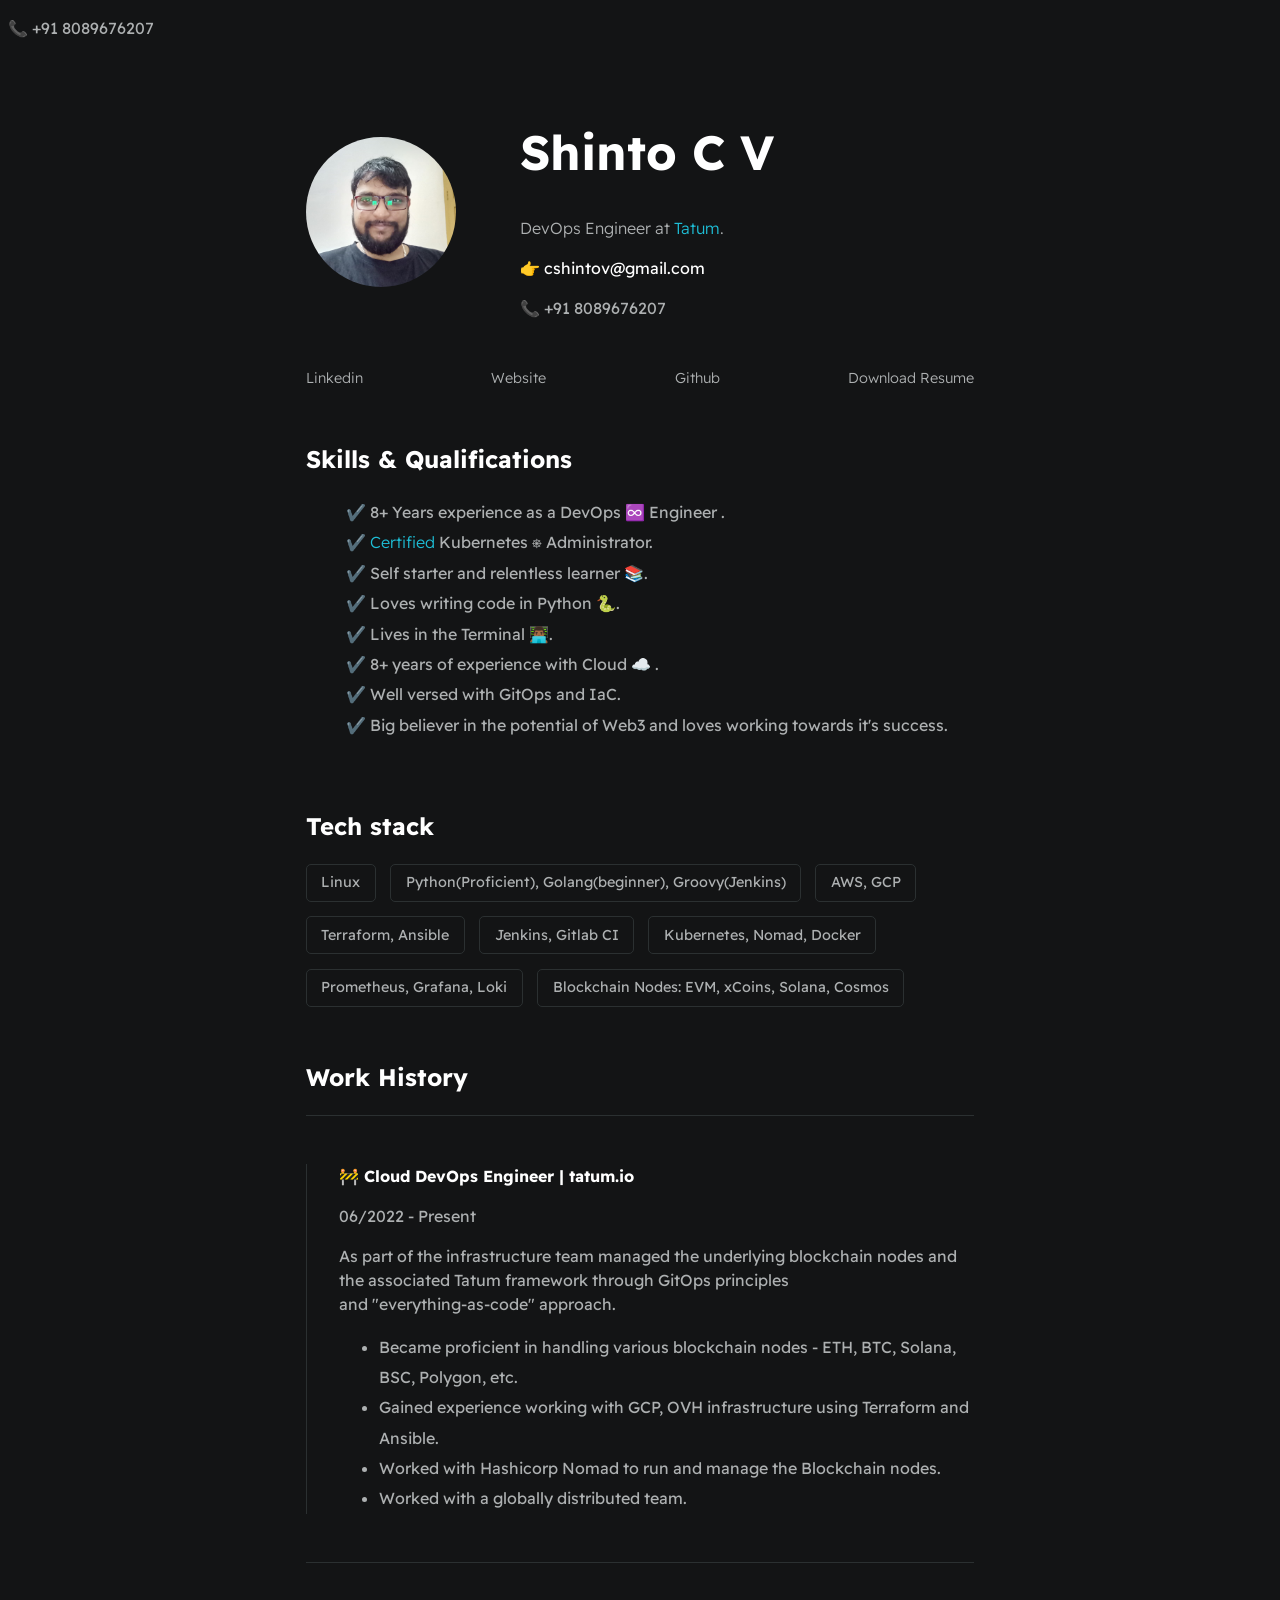
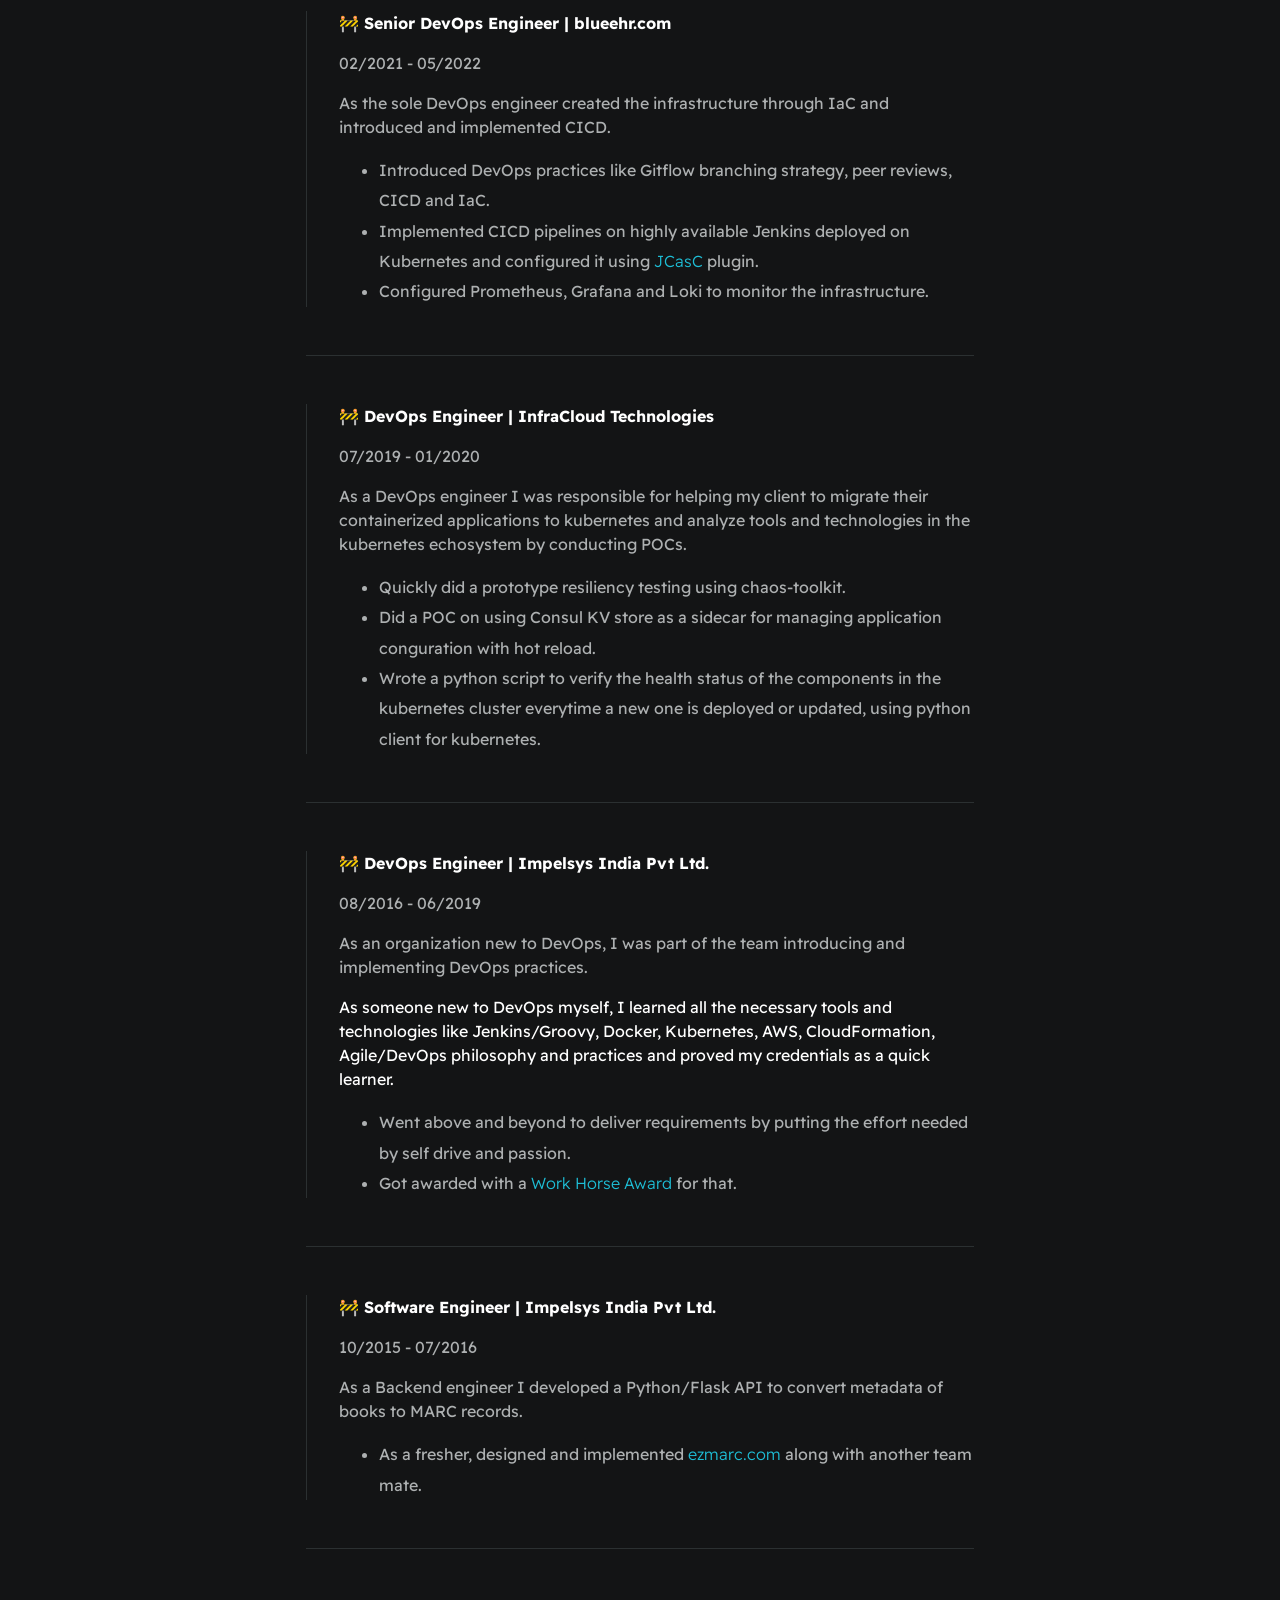
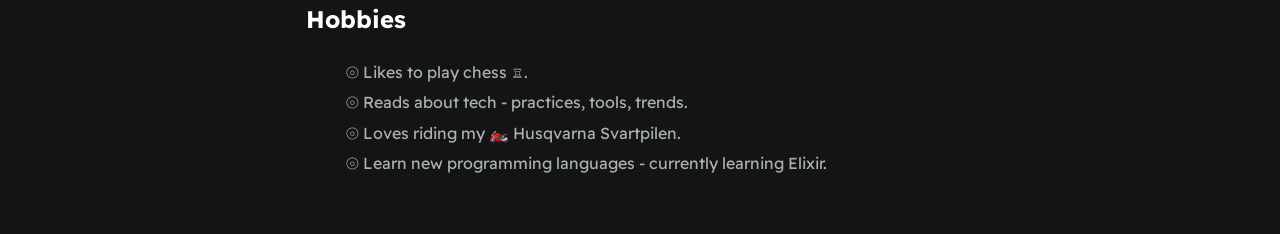
<file: index.html>
<!DOCTYPE html>
<html>
    <head>
        <meta charset="utf-8">
        <meta http-equiv="X-UA-Compatible" content="IE=edge">
        <title>Shinto C V</title>
        <meta name="description" content="">
        <meta name="viewport" content="width=device-width, initial-scale=1">
        <link rel="stylesheet" href="./styles/main.css">
        <p id="contact">📞 +91 8089676207</p>
    </head>
    <body>
        <div id="container--main">

            <section id="wrapper--hero" class="section--page">
                <img id="profile-pic" src="./assets/images/profilepic.jpg">

                <div>
                    <h1 id="user-name">Shinto C V</h1>
                    <p id="bio">DevOps Engineer at <a href="https://www.tatum.io/" target="_blank">Tatum</a>.</p>
                    <p id="email">👉 cshintov@gmail.com</p>
                    <p id="contact">📞 +91 8089676207</p>
                </div>
            </section>

            <section class="section--page">
                <div id="socials--list">
                    <a href="https://www.linkedin.com/in/shinto-cv/" target="_blank">Linkedin</a>
                    <a href="https://shendao.in/" target="_blank">Website</a>
                    <a href="https://github.com/cshintov" target="_blank">Github</a>
                    <a href="./assets/Shinto_C_V_2023_10.pdf" target="_blank">Download Resume</a>
                </div>
            </section>

            <section class="section--page">
                <h2>Skills & Qualifications</h2>
                <ul id="qualifications--list">
                    <li>✔️ 8+ Years experience as a DevOps ♾️  Engineer .</li>
                    <li>✔️  <a href="https://ti-user-certificates.s3.amazonaws.com/e0df7fbf-a057-42af-8a1f-590912be5460/80b43799-ddd1-58e2-9177-0a7fa5898d0b-shinto-c-v-e5f8e9cc-c843-46bb-aa3b-5152d126384c-certificate.pdf" target="_blank">Certified </a>Kubernetes ⎈ Administrator.</li>
                    <li>✔️ Self starter and relentless learner 📚.</li>
                    <li>✔️ Loves writing code in Python 🐍.</li>
                    <li>✔️ Lives in the Terminal 👨🏾‍💻.
                    <li>✔️ 8+ years of experience with Cloud ☁️ .</li>
                    <li>✔️ Well versed with GitOps and IaC.</li>
                    <li>✔️ Big believer in the potential of Web3 and loves working towards it's success.</li>
                </ul>
            </section>

            <section class="section--page">
                <h2>Tech stack</h2>

                <div id="wrapper--techstack__items">
                    <div class="card--techstack"><span>Linux</span></div>
                    <div class="card--techstack"><span>Python(Proficient), Golang(beginner), Groovy(Jenkins)</span></div>
                    <div class="card--techstack"><span>AWS, GCP</span></div>
                    <div class="card--techstack"><span>Terraform, Ansible</span></div>
                    <div class="card--techstack"><span>Jenkins, Gitlab CI</span></div>
                    <div class="card--techstack"><span>Kubernetes, Nomad, Docker</span></div>
                    <div class="card--techstack"><span>Prometheus, Grafana, Loki</span></div>
                    <div class="card--techstack"><span>Blockchain Nodes: EVM, xCoins, Solana, Cosmos</span></div>
                </div>
            </section>

            <section id="work-history-wrapper" class="section--page">
                <h2>Work History</h2>

                <div class="line-break"></div>
                <div class="card--work-history">
                    <strong>🚧 Cloud DevOps Engineer | tatum.io</strong>
                    <p>06/2022 - Present</p>
                    <p>As part of the infrastructure team managed the underlying blockchain nodes and the associated Tatum framework through GitOps principles <br>
                    and "everything-as-code" approach.</p>
                    <ul>
                        <li>Became proficient in handling various blockchain nodes - ETH, BTC, Solana, BSC, Polygon, etc.</li>
                        <li>Gained experience working with GCP, OVH infrastructure using Terraform and Ansible.</li>
                        <li>Worked with Hashicorp Nomad to run and manage the Blockchain nodes.</li>
                        <li>Worked with a globally distributed team.</li>
                    </ul>
                </div>

                <div class="line-break"></div>

                <div class="card--work-history">
                    <strong>🚧 Senior DevOps Engineer | blueehr.com</strong>
                    <p>02/2021 - 05/2022</p>
                    <p>As the sole DevOps engineer created the infrastructure through IaC and introduced and implemented CICD.</p>
                    <ul>
                        <li>Introduced DevOps practices like Gitflow branching strategy, peer reviews, CICD and IaC.</li>
                        <li>Implemented CICD pipelines on highly available Jenkins deployed on Kubernetes and configured it using
                          <a href="https://www.jenkins.io/projects/jcasc/" target="_blank">JCasC</a> plugin.</li>
                        <li>Configured Prometheus, Grafana and Loki to monitor the infrastructure.</li>
                    </ul>
                </div>

                <div class="line-break"></div>

                <div class="card--work-history">
                    <strong>🚧 DevOps Engineer | InfraCloud Technologies</strong>
                    <p>07/2019 - 01/2020</p>
                    <p>As a DevOps engineer I was responsible for helping my client to migrate their containerized applications to kubernetes and analyze tools and technologies in the kubernetes echosystem by conducting POCs.</p>
                    <ul>
                      <li>Quickly did a prototype resiliency testing using chaos-toolkit.</li>
                      <li>Did a POC on using Consul KV store as a sidecar for managing application conguration with hot reload.</li>
                      <li>Wrote a python script to verify the health status of the components in the kubernetes cluster everytime a new one is deployed or updated, using python client for kubernetes.</li>
                    </ul>
                </div>

                <div class="line-break"></div>

                <div class="card--work-history">
                    <strong>🚧 DevOps Engineer | Impelsys India Pvt Ltd.</strong>
                    <p>08/2016 - 06/2019</p>

                    <p>As an organization new to DevOps, I was part of the team introducing and implementing DevOps practices.</p>
                    As someone new to DevOps myself, I learned all the necessary tools and technologies like Jenkins/Groovy, Docker, Kubernetes, AWS, CloudFormation,
                    Agile/DevOps philosophy and practices and proved my credentials as a quick learner.</p>

                    <ul>
                      <li>Went above and beyond to deliver requirements by putting the effort needed by self drive and passion.</li>
                      <li>Got awarded with a <a href="./assets/images/workhorse.jpg" target="_blank">Work Horse Award</a> for that.</li>
                    </ul>
                </div>

                <div class="line-break"></div>

                <div class="card--work-history">
                    <strong>🚧 Software Engineer | Impelsys India Pvt Ltd.</strong>
                    <p>10/2015 - 07/2016</p>

                    <p>As a Backend engineer I developed a Python/Flask API to convert metadata of books to MARC records.</p>

                    <ul>
                      <li>As a fresher, designed and implemented <a href="https://www.ezmarc.com/" target="_blank">ezmarc.com</a> along with another team mate.</li>
                    </ul>
                </div>

                <div class="line-break"></div>
            </section>

            <section class="section--page">
                <h2>Hobbies</h2>
                <ul id="qualifications--list">
                    <li> ⦾ Likes to play chess ♖.</li>
                    <li> ⦾ Reads about tech - practices, tools, trends.</li>
                    <li> ⦾ Loves riding my 🏍️ Husqvarna Svartpilen.</li>
                    <li> ⦾ Learn new programming languages - currently learning Elixir.</li>
                </ul>
            </section>

        </div>
    </body>
</html>
</file>
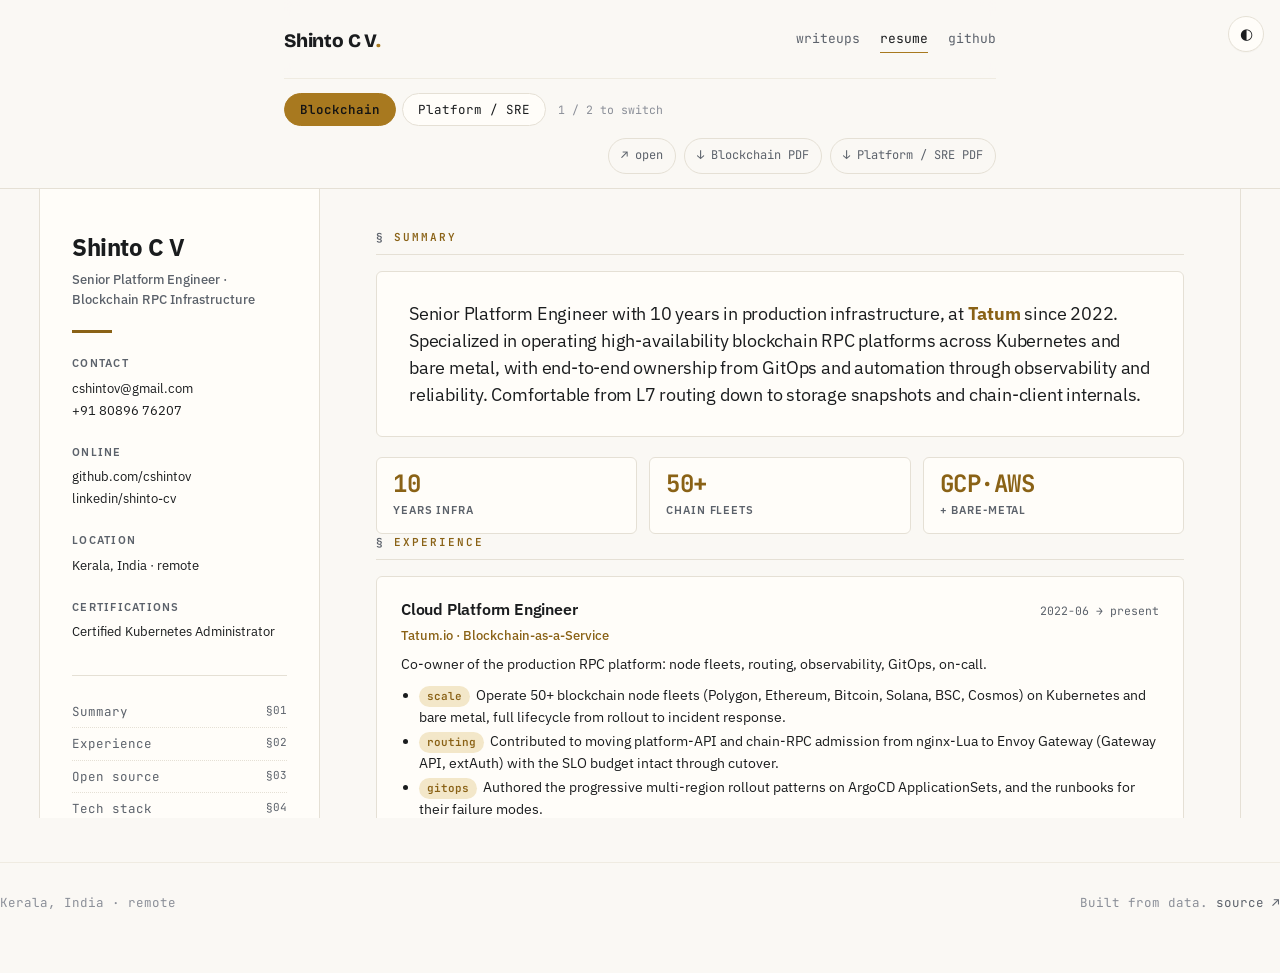
<file: resume/index.html>
<!DOCTYPE html>
<html lang="en">
<head>
<meta charset="utf-8">
<meta name="viewport" content="width=device-width, initial-scale=1">
<title>Resume · Shinto C V</title>
<meta name="description" content="10 years in production infrastructure. Specialized in operating high-availability blockchain RPC platforms across Kubernetes and bare metal, with end-to-end ownership from GitOps and automation through observability and reliability.
">
<link rel="canonical" href="https://cshintov.github.io/resume/">
<meta property="og:type" content="profile">
<meta property="og:title" content="Shinto C V · Senior Platform Engineer">
<meta property="og:description" content="10 years in production infrastructure. Specialized in operating high-availability blockchain RPC platforms across Kubernetes and bare metal, with end-to-end ownership from GitOps and automation through observability and reliability.
">
<meta property="og:url" content="https://cshintov.github.io/resume/">
<meta name="twitter:card" content="summary">
<style>
/* Shared site system: tokens, chrome (header/footer/toggle), type. Included by home, writeups, resume shells. */
@import url('https://fonts.googleapis.com/css2?family=Bricolage+Grotesque:opsz,wght@12..48,600;12..48,700;12..48,800&family=IBM+Plex+Sans:ital,wght@0,400;0,500;0,600;1,400&family=JetBrains+Mono:wght@400;500;600&display=swap');

:root{
  --bg:#faf8f4; --panel:#fffdf9; --panel-2:#f1ede4; --ink:#1a1c1e; --soft:#5c626b; --faint:#8b8f98;
  --line:#e5e0d5; --line-soft:#efebe1;
  --gold:#a8791f; --gold-2:#8a6216;
  --erigon:#d8501f; --sglang:#3a8f16;
  --shadow:0 1px 0 rgba(0,0,0,.02),0 14px 40px -26px rgba(40,30,10,.4);
  --mono:'JetBrains Mono',ui-monospace,SFMono-Regular,Menlo,monospace;
  --sans:'IBM Plex Sans',system-ui,sans-serif;
  --disp:'Bricolage Grotesque','IBM Plex Sans',system-ui,sans-serif;
}
@media (prefers-color-scheme: dark){
  :root:not([data-theme="light"]){
    --bg:#0d0f12; --panel:#14171b; --panel-2:#1b1f25; --ink:#edeef0; --soft:#99a0aa; --faint:#6b727c;
    --line:#262a30; --line-soft:#1e2228;
    --gold:#e0b25a; --gold-2:#e0b25a;
    --erigon:#ff7a45; --sglang:#8fe23a;
    --shadow:0 0 0 1px rgba(255,255,255,.02),0 30px 60px -34px rgba(0,0,0,.85);
  }
}
:root[data-theme="dark"]{
  --bg:#0d0f12; --panel:#14171b; --panel-2:#1b1f25; --ink:#edeef0; --soft:#99a0aa; --faint:#6b727c;
  --line:#262a30; --line-soft:#1e2228;
  --gold:#e0b25a; --gold-2:#e0b25a;
  --erigon:#ff7a45; --sglang:#8fe23a;
  --shadow:0 0 0 1px rgba(255,255,255,.02),0 30px 60px -34px rgba(0,0,0,.85);
}

*{box-sizing:border-box}
html{-webkit-text-size-adjust:100%;scroll-behavior:smooth}
body{margin:0;background:var(--bg);color:var(--ink);font-family:var(--sans);
  font-size:17px;line-height:1.6;-webkit-font-smoothing:antialiased}
a{color:inherit;text-decoration:none}
.wrap{max-width:760px;margin:0 auto;padding:0 24px}

header.site{display:flex;justify-content:space-between;align-items:center;
  padding:26px 0 22px;position:sticky;top:0;z-index:10;
  background:color-mix(in oklab,var(--bg) 88%,transparent);backdrop-filter:blur(8px);
  border-bottom:1px solid var(--line-soft)}
.brand{font-family:var(--disp);font-weight:800;font-size:19px;letter-spacing:-.01em}
.brand .dot{color:var(--gold)}
nav.top{display:flex;gap:20px;font-family:var(--mono);font-size:13px;color:var(--soft)}
nav.top a{padding-bottom:2px;border-bottom:1.5px solid transparent;transition:border-color .15s,color .15s}
nav.top a:hover,nav.top a.on{color:var(--ink);border-bottom-color:var(--gold)}
@media(max-width:520px){nav.top{gap:14px;font-size:12px}}

.sec{padding:46px 0 8px}
.sec-head{display:flex;align-items:baseline;justify-content:space-between;margin-bottom:8px}
.sec-head h2{font-family:var(--disp);font-weight:700;font-size:14px;letter-spacing:.14em;
  text-transform:uppercase;color:var(--soft);margin:0}
.sec-head .count{font-family:var(--mono);font-size:12px;color:var(--faint)}

/* writeup rows (shared by home feed and writeups index) */
.feed{display:flex;flex-direction:column}
.post{display:block;padding:26px 0 26px 22px;border-top:1px solid var(--line);position:relative;transition:padding-left .18s}
.post:first-child{border-top:0}
.post::before{content:"";position:absolute;left:0;top:30px;width:4px;height:0;border-radius:3px;background:var(--accent);transition:height .18s}
.post:hover{padding-left:30px}
.post:hover::before{height:calc(100% - 52px)}
.post .meta{font-family:var(--mono);font-size:12.5px;color:var(--faint);display:flex;flex-wrap:wrap;gap:8px;align-items:center;margin-bottom:11px}
.post .meta .chip{color:var(--accent);border:1px solid color-mix(in oklab,var(--accent) 40%,var(--line));border-radius:5px;padding:2px 8px;letter-spacing:.02em}
.post .meta .sep{color:var(--line)}
.post h3{font-family:var(--disp);font-weight:700;letter-spacing:-.015em;line-height:1.08;font-size:clamp(24px,4.4vw,32px);margin:0 0 9px;text-wrap:balance;transition:color .15s}
.post:hover h3{color:var(--accent)}
.post .dek{color:var(--soft);font-size:16.5px;max-width:60ch;margin:0}
.post .dek code{font-family:var(--mono);font-size:.9em}
.post .go{font-family:var(--mono);font-size:12.5px;color:var(--faint);margin-top:13px;display:inline-flex;gap:7px;align-items:center}
.post:hover .go{color:var(--accent)}

footer.site{margin-top:44px;padding:30px 0 60px;border-top:1px solid var(--line-soft);
  font-family:var(--mono);font-size:12.5px;color:var(--faint);display:flex;justify-content:space-between;flex-wrap:wrap;gap:12px}
footer.site a{color:var(--soft)} footer.site a:hover{color:var(--gold)}

.toggle{position:fixed;top:16px;right:16px;z-index:20;width:36px;height:36px;border-radius:50%;
  border:1px solid var(--line);background:var(--panel);color:var(--ink);cursor:pointer;font-size:15px;box-shadow:var(--shadow)}
.toggle:hover{border-color:var(--gold)}
@media(max-width:520px){.toggle{display:none}}
@media (prefers-reduced-motion: reduce){*{animation:none!important;transition:none!important;scroll-behavior:auto}}html,body{height:100%}
body{display:flex;flex-direction:column}
.wrap.top{flex:0 0 auto;width:100%}
.bar{display:flex;align-items:center;gap:12px;flex-wrap:wrap;padding:14px 0 14px}
.tabs{display:flex;gap:6px;flex-wrap:wrap}
.tabs button{appearance:none;background:var(--panel);border:1px solid var(--line);color:var(--ink);
  padding:7px 15px;border-radius:999px;font-family:var(--mono);font-size:12.5px;cursor:pointer;transition:all .15s}
.tabs button:hover{border-color:var(--gold)}
.tabs button.active{background:var(--gold);border-color:var(--gold);color:#141414;font-weight:600}
.actions{margin-left:auto;display:flex;gap:8px;flex-wrap:wrap}
.actions a{font-family:var(--mono);font-size:12px;color:var(--soft);padding:7px 12px;border:1px solid var(--line);border-radius:999px;white-space:nowrap;transition:all .15s}
.actions a:hover{color:var(--ink);border-color:var(--gold)}
.hint{font-family:var(--mono);font-size:11.5px;color:var(--faint)}
main{flex:1 1 auto;position:relative;min-height:70vh;border-top:1px solid var(--line)}
iframe{position:absolute;inset:0;width:100%;height:100%;border:0;display:none;background:#fff}
iframe.active{display:block}
@media(max-width:520px){.actions{margin-left:0}.hint{display:none}}
</style>
</head>
<body>
<div class="wrap top">
  <button class="toggle" id="themeBtn" aria-label="Toggle theme">◐</button>
<header class="site">
  <a class="brand" href="/">Shinto C V<span class="dot">.</span></a>
  <nav class="top">
    <a href="/writeups/">writeups</a>
    <a href="/resume/" class="on">resume</a>
    <a href="https://github.com/cshintov" target="_blank" rel="noopener">github</a>
  </nav>
</header>
  <div class="bar">
    <nav class="tabs">
<button data-src="/variants/engineering-brief.html?v=1787848782" class="active">Blockchain</button>
<button data-src="/variants/engineering-brief-platform.html?v=1787848782">Platform / SRE</button>
    </nav>
    <span class="hint">1 / 2 to switch</span>
    <div class="actions">
      <a id="open-tab" href="/variants/engineering-brief.html" target="_blank" rel="noopener">↗ open</a>
<a href="/variants/pdf/engineering-brief.pdf" target="_blank">↓ Blockchain PDF</a><a href="/variants/pdf/engineering-brief-platform.pdf" target="_blank">↓ Platform / SRE PDF</a>    </div>
  </div>
</div>

<main>
<iframe id="f-engineering-brief" src="/variants/engineering-brief.html?v=1787848782" class="active" title="Blockchain"></iframe>
<iframe id="f-engineering-brief-platform" data-src="/variants/engineering-brief-platform.html?v=1787848782" title="Platform / SRE"></iframe>
</main>

<script>
  const allTabs = document.querySelectorAll('nav.tabs button');
  const frames = document.querySelectorAll('main iframe');
  const openTab = document.getElementById('open-tab');
  function activate(src) {
    const bareKey = src.replace(/\?.*$/, '').replace('/variants/', '').replace('.html', '');
    allTabs.forEach(b => b.classList.toggle('active', b.dataset.src === src));
    frames.forEach(fr => {
      const want = (fr.id === 'f-' + bareKey);
      if (want && !fr.src) fr.src = fr.dataset.src || src;
      fr.classList.toggle('active', want);
    });
    openTab.href = src;
    history.replaceState(null, '', '#' + bareKey);
  }
  allTabs.forEach(b => b.addEventListener('click', () => activate(b.dataset.src)));
  window.addEventListener('keydown', e => {
    if (e.metaKey || e.ctrlKey || e.altKey) return;
    const i = parseInt(e.key, 10);
    if (i >= 1 && i <= allTabs.length) { e.preventDefault(); activate(allTabs[i-1].dataset.src); }
  });
  const hash = location.hash.replace('#','');
  if (hash) { const m = Array.from(allTabs).find(b => b.dataset.src.includes(hash)); if (m) activate(m.dataset.src); }
</script>
<footer class="site">
  <span>Kerala, India · remote</span>
  <span>Built from data. <a href="https://github.com/cshintov/cshintov.github.io" target="_blank" rel="noopener">source ↗</a></span>
</footer>
<script>
(function(){
  var b=document.getElementById('themeBtn'),root=document.documentElement;
  if(!b)return;
  function cur(){var t=root.getAttribute('data-theme');return t||((window.matchMedia&&matchMedia('(prefers-color-scheme: dark)').matches)?'dark':'light');}
  b.addEventListener('click',function(){root.setAttribute('data-theme',cur()==='dark'?'light':'dark');});
})();
</script>
</body>
</html>
</file>
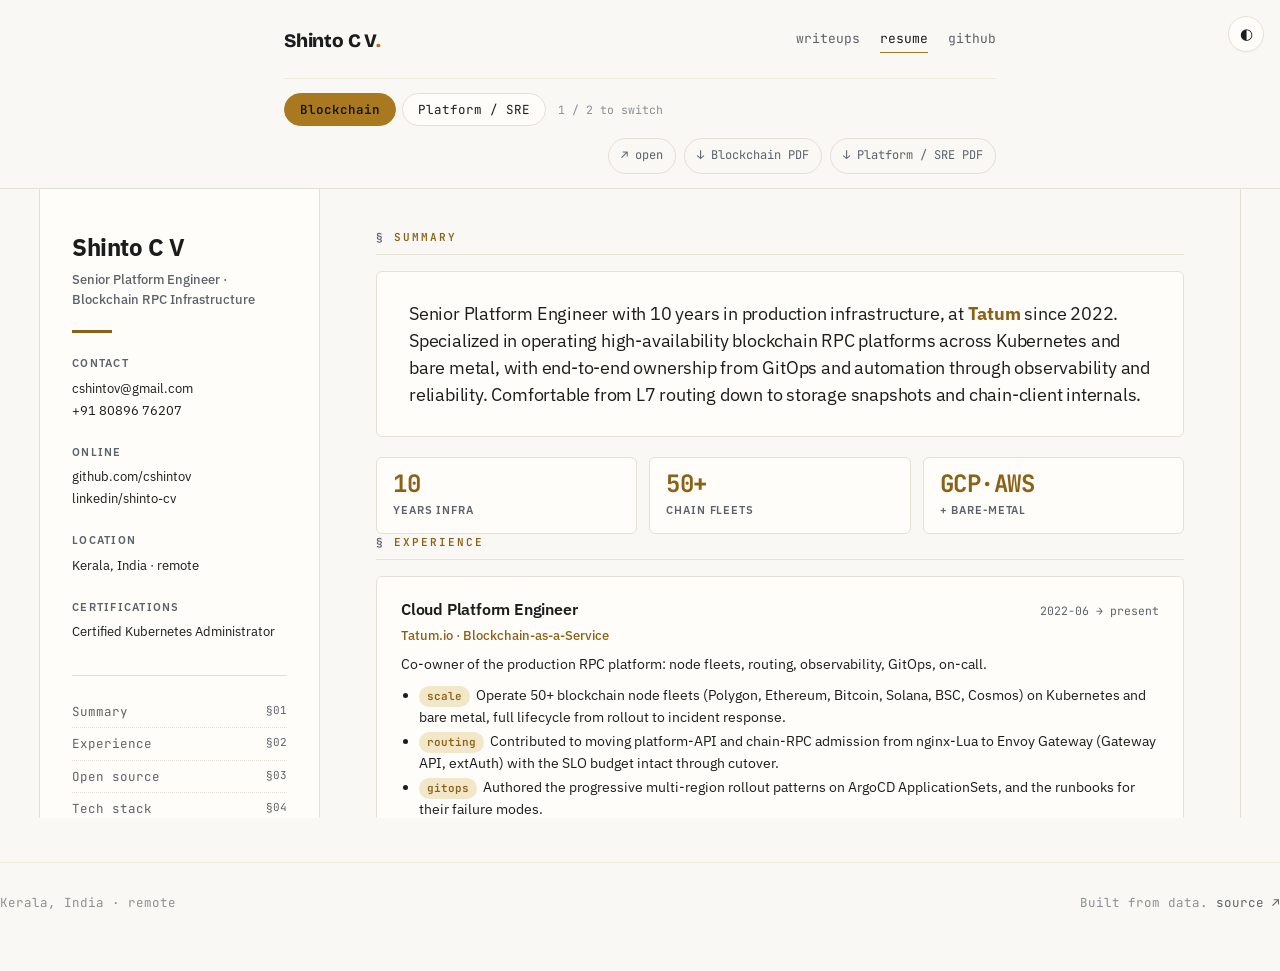
<file: variants/index.html>
<!DOCTYPE html><html lang="en"><head><meta charset="utf-8"><meta http-equiv="refresh" content="0; url=/resume/"><link rel="canonical" href="/resume/"><title>Redirecting</title></head><body><a href="/resume/">Moved to /resume/</a></body></html>
</file>
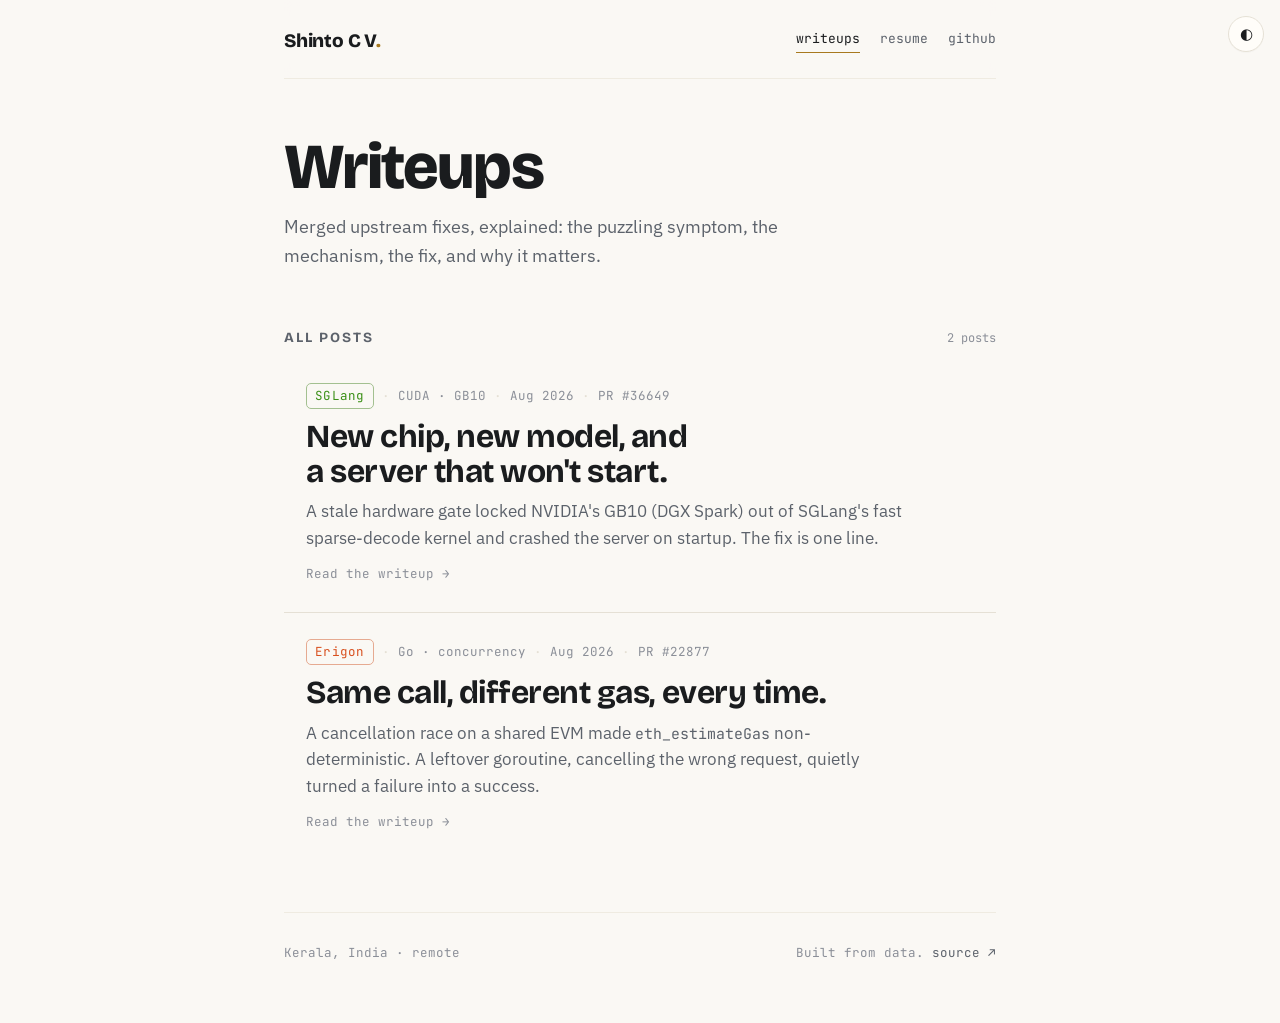
<file: writeups/index.html>
<!DOCTYPE html>
<html lang="en">
<head>
<meta charset="utf-8">
<meta name="viewport" content="width=device-width, initial-scale=1">
<title>Writeups · Shinto C V</title>
<meta name="description" content="Technical writeups by Shinto C V: merged upstream fixes, the bug, the mechanism, the fix.">
<link rel="canonical" href="https://cshintov.github.io/writeups/">
<meta property="og:type" content="website">
<meta property="og:title" content="Writeups · Shinto C V">
<meta property="og:description" content="Merged upstream fixes, explained: the bug, the mechanism, the fix.">
<meta property="og:url" content="https://cshintov.github.io/writeups/">
<meta name="twitter:card" content="summary">
<meta name="twitter:creator" content="@codengod">
<style>
/* Shared site system: tokens, chrome (header/footer/toggle), type. Included by home, writeups, resume shells. */
@import url('https://fonts.googleapis.com/css2?family=Bricolage+Grotesque:opsz,wght@12..48,600;12..48,700;12..48,800&family=IBM+Plex+Sans:ital,wght@0,400;0,500;0,600;1,400&family=JetBrains+Mono:wght@400;500;600&display=swap');

:root{
  --bg:#faf8f4; --panel:#fffdf9; --panel-2:#f1ede4; --ink:#1a1c1e; --soft:#5c626b; --faint:#8b8f98;
  --line:#e5e0d5; --line-soft:#efebe1;
  --gold:#a8791f; --gold-2:#8a6216;
  --erigon:#d8501f; --sglang:#3a8f16;
  --shadow:0 1px 0 rgba(0,0,0,.02),0 14px 40px -26px rgba(40,30,10,.4);
  --mono:'JetBrains Mono',ui-monospace,SFMono-Regular,Menlo,monospace;
  --sans:'IBM Plex Sans',system-ui,sans-serif;
  --disp:'Bricolage Grotesque','IBM Plex Sans',system-ui,sans-serif;
}
@media (prefers-color-scheme: dark){
  :root:not([data-theme="light"]){
    --bg:#0d0f12; --panel:#14171b; --panel-2:#1b1f25; --ink:#edeef0; --soft:#99a0aa; --faint:#6b727c;
    --line:#262a30; --line-soft:#1e2228;
    --gold:#e0b25a; --gold-2:#e0b25a;
    --erigon:#ff7a45; --sglang:#8fe23a;
    --shadow:0 0 0 1px rgba(255,255,255,.02),0 30px 60px -34px rgba(0,0,0,.85);
  }
}
:root[data-theme="dark"]{
  --bg:#0d0f12; --panel:#14171b; --panel-2:#1b1f25; --ink:#edeef0; --soft:#99a0aa; --faint:#6b727c;
  --line:#262a30; --line-soft:#1e2228;
  --gold:#e0b25a; --gold-2:#e0b25a;
  --erigon:#ff7a45; --sglang:#8fe23a;
  --shadow:0 0 0 1px rgba(255,255,255,.02),0 30px 60px -34px rgba(0,0,0,.85);
}

*{box-sizing:border-box}
html{-webkit-text-size-adjust:100%;scroll-behavior:smooth}
body{margin:0;background:var(--bg);color:var(--ink);font-family:var(--sans);
  font-size:17px;line-height:1.6;-webkit-font-smoothing:antialiased}
a{color:inherit;text-decoration:none}
.wrap{max-width:760px;margin:0 auto;padding:0 24px}

header.site{display:flex;justify-content:space-between;align-items:center;
  padding:26px 0 22px;position:sticky;top:0;z-index:10;
  background:color-mix(in oklab,var(--bg) 88%,transparent);backdrop-filter:blur(8px);
  border-bottom:1px solid var(--line-soft)}
.brand{font-family:var(--disp);font-weight:800;font-size:19px;letter-spacing:-.01em}
.brand .dot{color:var(--gold)}
nav.top{display:flex;gap:20px;font-family:var(--mono);font-size:13px;color:var(--soft)}
nav.top a{padding-bottom:2px;border-bottom:1.5px solid transparent;transition:border-color .15s,color .15s}
nav.top a:hover,nav.top a.on{color:var(--ink);border-bottom-color:var(--gold)}
@media(max-width:520px){nav.top{gap:14px;font-size:12px}}

.sec{padding:46px 0 8px}
.sec-head{display:flex;align-items:baseline;justify-content:space-between;margin-bottom:8px}
.sec-head h2{font-family:var(--disp);font-weight:700;font-size:14px;letter-spacing:.14em;
  text-transform:uppercase;color:var(--soft);margin:0}
.sec-head .count{font-family:var(--mono);font-size:12px;color:var(--faint)}

/* writeup rows (shared by home feed and writeups index) */
.feed{display:flex;flex-direction:column}
.post{display:block;padding:26px 0 26px 22px;border-top:1px solid var(--line);position:relative;transition:padding-left .18s}
.post:first-child{border-top:0}
.post::before{content:"";position:absolute;left:0;top:30px;width:4px;height:0;border-radius:3px;background:var(--accent);transition:height .18s}
.post:hover{padding-left:30px}
.post:hover::before{height:calc(100% - 52px)}
.post .meta{font-family:var(--mono);font-size:12.5px;color:var(--faint);display:flex;flex-wrap:wrap;gap:8px;align-items:center;margin-bottom:11px}
.post .meta .chip{color:var(--accent);border:1px solid color-mix(in oklab,var(--accent) 40%,var(--line));border-radius:5px;padding:2px 8px;letter-spacing:.02em}
.post .meta .sep{color:var(--line)}
.post h3{font-family:var(--disp);font-weight:700;letter-spacing:-.015em;line-height:1.08;font-size:clamp(24px,4.4vw,32px);margin:0 0 9px;text-wrap:balance;transition:color .15s}
.post:hover h3{color:var(--accent)}
.post .dek{color:var(--soft);font-size:16.5px;max-width:60ch;margin:0}
.post .dek code{font-family:var(--mono);font-size:.9em}
.post .go{font-family:var(--mono);font-size:12.5px;color:var(--faint);margin-top:13px;display:inline-flex;gap:7px;align-items:center}
.post:hover .go{color:var(--accent)}

footer.site{margin-top:44px;padding:30px 0 60px;border-top:1px solid var(--line-soft);
  font-family:var(--mono);font-size:12.5px;color:var(--faint);display:flex;justify-content:space-between;flex-wrap:wrap;gap:12px}
footer.site a{color:var(--soft)} footer.site a:hover{color:var(--gold)}

.toggle{position:fixed;top:16px;right:16px;z-index:20;width:36px;height:36px;border-radius:50%;
  border:1px solid var(--line);background:var(--panel);color:var(--ink);cursor:pointer;font-size:15px;box-shadow:var(--shadow)}
.toggle:hover{border-color:var(--gold)}
@media(max-width:520px){.toggle{display:none}}
@media (prefers-reduced-motion: reduce){*{animation:none!important;transition:none!important;scroll-behavior:auto}}.head{padding:56px 0 10px}
.head h1{font-family:var(--disp);font-weight:800;letter-spacing:-.03em;line-height:1;font-size:clamp(40px,9vw,64px);margin:0 0 14px}
.head p{color:var(--soft);font-size:18px;max-width:52ch;margin:0}
</style>
</head>
<body>
<div class="wrap">
  <button class="toggle" id="themeBtn" aria-label="Toggle theme">◐</button>
<header class="site">
  <a class="brand" href="/">Shinto C V<span class="dot">.</span></a>
  <nav class="top">
    <a href="/writeups/" class="on">writeups</a>
    <a href="/resume/">resume</a>
    <a href="https://github.com/cshintov" target="_blank" rel="noopener">github</a>
  </nav>
</header>

  <section class="head">
    <h1>Writeups</h1>
    <p>Merged upstream fixes, explained: the puzzling symptom, the mechanism, the fix, and why it matters.</p>
  </section>

  <section class="sec">
    <div class="sec-head">
      <h2>All posts</h2>
      <span class="count">2 posts</span>
    </div>
    <div class="feed">
<a class="post" style="--accent:var(--sglang)" href="/writeups/sglang-sm121-sparse-decode/">
  <div class="meta">
    <span class="chip">SGLang</span><span class="sep">·</span>
    <span>CUDA · GB10</span><span class="sep">·</span>
    <span>Aug 2026</span><span class="sep">·</span>
    <span>PR #36649</span>
  </div>
  <h3>New chip, new model, and a server that won't start.</h3>
  <p class="dek">A stale hardware gate locked NVIDIA's GB10 (DGX Spark) out of SGLang's fast sparse-decode kernel and crashed the server on startup. The fix is one line.</p>
  <span class="go">Read the writeup →</span>
</a>
<a class="post" style="--accent:var(--erigon)" href="/writeups/erigon-estimategas-fix/">
  <div class="meta">
    <span class="chip">Erigon</span><span class="sep">·</span>
    <span>Go · concurrency</span><span class="sep">·</span>
    <span>Aug 2026</span><span class="sep">·</span>
    <span>PR #22877</span>
  </div>
  <h3>Same call, different gas, every time.</h3>
  <p class="dek">A cancellation race on a shared EVM made <code>eth_estimateGas</code> non-deterministic. A leftover goroutine, cancelling the wrong request, quietly turned a failure into a success.</p>
  <span class="go">Read the writeup →</span>
</a>
    </div>
  </section>

  <footer class="site">
  <span>Kerala, India · remote</span>
  <span>Built from data. <a href="https://github.com/cshintov/cshintov.github.io" target="_blank" rel="noopener">source ↗</a></span>
</footer>
<script>
(function(){
  var b=document.getElementById('themeBtn'),root=document.documentElement;
  if(!b)return;
  function cur(){var t=root.getAttribute('data-theme');return t||((window.matchMedia&&matchMedia('(prefers-color-scheme: dark)').matches)?'dark':'light');}
  b.addEventListener('click',function(){root.setAttribute('data-theme',cur()==='dark'?'light':'dark');});
})();
</script>
</div>
</body>
</html>
</file>
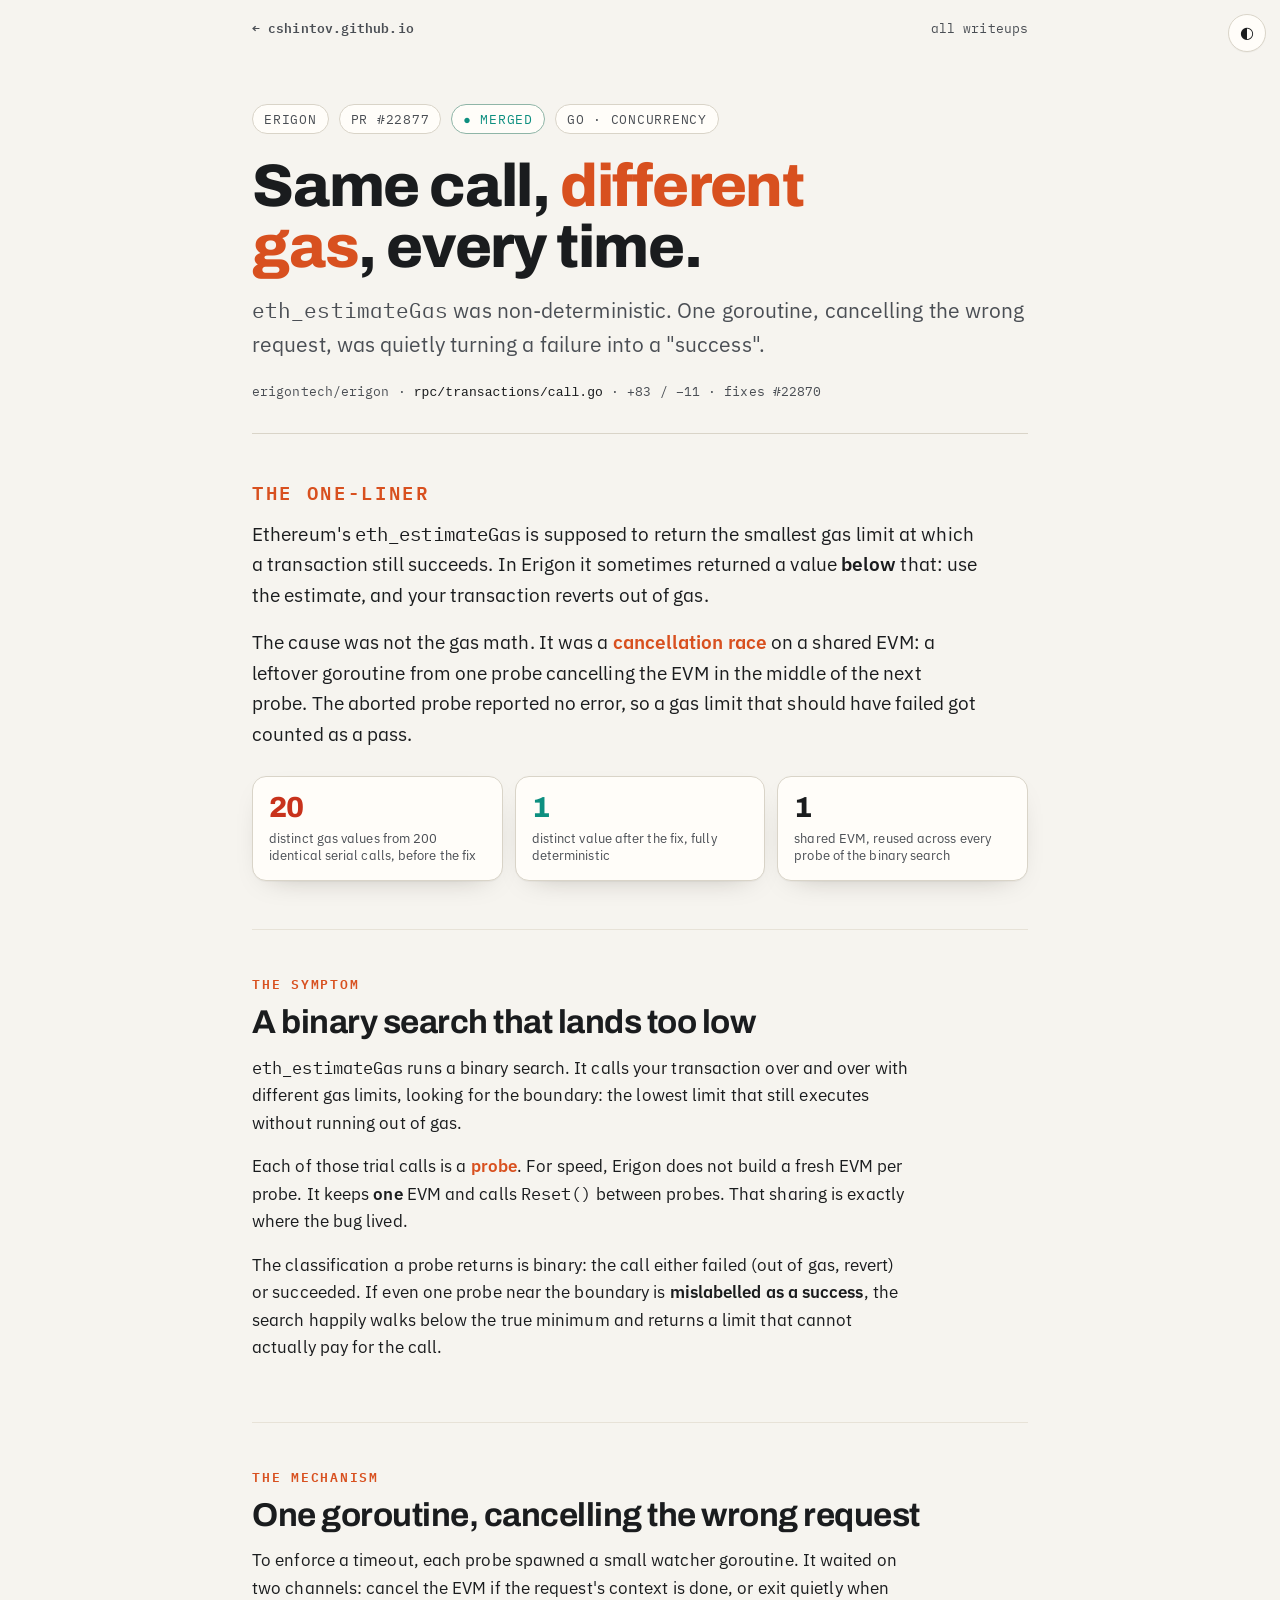
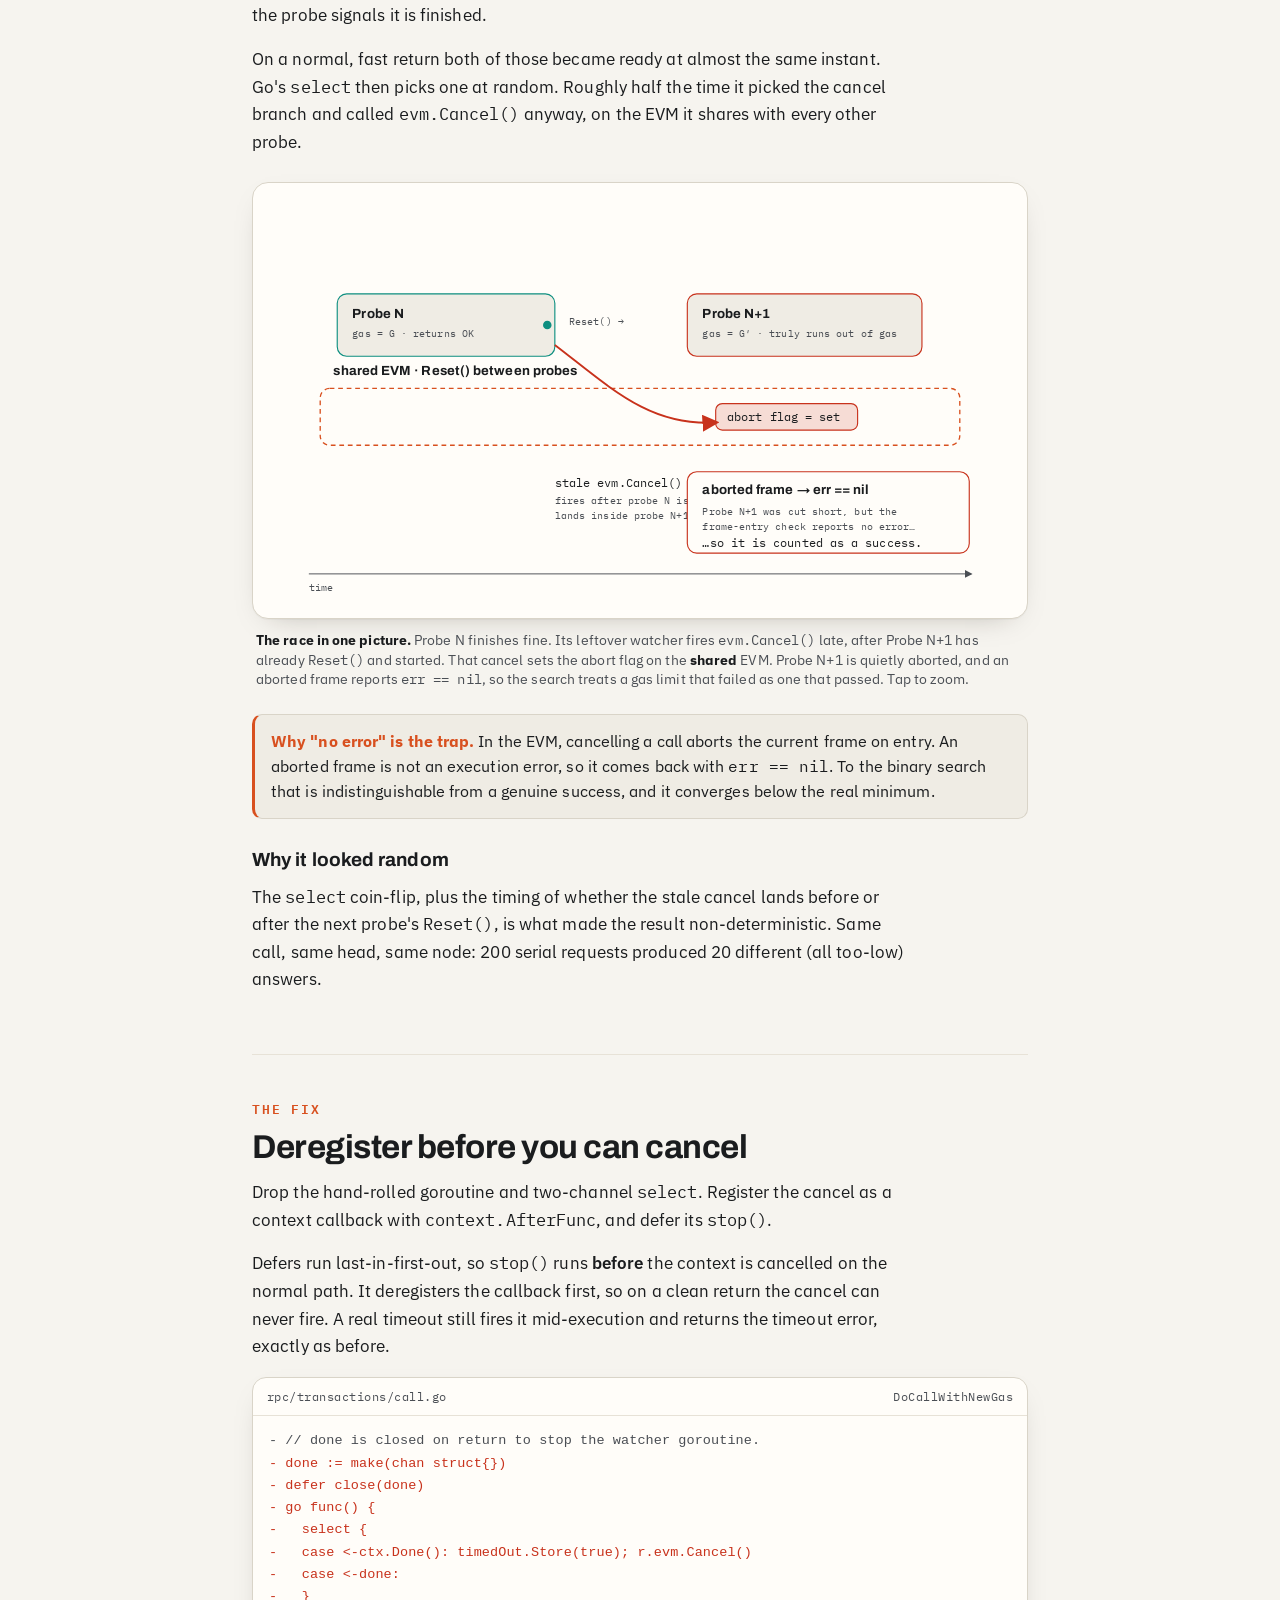
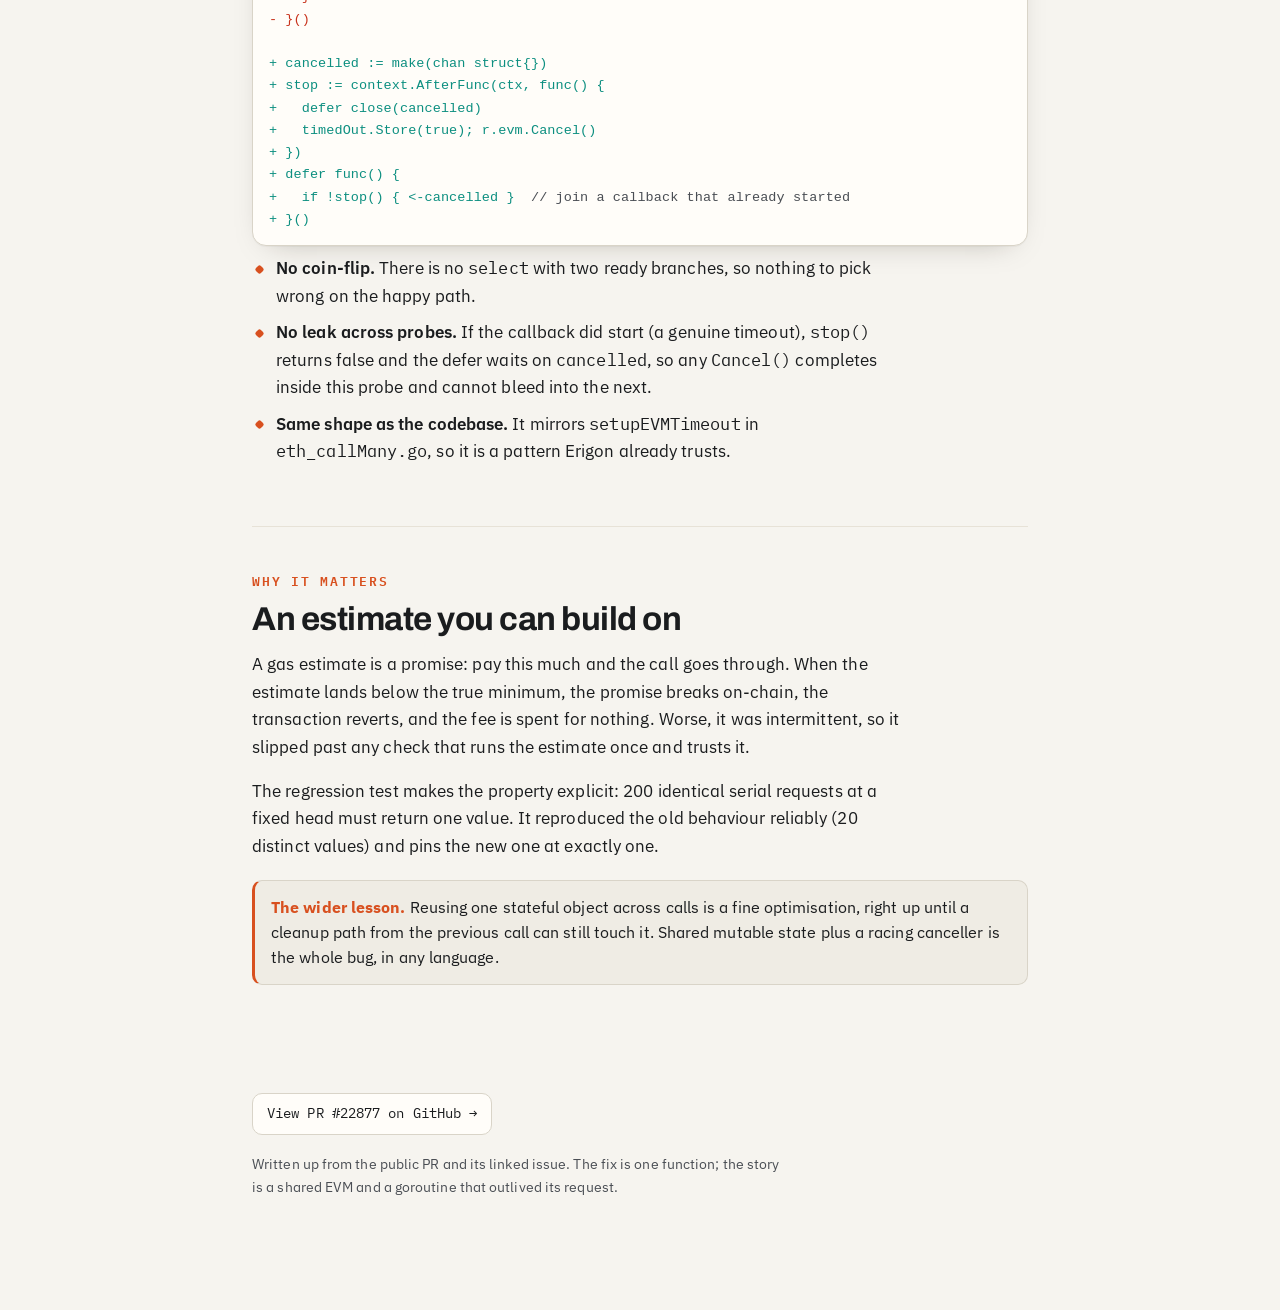
<file: writeups/erigon-estimategas-fix/index.html>
<!doctype html>
<html lang="en">
<head>
<meta charset="utf-8">
<meta name="viewport" content="width=device-width, initial-scale=1">
<title>Stale Cancel Race</title>
<meta name="description" content="How a leftover goroutine made Erigon's eth_estimateGas non-deterministic, same call returning different gas each time, and the one-function fix. PR #22877.">
<meta name="author" content="Shinto Joseph">
<link rel="canonical" href="https://cshintov.github.io/writeups/erigon-estimategas-fix/">
<meta property="og:type" content="article">
<meta property="og:site_name" content="cshintov.github.io">
<meta property="og:title" content="The stale-cancel race behind non-deterministic eth_estimateGas">
<meta property="og:description" content="How a leftover goroutine made Erigon's eth_estimateGas non-deterministic, same call returning different gas each time, and the one-function fix. PR #22877.">
<meta property="og:url" content="https://cshintov.github.io/writeups/erigon-estimategas-fix/">
<meta property="og:image" content="https://cshintov.github.io/writeups/erigon-estimategas-fix/card.png">
<meta property="og:image:width" content="1200">
<meta property="og:image:height" content="630">
<meta name="twitter:card" content="summary_large_image">
<meta name="twitter:creator" content="@codengod">
<meta name="twitter:title" content="The stale-cancel race behind non-deterministic eth_estimateGas">
<meta name="twitter:description" content="How a leftover goroutine made Erigon's eth_estimateGas non-deterministic, same call returning different gas each time, and the one-function fix. PR #22877.">
<meta name="twitter:image" content="https://cshintov.github.io/writeups/erigon-estimategas-fix/card.png">
<style>
  @import url('https://fonts.googleapis.com/css2?family=Archivo:wght@500;700;800&family=IBM+Plex+Sans:ital,wght@0,400;0,500;0,600;1,400&family=IBM+Plex+Mono:wght@400;500;600&display=swap');

  :root{
    --bg:#f6f4ef; --panel:#fffdf9; --panel-2:#efece4; --ink:#1a1c1e; --ink-soft:#4a4e54;
    --line:#d9d4c8; --line-soft:#e7e2d7;
    --orange:#d8501f; --teal:#0d8f80; --teal-ink:#0a6a5f;
    --danger:#c8321c; --good:#0d8f80;
    --grid:#e5e0d4; --shadow:0 1px 0 rgba(0,0,0,.03),0 10px 30px -18px rgba(30,20,10,.35);
    --mono:'IBM Plex Mono',ui-monospace,SFMono-Regular,Menlo,monospace;
    --sans:'IBM Plex Sans',system-ui,sans-serif;
    --disp:'Archivo','IBM Plex Sans',system-ui,sans-serif;
  }
  :root:not([data-theme="light"]){}
  @media (prefers-color-scheme: dark){
    :root:not([data-theme="light"]){
      --bg:#0e0f11; --panel:#16181b; --panel-2:#1d2024; --ink:#eef0f2; --ink-soft:#a3a9b2;
      --line:#2a2e33; --line-soft:#23262b;
      --orange:#ff7a45; --teal:#3ad6c4; --teal-ink:#3ad6c4;
      --danger:#ff6a4d; --good:#3ad6c4;
      --grid:#23262b; --shadow:0 0 0 1px rgba(255,255,255,.02),0 24px 60px -30px rgba(0,0,0,.8);
    }
  }
  :root[data-theme="dark"]{
    --bg:#0e0f11; --panel:#16181b; --panel-2:#1d2024; --ink:#eef0f2; --ink-soft:#a3a9b2;
    --line:#2a2e33; --line-soft:#23262b;
    --orange:#ff7a45; --teal:#3ad6c4; --teal-ink:#3ad6c4;
    --danger:#ff6a4d; --good:#3ad6c4;
    --grid:#23262b; --shadow:0 0 0 1px rgba(255,255,255,.02),0 24px 60px -30px rgba(0,0,0,.8);
  }

  *{box-sizing:border-box}
  html{-webkit-text-size-adjust:100%}
  body{margin:0;background:var(--bg);color:var(--ink);font-family:var(--sans);
    font-size:17px;line-height:1.62;letter-spacing:.005em;
    font-feature-settings:"ss01","cv05";-webkit-font-smoothing:antialiased;}
  .wrap{max-width:820px;margin:0 auto;padding:0 22px 96px}
  a{color:var(--teal-ink);text-decoration:none;border-bottom:1px solid color-mix(in oklab,var(--teal-ink) 35%,transparent)}
  a:hover{border-bottom-color:var(--teal-ink)}

  /* ---- hero ---- */
  header.hero{padding:64px 0 30px;border-bottom:1px solid var(--line)}
  .eyebrow{display:flex;flex-wrap:wrap;gap:10px;align-items:center;font-family:var(--mono);
    font-size:12.5px;letter-spacing:.06em;text-transform:uppercase;color:var(--ink-soft)}
  .tag{border:1px solid var(--line);border-radius:999px;padding:4px 11px;background:var(--panel)}
  .tag.merged{color:var(--good);border-color:color-mix(in oklab,var(--good) 45%,var(--line))}
  h1{font-family:var(--disp);font-weight:800;letter-spacing:-.02em;line-height:1.02;
    font-size:clamp(34px,7.4vw,60px);margin:22px 0 6px;text-wrap:balance}
  h1 .hl{color:var(--orange)}
  .dek{font-size:clamp(18px,2.6vw,21px);color:var(--ink-soft);max-width:60ch;margin:14px 0 4px}
  .repo-line{margin-top:20px;font-family:var(--mono);font-size:13px;color:var(--ink-soft)}
  .repo-line code{color:var(--ink)}

  /* ---- sections ---- */
  section{padding:44px 0;border-bottom:1px solid var(--line-soft)}
  section:last-of-type{border-bottom:0}
  .kicker{font-family:var(--mono);font-size:12.5px;letter-spacing:.14em;text-transform:uppercase;
    color:var(--orange);margin:0 0 10px;font-weight:600}
  h2{font-family:var(--disp);font-weight:700;letter-spacing:-.015em;font-size:clamp(24px,4vw,33px);
    margin:0 0 14px;line-height:1.1;text-wrap:balance}
  h3{font-family:var(--disp);font-weight:700;font-size:19px;margin:26px 0 8px}
  p{margin:0 0 16px;max-width:66ch}
  strong{font-weight:600;color:var(--ink)}
  .lede p{font-size:19px}
  em.term{font-style:normal;color:var(--orange);font-weight:600}

  /* ---- kpi row ---- */
  .kpis{display:grid;grid-template-columns:repeat(3,1fr);gap:12px;margin:26px 0 4px}
  .kpi{background:var(--panel);border:1px solid var(--line);border-radius:14px;padding:16px 16px 15px;box-shadow:var(--shadow)}
  .kpi .n{font-family:var(--disp);font-weight:800;font-size:29px;line-height:1;letter-spacing:-.02em}
  .kpi .n.bad{color:var(--danger)} .kpi .n.ok{color:var(--good)}
  .kpi .l{font-size:13px;color:var(--ink-soft);margin-top:8px;line-height:1.35}
  @media(max-width:560px){.kpis{grid-template-columns:1fr;gap:10px}.kpi{display:flex;align-items:baseline;gap:14px}.kpi .l{margin-top:0}}

  /* ---- figure ---- */
  figure{margin:26px 0 8px}
  .card{background:var(--panel);border:1px solid var(--line);border-radius:16px;padding:20px 18px 8px;box-shadow:var(--shadow);overflow-x:auto}
  figcaption{font-size:13.5px;color:var(--ink-soft);margin-top:12px;padding:0 4px 4px;line-height:1.45}
  figcaption b{color:var(--ink)}
  svg{display:block;max-width:100%;height:auto;margin:0 auto}

  /* ---- code / diff ---- */
  .code{font-family:var(--mono);font-size:13.5px;line-height:1.65;background:var(--panel);
    border:1px solid var(--line);border-radius:14px;overflow-x:auto;box-shadow:var(--shadow)}
  .code .hd{padding:9px 14px;border-bottom:1px solid var(--line-soft);color:var(--ink-soft);
    font-size:12px;letter-spacing:.04em;display:flex;justify-content:space-between;gap:10px}
  .code pre{margin:0;padding:14px 16px;white-space:pre;min-width:max-content}
  .del{color:var(--danger)} .add{color:var(--good)} .cmt{color:var(--ink-soft)} .kw{color:var(--orange)}
  .num{color:var(--ink-soft);opacity:.6;user-select:none}

  .callout{background:var(--panel-2);border:1px solid var(--line);border-left:3px solid var(--orange);
    border-radius:10px;padding:14px 16px;margin:20px 0;font-size:15.5px}
  .callout b{color:var(--orange)}

  ul.clean{margin:8px 0 16px;padding-left:0;list-style:none;max-width:66ch}
  ul.clean li{position:relative;padding-left:24px;margin:9px 0}
  ul.clean li::before{content:"";position:absolute;left:4px;top:.62em;width:7px;height:7px;
    border-radius:2px;background:var(--orange);transform:rotate(45deg)}

  footer{padding:40px 0 0;color:var(--ink-soft);font-size:14px}
  footer .btn{display:inline-block;font-family:var(--mono);font-size:13.5px;color:var(--ink);
    border:1px solid var(--line);border-radius:10px;padding:9px 14px;background:var(--panel);margin-top:4px}
  footer .btn:hover{border-color:var(--orange)}

  /* theme toggle */
  .toggle{position:fixed;top:14px;right:14px;z-index:20;width:38px;height:38px;border-radius:50%;
    border:1px solid var(--line);background:var(--panel);color:var(--ink);cursor:pointer;
    font-size:16px;line-height:1;box-shadow:var(--shadow)}
  .toggle:hover{border-color:var(--orange)}
  @media (prefers-reduced-motion: reduce){*{animation:none!important;transition:none!important}}
</style>
<style>
.sitenav{display:flex;justify-content:space-between;align-items:center;max-width:820px;margin:0 auto;padding:18px 22px 0;font-family:var(--mono);font-size:13px;color:var(--ink-soft)}
.sitenav a{color:var(--ink-soft);border-bottom:1.5px solid transparent;transition:color .15s,border-color .15s}
.sitenav a:hover{color:var(--ink);border-bottom-color:currentColor}
.sitenav .home{font-weight:600}
</style>
</head>
<body>
<div class="sitenav"><a class="home" href="/">← cshintov.github.io</a><a href="/writeups/">all writeups</a></div>


<button class="toggle" id="themeBtn" aria-label="Toggle theme">◐</button>

<div class="wrap">

  <header class="hero">
    <div class="eyebrow">
      <span class="tag">Erigon</span>
      <span class="tag">PR #22877</span>
      <span class="tag merged">● merged</span>
      <span class="tag">go · concurrency</span>
    </div>
    <h1>Same call, <span class="hl">different gas</span>, every time.</h1>
    <p class="dek"><code style="font-family:var(--mono)">eth_estimateGas</code> was non-deterministic. One goroutine, cancelling the wrong request, was quietly turning a failure into a "success".</p>
    <div class="repo-line">erigontech/erigon · <code>rpc/transactions/call.go</code> · +83 / −11 · fixes #22870</div>
  </header>

  <section class="lede">
    <p class="kicker">The one-liner</p>
    <p>Ethereum's <code style="font-family:var(--mono)">eth_estimateGas</code> is supposed to return the smallest gas limit at which a transaction still succeeds. In Erigon it sometimes returned a value <strong>below</strong> that: use the estimate, and your transaction reverts out of gas.</p>
    <p>The cause was not the gas math. It was a <em class="term">cancellation race</em> on a shared EVM: a leftover goroutine from one probe cancelling the EVM in the middle of the next probe. The aborted probe reported no error, so a gas limit that should have failed got counted as a pass.</p>
    <div class="kpis">
      <div class="kpi"><div class="n bad">20</div><div class="l">distinct gas values from 200 identical serial calls, before the fix</div></div>
      <div class="kpi"><div class="n ok">1</div><div class="l">distinct value after the fix, fully deterministic</div></div>
      <div class="kpi"><div class="n">1</div><div class="l">shared EVM, reused across every probe of the binary search</div></div>
    </div>
  </section>

  <section>
    <p class="kicker">The symptom</p>
    <h2>A binary search that lands too low</h2>
    <p><code style="font-family:var(--mono)">eth_estimateGas</code> runs a binary search. It calls your transaction over and over with different gas limits, looking for the boundary: the lowest limit that still executes without running out of gas.</p>
    <p>Each of those trial calls is a <em class="term">probe</em>. For speed, Erigon does not build a fresh EVM per probe. It keeps <strong>one</strong> EVM and calls <code style="font-family:var(--mono)">Reset()</code> between probes. That sharing is exactly where the bug lived.</p>
    <p>The classification a probe returns is binary: the call either failed (out of gas, revert) or succeeded. If even one probe near the boundary is <strong>mislabelled as a success</strong>, the search happily walks below the true minimum and returns a limit that cannot actually pay for the call.</p>
  </section>

  <section>
    <p class="kicker">The mechanism</p>
    <h2>One goroutine, cancelling the wrong request</h2>
    <p>To enforce a timeout, each probe spawned a small watcher goroutine. It waited on two channels: cancel the EVM if the request's context is done, or exit quietly when the probe signals it is finished.</p>
    <p>On a normal, fast return both of those became ready at almost the same instant. Go's <code style="font-family:var(--mono)">select</code> then picks one at random. Roughly half the time it picked the cancel branch and called <code style="font-family:var(--mono)">evm.Cancel()</code> anyway, on the EVM it shares with every other probe.</p>

    <figure>
      <div class="card">
        <svg viewBox="0 0 780 430" role="img" aria-label="Timing diagram: a stale goroutine from probe N cancels the shared EVM during probe N plus one, which then reports err equals nil and is wrongly counted as success.">
          <defs>
            <marker id="ar" markerWidth="9" markerHeight="9" refX="7" refY="4.5" orient="auto"><path d="M0,0 L9,4.5 L0,9 Z" fill="var(--danger)"/></marker>
            <marker id="ark" markerWidth="8" markerHeight="8" refX="6.5" refY="4" orient="auto"><path d="M0,0 L8,4 L0,8 Z" fill="var(--ink-soft)"/></marker>
          </defs>
          <style>
            .fd .lbl{font-family:var(--mono);font-size:12.5px;fill:var(--ink)}
            .fd .sub{font-family:var(--mono);font-size:11px;fill:var(--ink-soft)}
            .fd .big{font-family:var(--disp);font-weight:700;font-size:14px;fill:var(--ink)}
            .fd .probe{fill:var(--panel-2);stroke:var(--line);stroke-width:1.2}
            .fd .okstroke{stroke:var(--good)} .fd .badstroke{stroke:var(--danger)}
            .fd .evm{fill:none;stroke:var(--orange);stroke-width:1.4;stroke-dasharray:5 4}
            .fd .flag{fill:var(--danger)}
            .fd .race{fill:none;stroke:var(--danger);stroke-width:2}
            .fd .axis{stroke:var(--ink-soft);stroke-width:1}
          </style>
          <g class="fd">
            <!-- time axis -->
            <line class="axis" x1="40" y1="392" x2="740" y2="392" marker-end="url(#ark)"/>
            <text class="sub" x="40" y="410">time</text>

            <!-- shared EVM band -->
            <rect class="evm" x="52" y="196" width="676" height="60" rx="10"/>
            <text class="big" x="66" y="182" fill="var(--orange)">shared EVM  ·  Reset() between probes</text>
            <!-- abort flag pill inside evm, in probe N+1 window -->
            <rect class="flag" x="470" y="212" width="150" height="28" rx="7" opacity="0.16"/>
            <rect x="470" y="212" width="150" height="28" rx="7" fill="none" stroke="var(--danger)" stroke-width="1.2"/>
            <text class="lbl" x="482" y="230" fill="var(--danger)">abort flag = set</text>

            <!-- Probe N -->
            <rect class="probe okstroke" x="70" y="96" width="230" height="66" rx="10" stroke-width="1.6"/>
            <text class="big" x="86" y="122">Probe N</text>
            <text class="sub" x="86" y="142">gas = G · returns OK</text>
            <circle cx="292" cy="129" r="4.5" fill="var(--good)"/>

            <!-- Probe N+1 -->
            <rect class="probe badstroke" x="440" y="96" width="248" height="66" rx="10" stroke-width="1.6"/>
            <text class="big" x="456" y="122">Probe N+1</text>
            <text class="sub" x="456" y="142">gas = G′ · truly runs out of gas</text>

            <!-- gap note between probes -->
            <text class="sub" x="315" y="129">Reset() →</text>

            <!-- the stale race arrow: from probe N cleanup, arcs down into probe N+1's EVM window -->
            <path class="race" d="M300,150 C360,196 400,236 470,232" marker-end="url(#ar)"/>
            <text class="lbl" x="300" y="300" fill="var(--danger)">stale evm.Cancel()</text>
            <text class="sub" x="300" y="318">fires after probe N is done,</text>
            <text class="sub" x="300" y="334">lands inside probe N+1</text>

            <!-- consequence callout -->
            <rect x="440" y="284" width="298" height="86" rx="10" fill="var(--panel)" stroke="var(--danger)" stroke-width="1.2"/>
            <text class="big" x="456" y="308" fill="var(--danger)">aborted frame → err == nil</text>
            <text class="sub" x="456" y="330">Probe N+1 was cut short, but the</text>
            <text class="sub" x="456" y="346">frame-entry check reports no error…</text>
            <text class="lbl" x="456" y="364" fill="var(--ink)">…so it is counted as a success.</text>
          </g>
        </svg>
      </div>
      <figcaption><b>The race in one picture.</b> Probe N finishes fine. Its leftover watcher fires <code style="font-family:var(--mono)">evm.Cancel()</code> late, after Probe N+1 has already <code style="font-family:var(--mono)">Reset()</code> and started. That cancel sets the abort flag on the <b>shared</b> EVM. Probe N+1 is quietly aborted, and an aborted frame reports <code style="font-family:var(--mono)">err == nil</code>, so the search treats a gas limit that failed as one that passed. Tap to zoom.</figcaption>
    </figure>

    <div class="callout"><b>Why "no error" is the trap.</b> In the EVM, cancelling a call aborts the current frame on entry. An aborted frame is not an execution error, so it comes back with <code style="font-family:var(--mono)">err == nil</code>. To the binary search that is indistinguishable from a genuine success, and it converges below the real minimum.</div>

    <h3>Why it looked random</h3>
    <p>The <code style="font-family:var(--mono)">select</code> coin-flip, plus the timing of whether the stale cancel lands before or after the next probe's <code style="font-family:var(--mono)">Reset()</code>, is what made the result non-deterministic. Same call, same head, same node: 200 serial requests produced 20 different (all too-low) answers.</p>
  </section>

  <section>
    <p class="kicker">The fix</p>
    <h2>Deregister before you can cancel</h2>
    <p>Drop the hand-rolled goroutine and two-channel <code style="font-family:var(--mono)">select</code>. Register the cancel as a context callback with <code style="font-family:var(--mono)">context.AfterFunc</code>, and defer its <code style="font-family:var(--mono)">stop()</code>.</p>
    <p>Defers run last-in-first-out, so <code style="font-family:var(--mono)">stop()</code> runs <strong>before</strong> the context is cancelled on the normal path. It deregisters the callback first, so on a clean return the cancel can never fire. A real timeout still fires it mid-execution and returns the timeout error, exactly as before.</p>

    <div class="code">
      <div class="hd"><span>rpc/transactions/call.go</span><span>DoCallWithNewGas</span></div>
<pre><span class="cmt">- // done is closed on return to stop the watcher goroutine.</span>
<span class="del">- done := make(chan struct{})</span>
<span class="del">- defer close(done)</span>
<span class="del">- go func() {</span>
<span class="del">-   select {</span>
<span class="del">-   case &lt;-ctx.Done(): timedOut.Store(true); r.evm.Cancel()</span>
<span class="del">-   case &lt;-done:</span>
<span class="del">-   }</span>
<span class="del">- }()</span>

<span class="add">+ cancelled := make(chan struct{})</span>
<span class="add">+ stop := context.AfterFunc(ctx, func() {</span>
<span class="add">+   defer close(cancelled)</span>
<span class="add">+   timedOut.Store(true); r.evm.Cancel()</span>
<span class="add">+ })</span>
<span class="add">+ defer func() {</span>
<span class="add">+   if !stop() { &lt;-cancelled }  <span class="cmt">// join a callback that already started</span></span>
<span class="add">+ }()</span></pre>
    </div>

    <ul class="clean">
      <li><strong>No coin-flip.</strong> There is no <code style="font-family:var(--mono)">select</code> with two ready branches, so nothing to pick wrong on the happy path.</li>
      <li><strong>No leak across probes.</strong> If the callback did start (a genuine timeout), <code style="font-family:var(--mono)">stop()</code> returns false and the defer waits on <code style="font-family:var(--mono)">cancelled</code>, so any <code style="font-family:var(--mono)">Cancel()</code> completes inside this probe and cannot bleed into the next.</li>
      <li><strong>Same shape as the codebase.</strong> It mirrors <code style="font-family:var(--mono)">setupEVMTimeout</code> in <code style="font-family:var(--mono)">eth_callMany.go</code>, so it is a pattern Erigon already trusts.</li>
    </ul>
  </section>

  <section>
    <p class="kicker">Why it matters</p>
    <h2>An estimate you can build on</h2>
    <p>A gas estimate is a promise: pay this much and the call goes through. When the estimate lands below the true minimum, the promise breaks on-chain, the transaction reverts, and the fee is spent for nothing. Worse, it was intermittent, so it slipped past any check that runs the estimate once and trusts it.</p>
    <p>The regression test makes the property explicit: 200 identical serial requests at a fixed head must return one value. It reproduced the old behaviour reliably (20 distinct values) and pins the new one at exactly one.</p>
    <div class="callout"><b>The wider lesson.</b> Reusing one stateful object across calls is a fine optimisation, right up until a cleanup path from the previous call can still touch it. Shared mutable state plus a racing canceller is the whole bug, in any language.</div>
  </section>

  <footer>
    <a class="btn" href="https://github.com/erigontech/erigon/pull/22877" target="_blank" rel="noopener">View PR #22877 on GitHub →</a>
    <p style="margin-top:18px">Written up from the public PR and its linked issue. The fix is one function; the story is a shared EVM and a goroutine that outlived its request.</p>
  </footer>
</div>

<script>
(function(){
  var b=document.getElementById('themeBtn');
  var root=document.documentElement;
  function cur(){
    var t=root.getAttribute('data-theme');
    if(t) return t;
    return (window.matchMedia && window.matchMedia('(prefers-color-scheme: dark)').matches)?'dark':'light';
  }
  b.addEventListener('click',function(){
    root.setAttribute('data-theme', cur()==='dark'?'light':'dark');
  });
})();
</script>

</body>
</html>
</file>
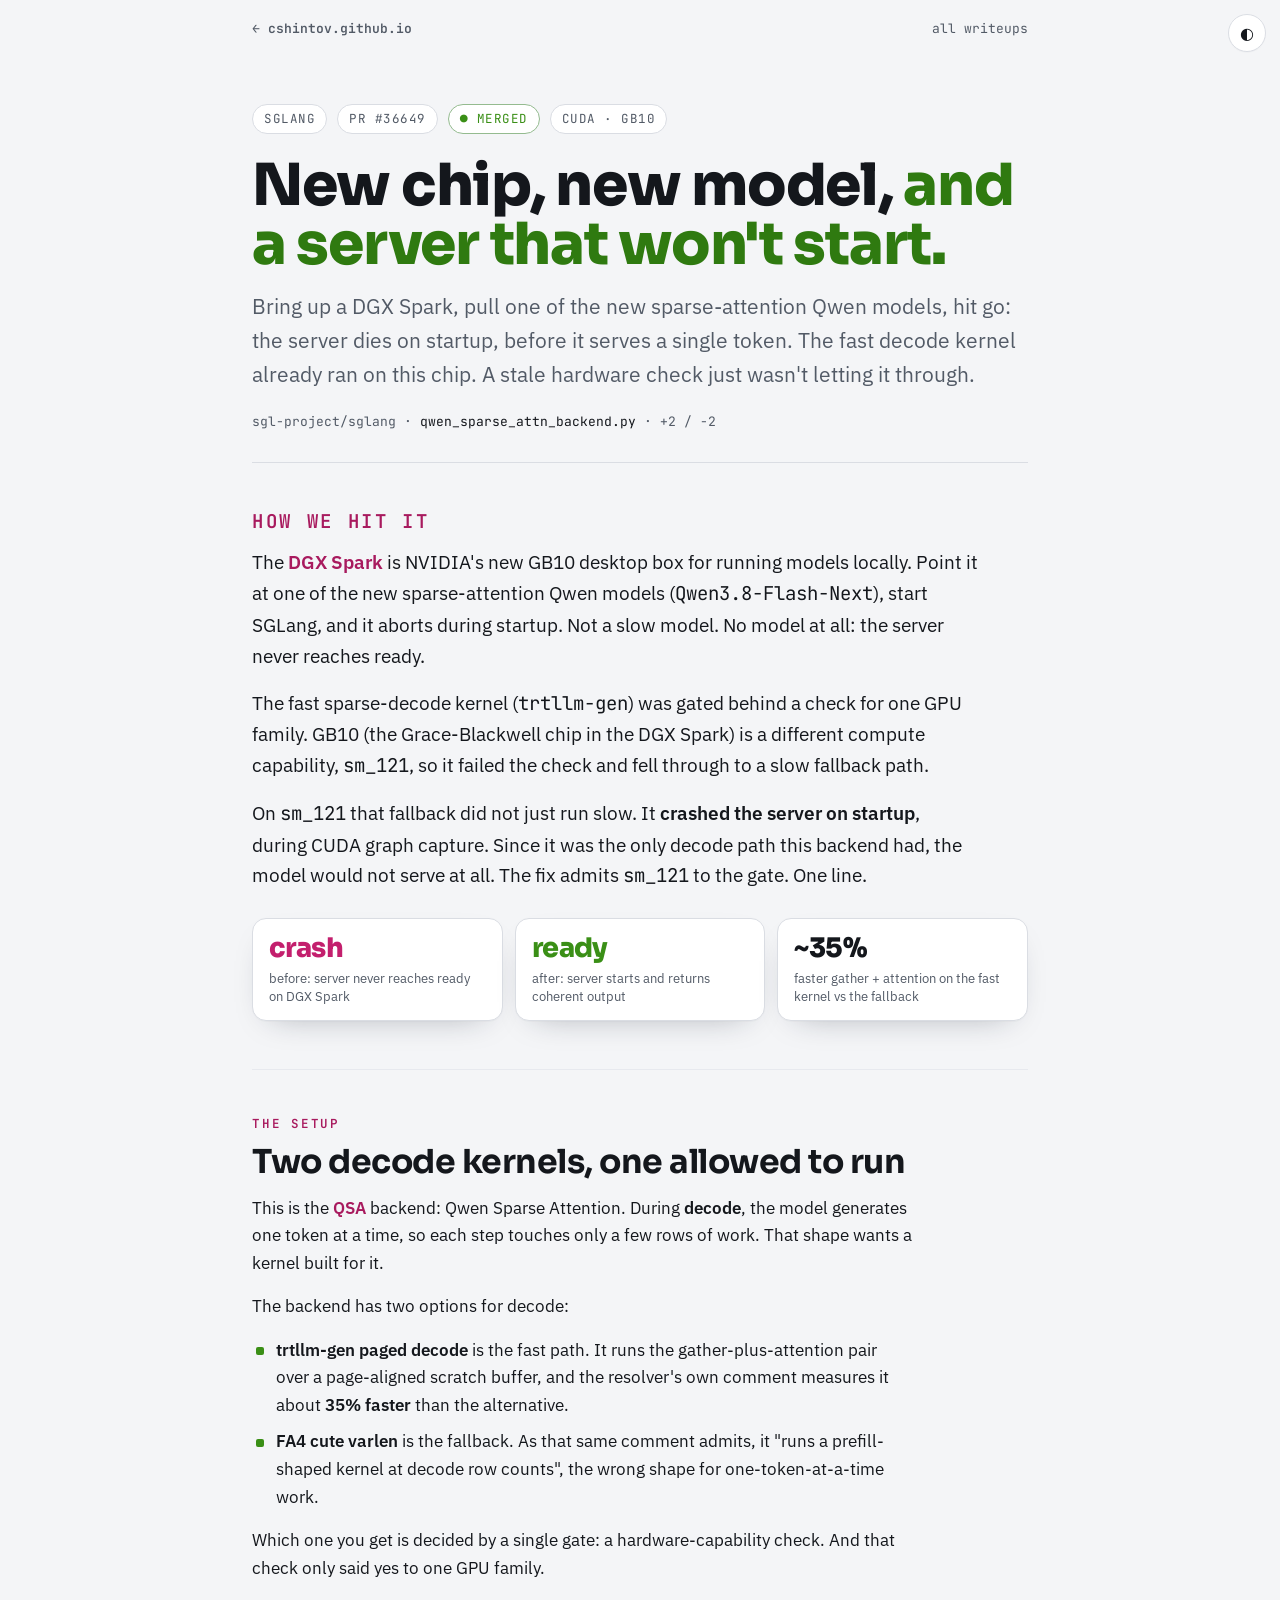
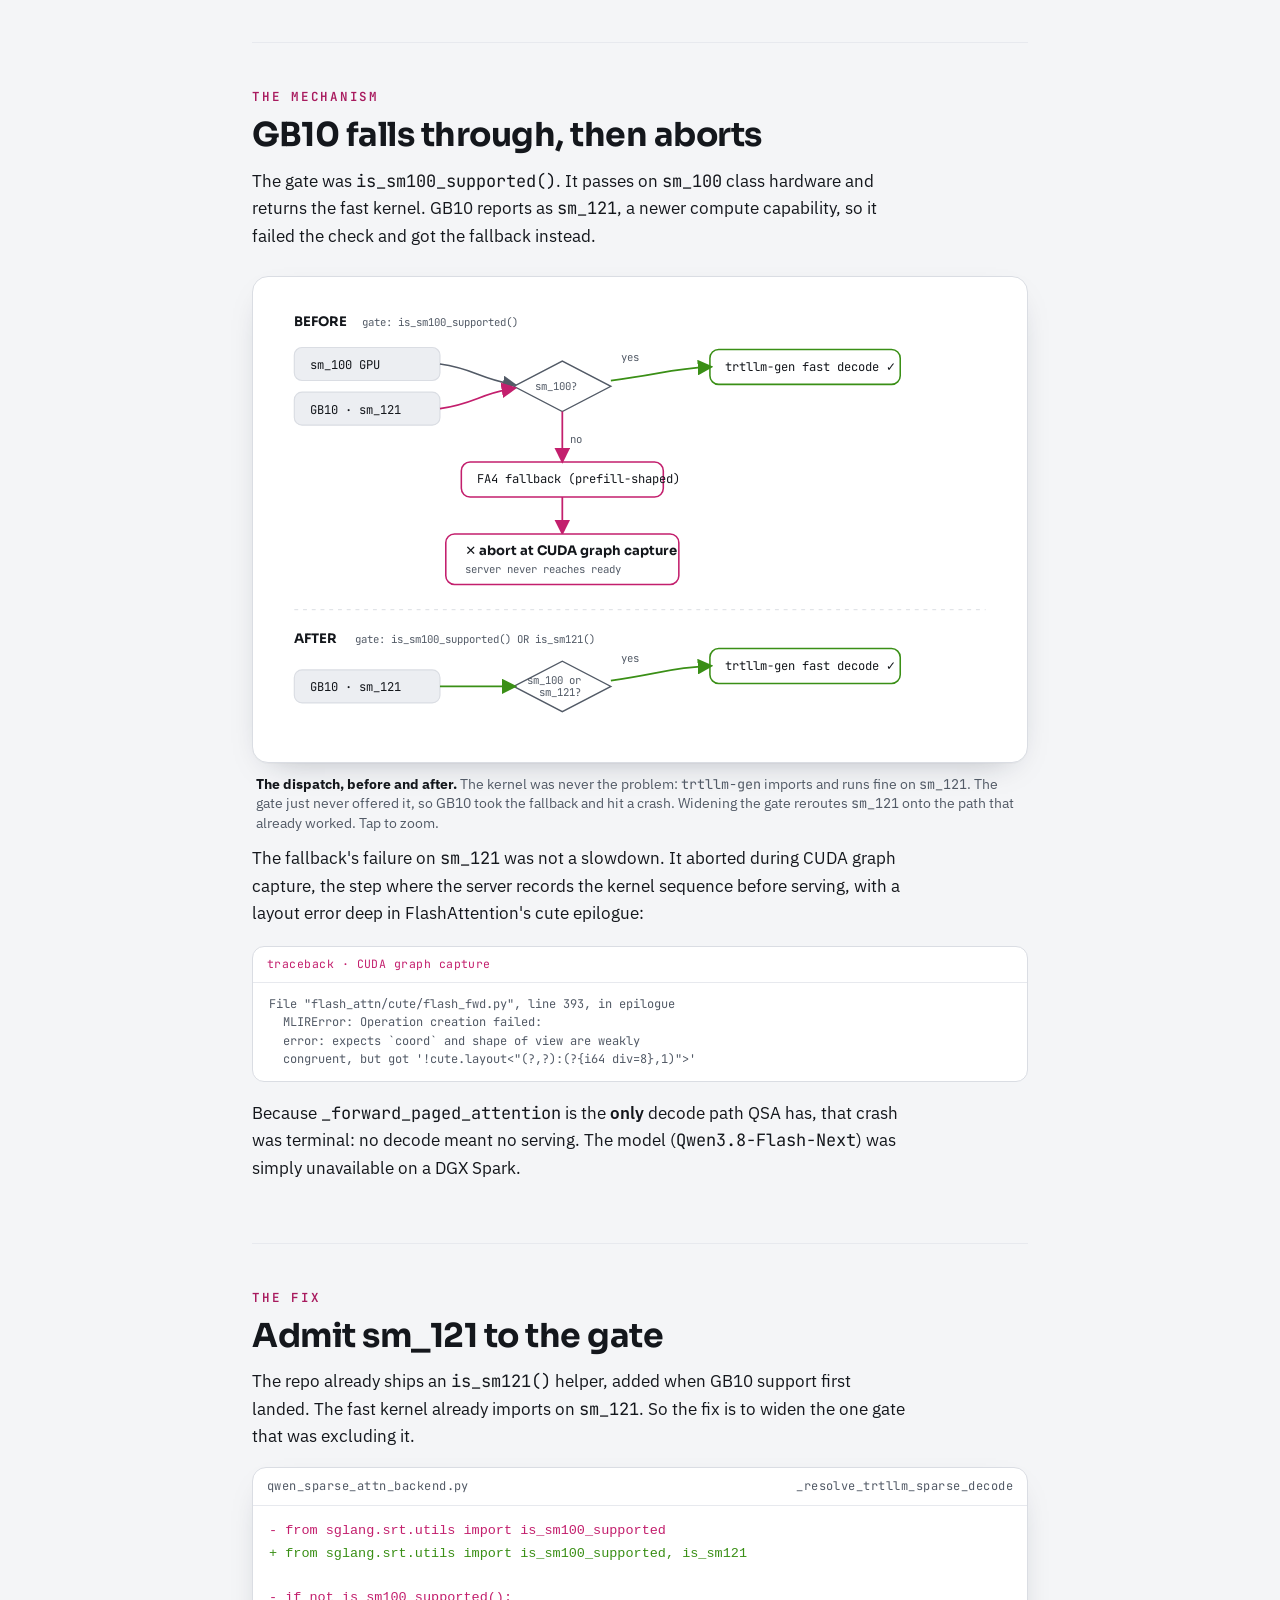
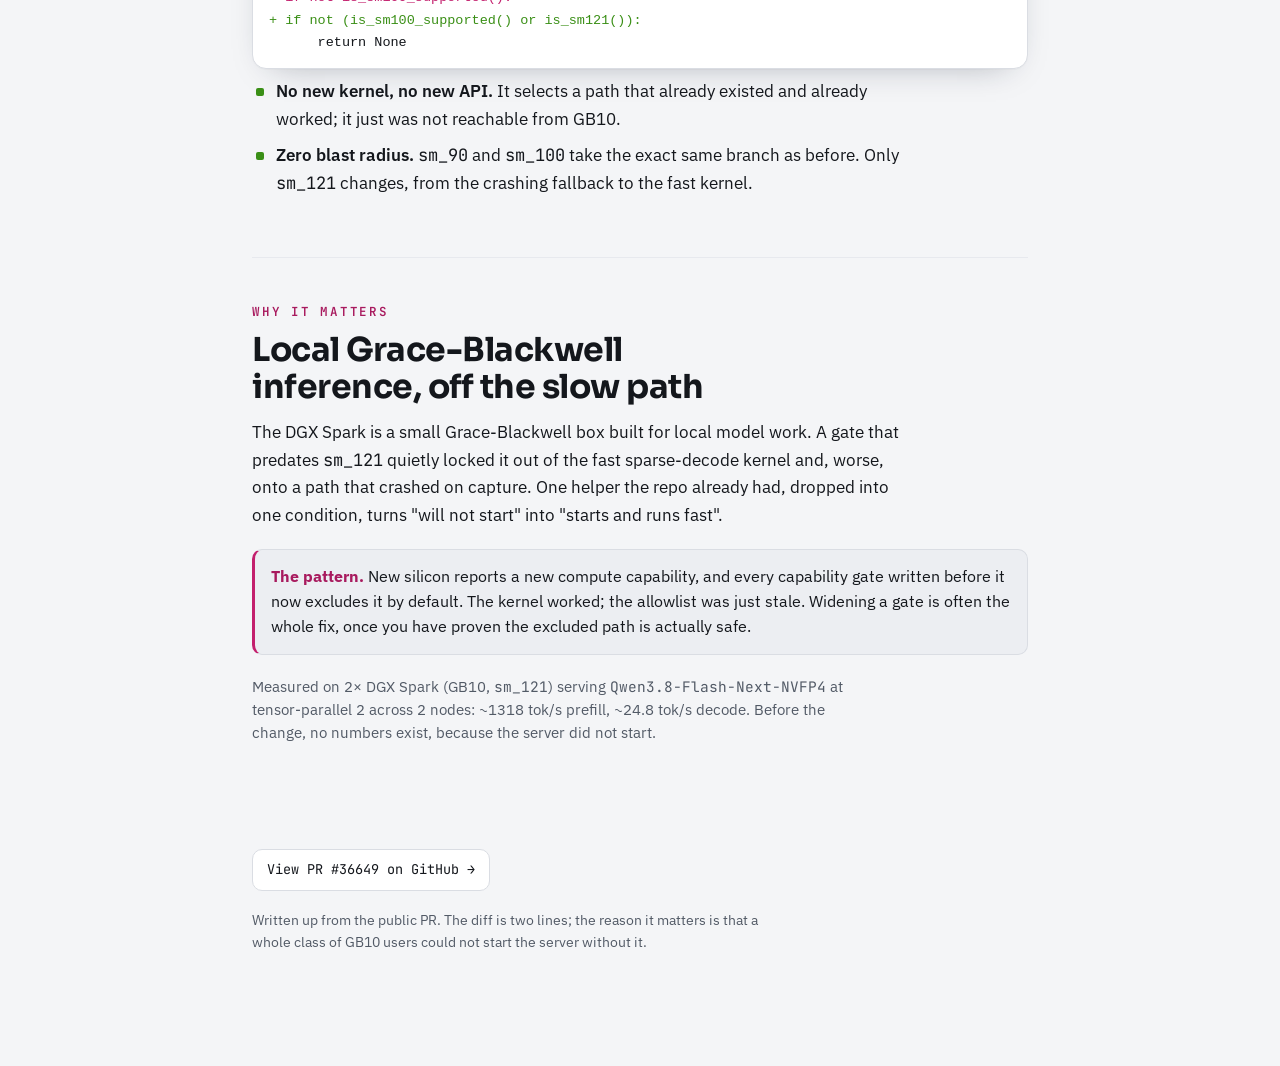
<file: writeups/sglang-sm121-sparse-decode/index.html>
<!doctype html>
<html lang="en">
<head>
<meta charset="utf-8">
<meta name="viewport" content="width=device-width, initial-scale=1">
<title>One Gate, One Line</title>
<meta name="description" content="A stale hardware gate locked NVIDIA's GB10 (DGX Spark, sm_121) out of SGLang's fast sparse-decode kernel and crashed the server on startup. The one-line fix. PR #36649.">
<meta name="author" content="Shinto Joseph">
<link rel="canonical" href="https://cshintov.github.io/writeups/sglang-sm121-sparse-decode/">
<meta property="og:type" content="article">
<meta property="og:site_name" content="cshintov.github.io">
<meta property="og:title" content="One gate, one line: SGLang sparse decode on GB10 / DGX Spark">
<meta property="og:description" content="A stale hardware gate locked NVIDIA's GB10 (DGX Spark, sm_121) out of SGLang's fast sparse-decode kernel and crashed the server on startup. The one-line fix. PR #36649.">
<meta property="og:url" content="https://cshintov.github.io/writeups/sglang-sm121-sparse-decode/">
<meta property="og:image" content="https://cshintov.github.io/writeups/sglang-sm121-sparse-decode/card.png">
<meta property="og:image:width" content="1200">
<meta property="og:image:height" content="630">
<meta name="twitter:card" content="summary_large_image">
<meta name="twitter:creator" content="@codengod">
<meta name="twitter:title" content="One gate, one line: SGLang sparse decode on GB10 / DGX Spark">
<meta name="twitter:description" content="A stale hardware gate locked NVIDIA's GB10 (DGX Spark, sm_121) out of SGLang's fast sparse-decode kernel and crashed the server on startup. The one-line fix. PR #36649.">
<meta name="twitter:image" content="https://cshintov.github.io/writeups/sglang-sm121-sparse-decode/card.png">
<style>
  @import url('https://fonts.googleapis.com/css2?family=Sora:wght@500;600;700;800&family=IBM+Plex+Sans:ital,wght@0,400;0,500;0,600;1,400&family=JetBrains+Mono:wght@400;500;700&display=swap');

  :root{
    --bg:#f4f5f7; --panel:#ffffff; --panel-2:#eceef2; --ink:#14171c; --ink-soft:#525a66;
    --line:#dadde3; --line-soft:#e7e9ee;
    --lime:#3a8f16; --lime-ink:#2f7a10; --magenta:#c31f6d; --magenta-ink:#a81a5e;
    --good:#3a8f16; --danger:#c31f6d;
    --shadow:0 1px 0 rgba(0,0,0,.02),0 12px 34px -20px rgba(20,30,50,.4);
    --mono:'JetBrains Mono',ui-monospace,SFMono-Regular,Menlo,monospace;
    --sans:'IBM Plex Sans',system-ui,sans-serif;
    --disp:'Sora','IBM Plex Sans',system-ui,sans-serif;
  }
  @media (prefers-color-scheme: dark){
    :root:not([data-theme="light"]){
      --bg:#0c0e12; --panel:#14171d; --panel-2:#1b1f27; --ink:#eceef2; --ink-soft:#9aa2b0;
      --line:#282d37; --line-soft:#20242c;
      --lime:#8fe23a; --lime-ink:#8fe23a; --magenta:#ff5aa0; --magenta-ink:#ff5aa0;
      --good:#8fe23a; --danger:#ff5aa0;
      --shadow:0 0 0 1px rgba(255,255,255,.02),0 26px 60px -30px rgba(0,0,0,.85);
    }
  }
  :root[data-theme="dark"]{
    --bg:#0c0e12; --panel:#14171d; --panel-2:#1b1f27; --ink:#eceef2; --ink-soft:#9aa2b0;
    --line:#282d37; --line-soft:#20242c;
    --lime:#8fe23a; --lime-ink:#8fe23a; --magenta:#ff5aa0; --magenta-ink:#ff5aa0;
    --good:#8fe23a; --danger:#ff5aa0;
    --shadow:0 0 0 1px rgba(255,255,255,.02),0 26px 60px -30px rgba(0,0,0,.85);
  }

  *{box-sizing:border-box}
  html{-webkit-text-size-adjust:100%}
  body{margin:0;background:var(--bg);color:var(--ink);font-family:var(--sans);
    font-size:17px;line-height:1.62;-webkit-font-smoothing:antialiased}
  .wrap{max-width:820px;margin:0 auto;padding:0 22px 96px}
  a{color:var(--lime-ink);text-decoration:none;border-bottom:1px solid color-mix(in oklab,var(--lime-ink) 35%,transparent)}
  a:hover{border-bottom-color:var(--lime-ink)}

  header.hero{padding:64px 0 30px;border-bottom:1px solid var(--line)}
  .eyebrow{display:flex;flex-wrap:wrap;gap:10px;align-items:center;font-family:var(--mono);
    font-size:12.5px;letter-spacing:.04em;text-transform:uppercase;color:var(--ink-soft)}
  .tag{border:1px solid var(--line);border-radius:999px;padding:4px 11px;background:var(--panel)}
  .tag.merged{color:var(--good);border-color:color-mix(in oklab,var(--good) 45%,var(--line))}
  h1{font-family:var(--disp);font-weight:800;letter-spacing:-.022em;line-height:1.02;
    font-size:clamp(33px,7.2vw,58px);margin:22px 0 6px;text-wrap:balance}
  h1 .hl{color:var(--lime-ink)}
  .dek{font-size:clamp(18px,2.6vw,21px);color:var(--ink-soft);max-width:60ch;margin:14px 0 4px}
  .repo-line{margin-top:20px;font-family:var(--mono);font-size:13px;color:var(--ink-soft)}
  .repo-line code{color:var(--ink)}

  section{padding:44px 0;border-bottom:1px solid var(--line-soft)}
  section:last-of-type{border-bottom:0}
  .kicker{font-family:var(--mono);font-size:12.5px;letter-spacing:.14em;text-transform:uppercase;
    color:var(--magenta-ink);margin:0 0 10px;font-weight:600}
  h2{font-family:var(--disp);font-weight:700;letter-spacing:-.015em;font-size:clamp(24px,4vw,33px);
    margin:0 0 14px;line-height:1.1;text-wrap:balance}
  h3{font-family:var(--disp);font-weight:700;font-size:19px;margin:26px 0 8px}
  p{margin:0 0 16px;max-width:66ch}
  strong{font-weight:600;color:var(--ink)}
  .lede p{font-size:19px}
  code{font-family:var(--mono)}
  em.term{font-style:normal;color:var(--magenta-ink);font-weight:600}

  .kpis{display:grid;grid-template-columns:repeat(3,1fr);gap:12px;margin:26px 0 4px}
  .kpi{background:var(--panel);border:1px solid var(--line);border-radius:14px;padding:16px 16px 15px;box-shadow:var(--shadow)}
  .kpi .n{font-family:var(--disp);font-weight:800;font-size:27px;line-height:1;letter-spacing:-.02em}
  .kpi .n.bad{color:var(--danger)} .kpi .n.ok{color:var(--good)}
  .kpi .l{font-size:13px;color:var(--ink-soft);margin-top:8px;line-height:1.35}
  @media(max-width:560px){.kpis{grid-template-columns:1fr;gap:10px}.kpi{display:flex;align-items:baseline;gap:14px}.kpi .l{margin-top:0}}

  figure{margin:26px 0 8px}
  .card{background:var(--panel);border:1px solid var(--line);border-radius:16px;padding:20px 18px 8px;box-shadow:var(--shadow);overflow-x:auto}
  figcaption{font-size:13.5px;color:var(--ink-soft);margin-top:12px;padding:0 4px 4px;line-height:1.45}
  figcaption b{color:var(--ink)}
  svg{display:block;max-width:100%;height:auto;margin:0 auto}

  .code{font-family:var(--mono);font-size:13.5px;line-height:1.65;background:var(--panel);
    border:1px solid var(--line);border-radius:14px;overflow-x:auto;box-shadow:var(--shadow)}
  .code .hd{padding:9px 14px;border-bottom:1px solid var(--line-soft);color:var(--ink-soft);
    font-size:12px;letter-spacing:.04em;display:flex;justify-content:space-between;gap:10px}
  .code pre{margin:0;padding:14px 16px;white-space:pre;min-width:max-content}
  .del{color:var(--danger)} .add{color:var(--good)} .cmt{color:var(--ink-soft)} .kw{color:var(--magenta-ink)}

  .callout{background:var(--panel-2);border:1px solid var(--line);border-left:3px solid var(--magenta);
    border-radius:10px;padding:14px 16px;margin:20px 0;font-size:15.5px}
  .callout b{color:var(--magenta-ink)}
  .crashbox{background:var(--panel);border:1px solid var(--line);border-radius:12px;overflow-x:auto;margin:18px 0}
  .crashbox .hd{padding:8px 14px;border-bottom:1px solid var(--line-soft);font-family:var(--mono);font-size:11.5px;color:var(--danger);letter-spacing:.04em}
  .crashbox pre{margin:0;padding:12px 16px;font-family:var(--mono);font-size:12px;line-height:1.55;color:var(--ink-soft);white-space:pre;min-width:max-content}

  ul.clean{margin:8px 0 16px;padding-left:0;list-style:none;max-width:66ch}
  ul.clean li{position:relative;padding-left:24px;margin:9px 0}
  ul.clean li::before{content:"";position:absolute;left:4px;top:.6em;width:8px;height:8px;
    border-radius:2px;background:var(--lime)}

  footer{padding:40px 0 0;color:var(--ink-soft);font-size:14px}
  footer .btn{display:inline-block;font-family:var(--mono);font-size:13.5px;color:var(--ink);
    border:1px solid var(--line);border-radius:10px;padding:9px 14px;background:var(--panel);margin-top:4px}
  footer .btn:hover{border-color:var(--lime)}

  .toggle{position:fixed;top:14px;right:14px;z-index:20;width:38px;height:38px;border-radius:50%;
    border:1px solid var(--line);background:var(--panel);color:var(--ink);cursor:pointer;font-size:16px;box-shadow:var(--shadow)}
  .toggle:hover{border-color:var(--lime)}
  @media (prefers-reduced-motion: reduce){*{animation:none!important;transition:none!important}}
</style>
<style>
.sitenav{display:flex;justify-content:space-between;align-items:center;max-width:820px;margin:0 auto;padding:18px 22px 0;font-family:var(--mono);font-size:13px;color:var(--ink-soft)}
.sitenav a{color:var(--ink-soft);border-bottom:1.5px solid transparent;transition:color .15s,border-color .15s}
.sitenav a:hover{color:var(--ink);border-bottom-color:currentColor}
.sitenav .home{font-weight:600}
</style>
</head>
<body>
<div class="sitenav"><a class="home" href="/">← cshintov.github.io</a><a href="/writeups/">all writeups</a></div>


<button class="toggle" id="themeBtn" aria-label="Toggle theme">◐</button>

<div class="wrap">

  <header class="hero">
    <div class="eyebrow">
      <span class="tag">SGLang</span>
      <span class="tag">PR #36649</span>
      <span class="tag merged">● merged</span>
      <span class="tag">cuda · gb10</span>
    </div>
    <h1>New chip, new model, <span class="hl">and a server that won't start.</span></h1>
    <p class="dek">Bring up a DGX Spark, pull one of the new sparse-attention Qwen models, hit go: the server dies on startup, before it serves a single token. The fast decode kernel already ran on this chip. A stale hardware check just wasn't letting it through.</p>
    <div class="repo-line">sgl-project/sglang · <code>qwen_sparse_attn_backend.py</code> · +2 / −2</div>
  </header>

  <section class="lede">
    <p class="kicker">How we hit it</p>
    <p>The <em class="term">DGX Spark</em> is NVIDIA's new GB10 desktop box for running models locally. Point it at one of the new sparse-attention Qwen models (<code>Qwen3.8-Flash-Next</code>), start SGLang, and it aborts during startup. Not a slow model. No model at all: the server never reaches ready.</p>
    <p>The fast sparse-decode kernel (<code>trtllm-gen</code>) was gated behind a check for one GPU family. GB10 (the Grace-Blackwell chip in the DGX Spark) is a different compute capability, <code>sm_121</code>, so it failed the check and fell through to a slow fallback path.</p>
    <p>On <code>sm_121</code> that fallback did not just run slow. It <strong>crashed the server on startup</strong>, during CUDA graph capture. Since it was the only decode path this backend had, the model would not serve at all. The fix admits <code>sm_121</code> to the gate. One line.</p>
    <div class="kpis">
      <div class="kpi"><div class="n bad">crash</div><div class="l">before: server never reaches ready on DGX Spark</div></div>
      <div class="kpi"><div class="n ok">ready</div><div class="l">after: server starts and returns coherent output</div></div>
      <div class="kpi"><div class="n">~35%</div><div class="l">faster gather + attention on the fast kernel vs the fallback</div></div>
    </div>
  </section>

  <section>
    <p class="kicker">The setup</p>
    <h2>Two decode kernels, one allowed to run</h2>
    <p>This is the <em class="term">QSA</em> backend: Qwen Sparse Attention. During <strong>decode</strong>, the model generates one token at a time, so each step touches only a few rows of work. That shape wants a kernel built for it.</p>
    <p>The backend has two options for decode:</p>
    <ul class="clean">
      <li><strong>trtllm-gen paged decode</strong> is the fast path. It runs the gather-plus-attention pair over a page-aligned scratch buffer, and the resolver's own comment measures it about <strong>35% faster</strong> than the alternative.</li>
      <li><strong>FA4 cute varlen</strong> is the fallback. As that same comment admits, it "runs a prefill-shaped kernel at decode row counts", the wrong shape for one-token-at-a-time work.</li>
    </ul>
    <p>Which one you get is decided by a single gate: a hardware-capability check. And that check only said yes to one GPU family.</p>
  </section>

  <section>
    <p class="kicker">The mechanism</p>
    <h2>GB10 falls through, then aborts</h2>
    <p>The gate was <code>is_sm100_supported()</code>. It passes on <code>sm_100</code> class hardware and returns the fast kernel. GB10 reports as <code>sm_121</code>, a newer compute capability, so it failed the check and got the fallback instead.</p>

    <figure>
      <div class="card">
        <svg viewBox="0 0 760 470" role="img" aria-label="Dispatch diagram. Before the fix, the sm_100 gate sends GB10 (sm_121) to the FA4 fallback, which crashes at CUDA graph capture. After the fix, the gate is widened and sm_121 takes the fast trtllm-gen path.">
          <defs>
            <marker id="a1" markerWidth="9" markerHeight="9" refX="7" refY="4.5" orient="auto"><path d="M0,0 L9,4.5 L0,9 Z" fill="var(--ink-soft)"/></marker>
            <marker id="a2" markerWidth="9" markerHeight="9" refX="7" refY="4.5" orient="auto"><path d="M0,0 L9,4.5 L0,9 Z" fill="var(--danger)"/></marker>
            <marker id="a3" markerWidth="9" markerHeight="9" refX="7" refY="4.5" orient="auto"><path d="M0,0 L9,4.5 L0,9 Z" fill="var(--good)"/></marker>
          </defs>
          <style>
            .gd text{font-family:var(--mono);fill:var(--ink)}
            .gd .lbl{font-size:12.5px} .gd .sub{font-size:11px;fill:var(--ink-soft)}
            .gd .hdr{font-family:var(--disp);font-weight:700;font-size:13.5px}
            .gd .chip{fill:var(--panel-2);stroke:var(--line);stroke-width:1.2}
            .gd .gate{fill:var(--panel);stroke:var(--ink-soft);stroke-width:1.4}
            .gd .fast{fill:none;stroke:var(--good);stroke-width:1.6}
            .gd .slow{fill:none;stroke:var(--danger);stroke-width:1.6}
            .gd .flow{stroke:var(--ink-soft);stroke-width:1.6;fill:none}
            .gd .flowbad{stroke:var(--danger);stroke-width:1.8;fill:none}
            .gd .flowgood{stroke:var(--good);stroke-width:1.8;fill:none}
            .gd .divider{stroke:var(--line);stroke-width:1;stroke-dasharray:4 5}
          </style>
          <g class="gd">
            <!-- BEFORE -->
            <text class="hdr" x="24" y="30" fill="var(--danger)">BEFORE</text>
            <text class="sub" x="94" y="30">gate: is_sm100_supported()</text>

            <!-- inputs -->
            <rect class="chip" x="24" y="52" width="150" height="34" rx="8"/>
            <text class="lbl" x="40" y="74">sm_100 GPU</text>
            <rect class="chip" x="24" y="98" width="150" height="34" rx="8" stroke="var(--magenta)"/>
            <text class="lbl" x="40" y="120" fill="var(--magenta-ink)">GB10 · sm_121</text>

            <!-- gate diamond -->
            <path class="gate" d="M250,92 L300,66 L350,92 L300,118 Z"/>
            <text class="sub" x="272" y="96">sm_100?</text>

            <!-- lines into gate -->
            <path class="flow" d="M174,69 C210,74 214,84 250,90" marker-end="url(#a1)"/>
            <path class="flowbad" d="M174,115 C210,110 214,100 250,94" marker-end="url(#a2)"/>

            <!-- fast path (sm_100 yes) -->
            <path class="flowgood" d="M350,86 C400,80 410,74 452,72" marker-end="url(#a3)"/>
            <rect class="fast" x="452" y="54" width="196" height="36" rx="9"/>
            <text class="lbl" x="468" y="76" fill="var(--good)">trtllm-gen fast decode ✓</text>
            <text class="sub" x="360" y="66">yes</text>

            <!-- slow path (sm_121 no) -->
            <path class="flowbad" d="M300,118 C300,150 300,150 300,168" marker-end="url(#a2)"/>
            <text class="sub" x="308" y="150">no</text>
            <rect class="slow" x="196" y="170" width="208" height="36" rx="9"/>
            <text class="lbl" x="212" y="192" fill="var(--danger)">FA4 fallback (prefill-shaped)</text>
            <!-- crash -->
            <path class="flowbad" d="M300,206 C300,224 300,224 300,242" marker-end="url(#a2)"/>
            <rect x="180" y="244" width="240" height="52" rx="9" fill="var(--panel)" stroke="var(--danger)" stroke-width="1.6"/>
            <text class="hdr" x="200" y="266" fill="var(--danger)">✕ abort at CUDA graph capture</text>
            <text class="sub" x="200" y="284">server never reaches ready</text>

            <!-- divider -->
            <line class="divider" x1="24" y1="322" x2="736" y2="322"/>

            <!-- AFTER -->
            <text class="hdr" x="24" y="356" fill="var(--good)">AFTER</text>
            <text class="sub" x="86" y="356">gate: is_sm100_supported() OR is_sm121()</text>

            <rect class="chip" x="24" y="384" width="150" height="34" rx="8" stroke="var(--good)"/>
            <text class="lbl" x="40" y="406" fill="var(--good)">GB10 · sm_121</text>

            <path class="gate" d="M250,401 L300,375 L350,401 L300,427 Z"/>
            <text class="sub" x="264" y="399">sm_100 or</text>
            <text class="sub" x="276" y="411">sm_121?</text>
            <path class="flowgood" d="M174,401 C210,401 214,401 250,401" marker-end="url(#a3)"/>

            <path class="flowgood" d="M350,395 C400,388 410,382 452,380" marker-end="url(#a3)"/>
            <text class="sub" x="360" y="376">yes</text>
            <rect class="fast" x="452" y="362" width="196" height="36" rx="9"/>
            <text class="lbl" x="468" y="384" fill="var(--good)">trtllm-gen fast decode ✓</text>
          </g>
        </svg>
      </div>
      <figcaption><b>The dispatch, before and after.</b> The kernel was never the problem: <code>trtllm-gen</code> imports and runs fine on <code>sm_121</code>. The gate just never offered it, so GB10 took the fallback and hit a crash. Widening the gate reroutes <code>sm_121</code> onto the path that already worked. Tap to zoom.</figcaption>
    </figure>

    <p>The fallback's failure on <code>sm_121</code> was not a slowdown. It aborted during CUDA graph capture, the step where the server records the kernel sequence before serving, with a layout error deep in FlashAttention's cute epilogue:</p>
    <div class="crashbox">
      <div class="hd">traceback · CUDA graph capture</div>
<pre>File "flash_attn/cute/flash_fwd.py", line 393, in epilogue
  MLIRError: Operation creation failed:
  error: expects `coord` and shape of view are weakly
  congruent, but got '!cute.layout&lt;"(?,?):(?{i64 div=8},1)"&gt;'</pre>
    </div>
    <p>Because <code>_forward_paged_attention</code> is the <strong>only</strong> decode path QSA has, that crash was terminal: no decode meant no serving. The model (<code>Qwen3.8-Flash-Next</code>) was simply unavailable on a DGX Spark.</p>
  </section>

  <section>
    <p class="kicker">The fix</p>
    <h2>Admit sm_121 to the gate</h2>
    <p>The repo already ships an <code>is_sm121()</code> helper, added when GB10 support first landed. The fast kernel already imports on <code>sm_121</code>. So the fix is to widen the one gate that was excluding it.</p>

    <div class="code">
      <div class="hd"><span>qwen_sparse_attn_backend.py</span><span>_resolve_trtllm_sparse_decode</span></div>
<pre><span class="del">- from sglang.srt.utils import is_sm100_supported</span>
<span class="add">+ from sglang.srt.utils import is_sm100_supported, is_sm121</span>

<span class="del">- if not is_sm100_supported():</span>
<span class="add">+ if not (is_sm100_supported() or is_sm121()):</span>
      return None</pre>
    </div>

    <ul class="clean">
      <li><strong>No new kernel, no new API.</strong> It selects a path that already existed and already worked; it just was not reachable from GB10.</li>
      <li><strong>Zero blast radius.</strong> <code>sm_90</code> and <code>sm_100</code> take the exact same branch as before. Only <code>sm_121</code> changes, from the crashing fallback to the fast kernel.</li>
    </ul>
  </section>

  <section>
    <p class="kicker">Why it matters</p>
    <h2>Local Grace-Blackwell inference, off the slow path</h2>
    <p>The DGX Spark is a small Grace-Blackwell box built for local model work. A gate that predates <code>sm_121</code> quietly locked it out of the fast sparse-decode kernel and, worse, onto a path that crashed on capture. One helper the repo already had, dropped into one condition, turns "will not start" into "starts and runs fast".</p>
    <div class="callout"><b>The pattern.</b> New silicon reports a new compute capability, and every capability gate written before it now excludes it by default. The kernel worked; the allowlist was just stale. Widening a gate is often the whole fix, once you have proven the excluded path is actually safe.</div>
    <p style="color:var(--ink-soft);font-size:14.5px">Measured on 2× DGX Spark (GB10, <code>sm_121</code>) serving <code>Qwen3.8-Flash-Next-NVFP4</code> at tensor-parallel 2 across 2 nodes: ~1318 tok/s prefill, ~24.8 tok/s decode. Before the change, no numbers exist, because the server did not start.</p>
  </section>

  <footer>
    <a class="btn" href="https://github.com/sgl-project/sglang/pull/36649" target="_blank" rel="noopener">View PR #36649 on GitHub →</a>
    <p style="margin-top:18px">Written up from the public PR. The diff is two lines; the reason it matters is that a whole class of GB10 users could not start the server without it.</p>
  </footer>
</div>

<script>
(function(){
  var b=document.getElementById('themeBtn');
  var root=document.documentElement;
  function cur(){
    var t=root.getAttribute('data-theme');
    if(t) return t;
    return (window.matchMedia && window.matchMedia('(prefers-color-scheme: dark)').matches)?'dark':'light';
  }
  b.addEventListener('click',function(){
    root.setAttribute('data-theme', cur()==='dark'?'light':'dark');
  });
})();
</script>

</body>
</html>
</file>
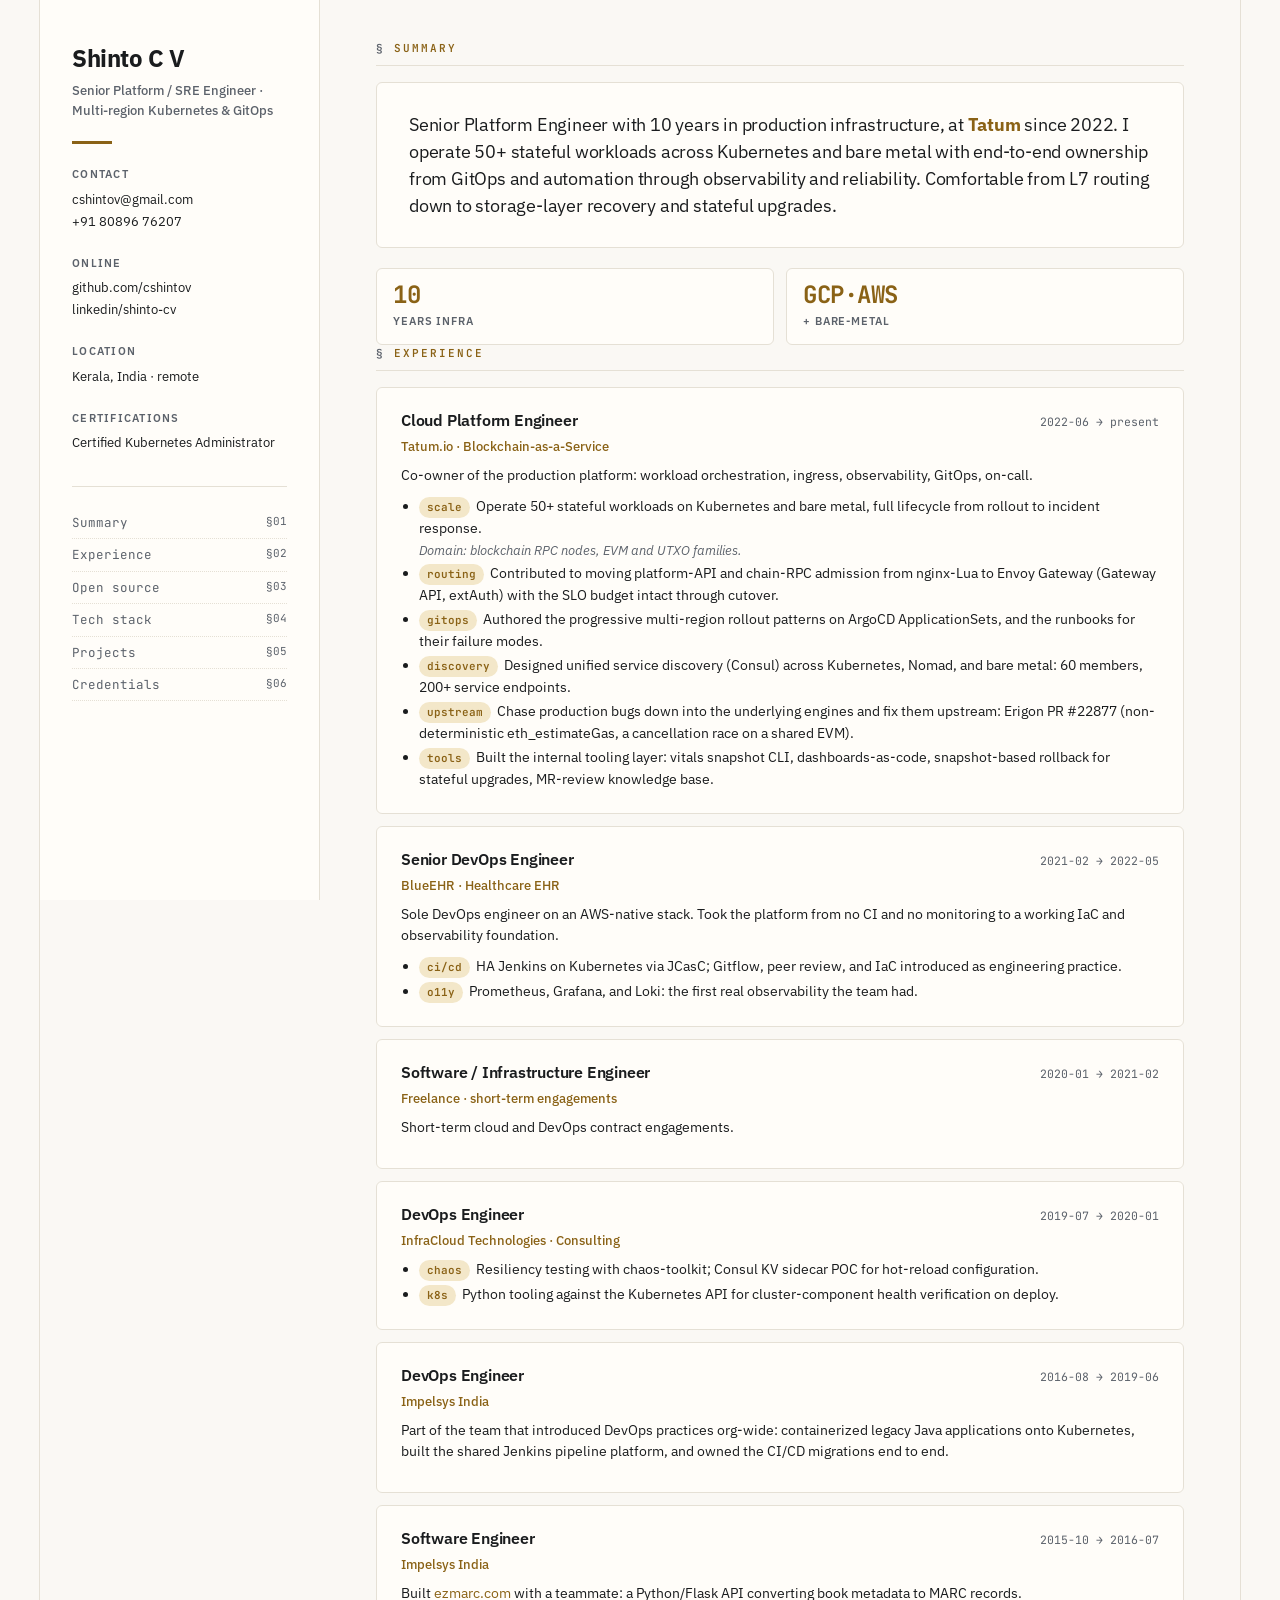
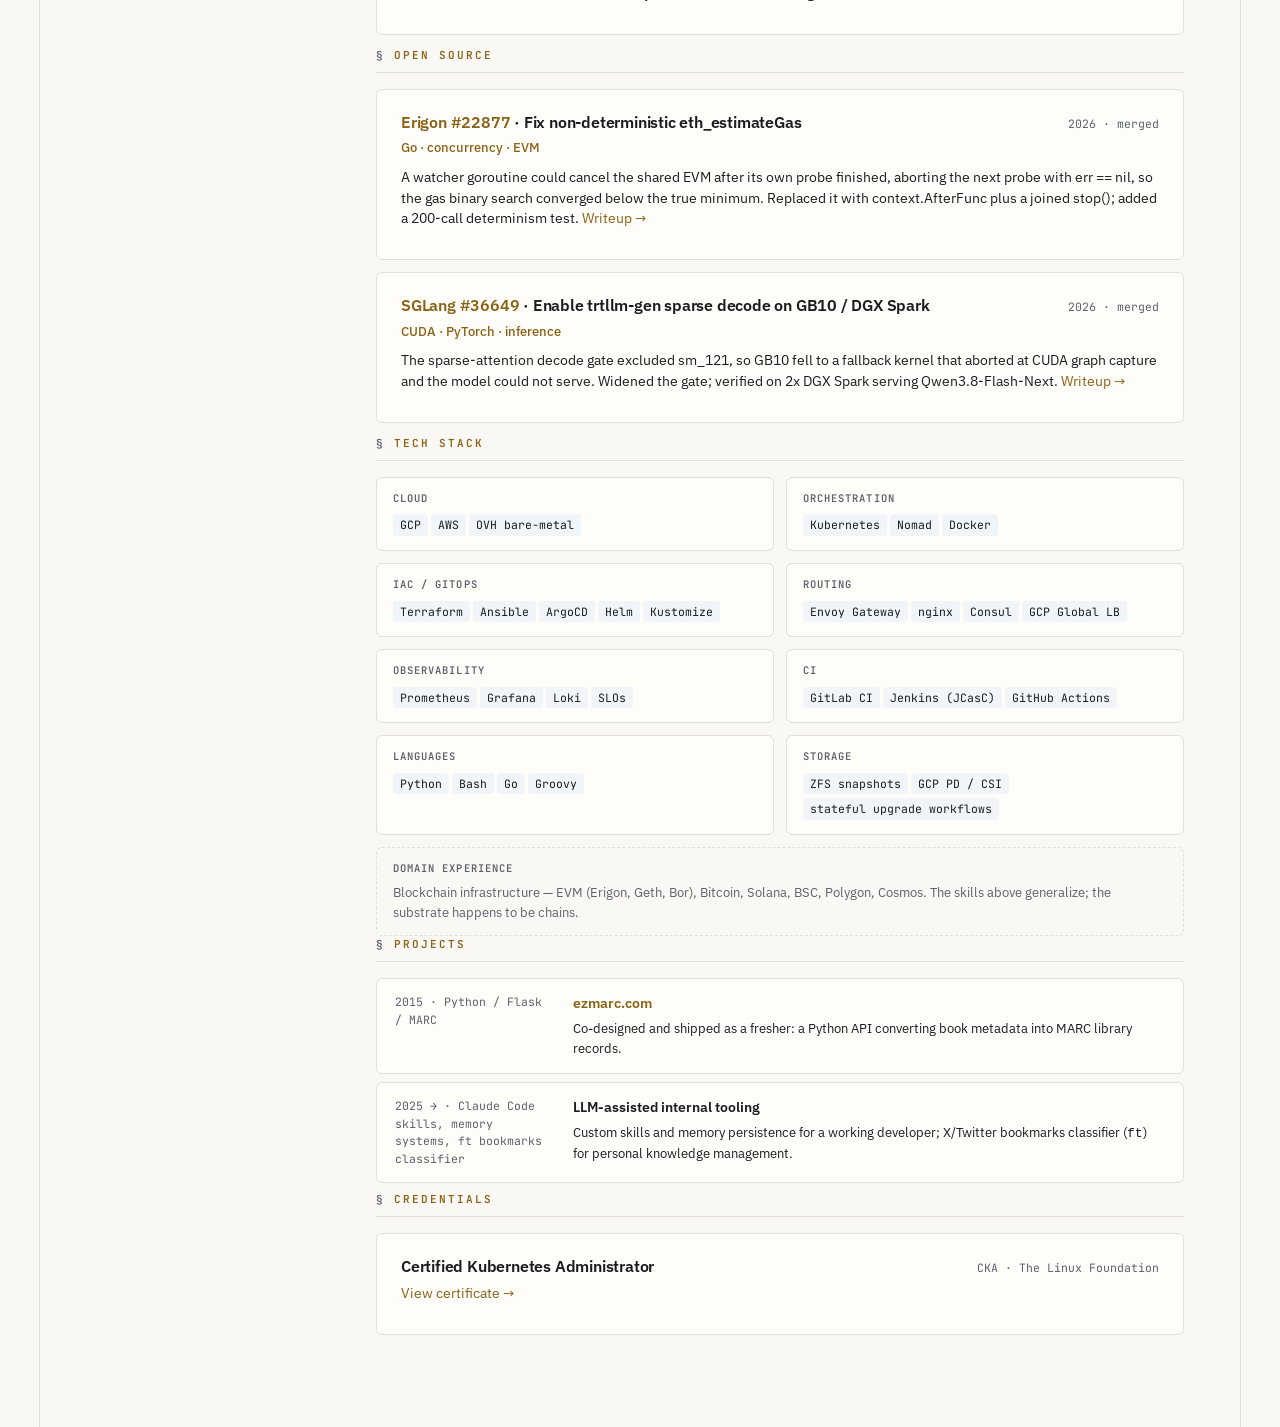
<file: variants/engineering-brief-platform.html>
<!DOCTYPE html>
<html lang="en">
<head>
<meta charset="utf-8">
<title>Shinto C V · Platform / SRE Engineering Brief</title>
<meta name="viewport" content="width=device-width,initial-scale=1">
<link href="https://fonts.googleapis.com/css2?family=IBM+Plex+Sans:wght@400;500;600;700&family=JetBrains+Mono:wght@400;500&display=swap" rel="stylesheet">
<style>
  /* Screen palette matches the site system (_site.css, light). Print rules below are unchanged. */
  :root{
    --bg:#faf8f4; --panel:#fffdf9; --ink:#1a1c1e; --muted:#5c626b;
    --rule:#e5e0d5; --accent:#8a6216; --accent-soft:#f3e7c9; --warn:#c2410c;
    --sans:'IBM Plex Sans',system-ui,sans-serif;
    --mono:'JetBrains Mono',ui-monospace,monospace;
  }
  *{box-sizing:border-box}
  html,body{margin:0;background:var(--bg);color:var(--ink);font-family:var(--sans);font-size:14px;line-height:1.55}
  a{color:var(--accent);text-decoration:none}
  a:hover{text-decoration:underline}

  .doc{display:grid;grid-template-columns:280px 1fr;min-height:100vh;max-width:1200px;margin:0 auto;box-shadow:0 0 0 1px var(--rule)}

  .sidebar{background:var(--panel);border-right:1px solid var(--rule);padding:40px 32px;position:sticky;top:0;height:100vh;overflow-y:auto}
  .sidebar h1{font-size:24px;font-weight:700;margin:0;letter-spacing:-0.5px}
  .sidebar .role{color:var(--muted);font-size:13px;margin:4px 0 0;font-weight:500}
  .sidebar .accent-bar{height:3px;width:40px;background:var(--accent);margin:20px 0}

  .sidebar .block{margin-top:22px}
  .sidebar .block .lbl{font-size:10.5px;font-weight:600;color:var(--muted);text-transform:uppercase;letter-spacing:0.12em;margin-bottom:6px}
  .sidebar .block a, .sidebar .block .v{color:var(--ink);font-size:13px;display:block;line-height:1.7}
  .sidebar .block a:hover{color:var(--accent)}

  .toc{margin-top:32px;border-top:1px solid var(--rule);padding-top:20px}
  .toc a{display:flex;justify-content:space-between;color:var(--muted);font-size:12.5px;padding:6px 0;border-bottom:1px dotted var(--rule);font-family:var(--mono)}
  .toc a:hover{color:var(--accent)}
  .toc a span:last-child{color:var(--muted);font-size:11px}

  .main{padding:40px 56px 80px;max-width:920px}
  .main h2{font-size:11px;font-weight:600;letter-spacing:0.18em;text-transform:uppercase;color:var(--accent);margin:48px 0 16px;padding-bottom:8px;border-bottom:1px solid var(--rule);font-family:var(--mono)}
  .main h2:first-child{margin-top:0}
  .main h2::before{content:'§ ';color:var(--muted)}

  .hero{background:var(--panel);border:1px solid var(--rule);border-radius:6px;padding:28px 32px;margin-bottom:8px}
  .hero .standfirst{font-size:18px;line-height:1.5;color:var(--ink);margin:0;letter-spacing:-0.2px}
  .hero .standfirst strong{color:var(--accent)}

  .tiles{display:grid;grid-template-columns:repeat(2,1fr);gap:12px;margin:20px 0 0}
  .tile{background:var(--panel);border:1px solid var(--rule);border-radius:6px;padding:14px 16px}
  .tile .n{font-size:24px;font-weight:700;letter-spacing:-0.5px;color:var(--accent);line-height:1;font-family:var(--mono)}
  .tile .l{font-size:11px;color:var(--muted);text-transform:uppercase;letter-spacing:0.08em;margin-top:6px;font-weight:600}

  .job{background:var(--panel);border:1px solid var(--rule);border-radius:6px;padding:20px 24px;margin-bottom:12px;position:relative}
  .job .h{display:flex;justify-content:space-between;align-items:baseline;gap:16px;margin-bottom:4px}
  .job .h h3{font-size:16px;font-weight:600;margin:0;letter-spacing:-0.2px;flex:1 1 auto;min-width:0}
  .job .h .date{font-family:var(--mono);font-size:11.5px;color:var(--muted);white-space:nowrap;flex:0 0 auto}
  .job .org{font-size:13px;color:var(--accent);font-weight:500;margin-bottom:8px}
  .job .intro{margin:0 0 10px;color:var(--ink);font-size:13.5px}
  .job ul{margin:0;padding-left:18px}
  .job li{font-size:13.5px;margin:3px 0}
  .job li .ctx{color:var(--muted);font-size:12.5px;font-style:italic;display:block;margin-top:2px}
  .badge{display:inline-block;background:var(--accent-soft);color:var(--accent);font-size:11px;font-weight:600;padding:2px 8px;border-radius:99px;margin-right:6px;font-family:var(--mono)}

  .stack-grid{display:grid;grid-template-columns:repeat(2,1fr);gap:12px}
  .stack-row{background:var(--panel);border:1px solid var(--rule);border-radius:6px;padding:12px 16px}
  .stack-row .cat{font-size:10.5px;color:var(--muted);text-transform:uppercase;letter-spacing:0.1em;font-weight:600;margin-bottom:6px;font-family:var(--mono)}
  .stack-row .items{font-size:13px}
  .chip{display:inline-block;background:#f1f5f9;color:var(--ink);font-size:11.5px;padding:2px 7px;border-radius:3px;margin:2px 3px 2px 0;font-family:var(--mono)}

  .domain-row{background:transparent;border:1px dashed var(--rule);border-radius:6px;padding:12px 16px;margin-top:12px}
  .domain-row .cat{font-size:10.5px;color:var(--muted);text-transform:uppercase;letter-spacing:0.1em;font-weight:600;margin-bottom:6px;font-family:var(--mono)}
  .domain-row .items{font-size:13px;color:var(--muted)}

  .proj{display:grid;grid-template-columns:160px 1fr;gap:18px;background:var(--panel);border:1px solid var(--rule);border-radius:6px;padding:14px 18px;margin-bottom:8px}
  .proj .meta{font-family:var(--mono);font-size:11.5px;color:var(--muted)}
  .proj h4{margin:0 0 4px;font-size:14px;font-weight:600}
  .proj p{margin:0;font-size:13px;color:var(--ink)}

  @media (max-width: 980px){
    .doc{grid-template-columns:1fr}
    .sidebar{position:static;height:auto;padding:28px 28px 24px}
    .main{padding:28px 28px 64px;max-width:100%}
    .stack-grid{grid-template-columns:1fr}
    .toc{display:none}
  }
  @media (max-width: 520px){
    body{font-size:13.5px}
    .sidebar{padding:22px 18px 18px}
    .sidebar h1{font-size:22px}
    .sidebar .role{font-size:12px}
    .sidebar .block{margin-top:16px}
    .main{padding:22px 16px 56px}
    .main h2{font-size:10.5px;margin:36px 0 14px}
    .hero{padding:20px 18px}
    .hero .standfirst{font-size:15.5px;line-height:1.45}
    .tiles{gap:8px}
    .tile{padding:12px 14px}
    .tile .n{font-size:20px}
    .tile .l{font-size:10px}
    .job{padding:16px 18px}
    .job .h h3{font-size:15px}
    .job .h .date{font-size:11px}
    .job .org{font-size:12.5px}
    .job .intro, .job li{font-size:13px}
    .proj{grid-template-columns:1fr;gap:6px;padding:14px 16px}
    .proj .meta{font-size:11px}
    .stack-row{padding:14px 16px}
    .badge{font-size:10px;padding:1px 7px}
  }

  /* ---- PDF mode (applies in both print preview and WeasyPrint render) ---- */
  @page { size: A4; margin: 9mm 10mm 10mm; }
  @media print {
    html,body{background:#fff;color:#111;font-size:8.8pt;line-height:1.4;padding:0;max-width:100%}
    *,*::before,*::after{-webkit-print-color-adjust:exact;print-color-adjust:exact}
    a{color:inherit;text-decoration:none}
    .doc{display:grid;grid-template-columns:180px 1fr;max-width:100%;box-shadow:none;min-height:0;background:#fff;margin:0}
    .sidebar{position:static;height:auto;padding:0 10pt 0 0;border-right:1px solid #e5e7eb;background:#fff}
    .sidebar h1{font-size:16pt;line-height:1.05;margin-bottom:2pt}
    .sidebar .role{font-size:9pt;margin-bottom:4pt;line-height:1.35}
    .sidebar .accent-bar{height:2px;width:32pt;margin:5pt 0 8pt}
    .sidebar .block{margin-top:8pt}
    .sidebar .block .lbl{font-size:7.5pt;margin-bottom:3pt}
    .sidebar .block a,.sidebar .block .v{font-size:9pt;line-height:1.5}
    .sidebar h3{font-size:8.5pt;margin-bottom:2pt}
    .toc{display:none}
    .main{padding:0 0 0 14pt;max-width:100%}
    .main h2{margin:10pt 0 6pt;font-size:9.5pt;color:#0f766e;padding-bottom:4pt}
    .main h2:first-child{margin-top:0}
    .hero{padding:6pt 8pt;margin-bottom:5pt}
    .hero .standfirst{font-size:9.5pt;line-height:1.35}
    .tiles{grid-template-columns:repeat(3,1fr);gap:5pt;margin:6pt 0 0}
    .tile{padding:6pt 8pt}
    .tile .n{font-size:13pt}
    .tile .l{font-size:7.5pt;margin-top:3pt}
    .job,.proj,.stack-row,.domain-row,.hero,.tile{break-inside:avoid;page-break-inside:avoid}
    .job{padding:5pt 8pt;margin-bottom:3pt}
    .job .h{margin-bottom:1pt}
    .job .h h3{font-size:10pt}
    .job .h .date{font-size:7.5pt}
    .job .org{font-size:8pt;margin-bottom:3pt}
    .job .intro{font-size:8.5pt;margin:0 0 3pt;line-height:1.35}
    .job ul{margin:1pt 0 0;padding-left:12pt}
    .job li{font-size:8.5pt;margin:0;line-height:1.35}
    .job li .ctx{font-size:8pt;margin-top:0}
    .badge{font-size:8pt;padding:1pt 5pt;margin-right:4pt}
    .stack-grid{grid-template-columns:repeat(2,1fr);gap:5pt}
    .stack-row{padding:5pt 8pt}
    .stack-row .cat{font-size:7.5pt;margin-bottom:3pt}
    .stack-row .items{font-size:8.5pt}
    .chip{font-size:8pt;padding:1pt 5pt;margin:1pt 2pt 1pt 0}
    .domain-row{padding:5pt 8pt;margin-top:6pt}
    .domain-row .cat{font-size:7.5pt;margin-bottom:3pt}
    .domain-row .items{font-size:8.5pt}
    .proj{grid-template-columns:140px 1fr;gap:12pt;padding:5pt 8pt;margin-bottom:4pt}
    .proj .meta{font-size:8pt}
    .proj h4{font-size:9.5pt;margin:0 0 2pt}
    .proj p{font-size:8.5pt;line-height:1.4}
    h2,h3{break-after:avoid;page-break-after:avoid}
  }
</style>
</head>
<body>

<div class="doc">

  <aside class="sidebar">
    <h1>Shinto C V</h1>
    <div class="role">Senior Platform / SRE Engineer · Multi-region Kubernetes & GitOps</div>
    <div class="accent-bar"></div>

    <div class="block">
      <div class="lbl">Contact</div>
      <a href="mailto:cshintov@gmail.com">cshintov@gmail.com</a>
      <span class="v">+91 80896 76207</span>
    </div>
    <div class="block">
      <div class="lbl">Online</div>
      <a href="https://github.com/cshintov">github.com/cshintov</a>
      <a href="https://www.linkedin.com/in/shinto-cv/">linkedin/shinto-cv</a>
    </div>
    <div class="block">
      <div class="lbl">Location</div>
      <span class="v">Kerala, India · remote</span>
    </div>
    <div class="block">
      <div class="lbl">Certifications</div>
      <a href="https://ti-user-certificates.s3.amazonaws.com/e0df7fbf-a057-42af-8a1f-590912be5460/80b43799-ddd1-58e2-9177-0a7fa5898d0b-shinto-c-v-e5f8e9cc-c843-46bb-aa3b-5152d126384c-certificate.pdf">Certified Kubernetes Administrator</a>
    </div>

    <div class="toc">
      <a href="#summary"><span>Summary</span><span>§01</span></a>
      <a href="#exp"><span>Experience</span><span>§02</span></a>
      <a href="#oss"><span>Open source</span><span>§03</span></a>
      <a href="#stack"><span>Tech stack</span><span>§04</span></a>
      <a href="#proj"><span>Projects</span><span>§05</span></a>
      <a href="#cred"><span>Credentials</span><span>§06</span></a>
    </div>
  </aside>

  <main class="main">

    <section id="summary">
      <h2>Summary</h2>
      <div class="hero">
        <p class="standfirst">Senior Platform Engineer with 10 years in production infrastructure, at <strong>Tatum</strong> since 2022. I operate 50+ stateful workloads across Kubernetes and bare metal with end-to-end ownership from GitOps and automation through observability and reliability. Comfortable from L7 routing down to storage-layer recovery and stateful upgrades.
</p>
      </div>
      <div class="tiles">
<div class="tile"><div class="n">10</div><div class="l">Years infra</div></div>
<div class="tile"><div class="n">GCP·AWS</div><div class="l">+ bare-metal</div></div>
      </div>
    </section>

    <section id="exp">
      <h2>Experience</h2>
      <div class="job">
        <div class="h"><h3>Cloud Platform Engineer</h3><div class="date">2022-06 → present</div></div>
        <div class="org">Tatum.io · Blockchain-as-a-Service</div>
<p class="intro">Co-owner of the production platform: workload orchestration, ingress, observability, GitOps, on-call.</p>        <ul>
          <li><span class="badge">scale</span>Operate 50+ stateful workloads on Kubernetes and bare metal, full lifecycle from rollout to incident response.<span class="ctx">Domain: blockchain RPC nodes, EVM and UTXO families.</span></li>
          <li><span class="badge">routing</span>Contributed to moving platform-API and chain-RPC admission from nginx-Lua to Envoy Gateway (Gateway API, extAuth) with the SLO budget intact through cutover.</li>
          <li><span class="badge">gitops</span>Authored the progressive multi-region rollout patterns on ArgoCD ApplicationSets, and the runbooks for their failure modes.</li>
          <li><span class="badge">discovery</span>Designed unified service discovery (Consul) across Kubernetes, Nomad, and bare metal: 60 members, 200+ service endpoints.</li>
          <li><span class="badge">upstream</span>Chase production bugs down into the underlying engines and fix them upstream: Erigon PR #22877 (non-deterministic eth_estimateGas, a cancellation race on a shared EVM).</li>
          <li><span class="badge">tools</span>Built the internal tooling layer: vitals snapshot CLI, dashboards-as-code, snapshot-based rollback for stateful upgrades, MR-review knowledge base.</li>
        </ul>
      </div>
      <div class="job">
        <div class="h"><h3>Senior DevOps Engineer</h3><div class="date">2021-02 → 2022-05</div></div>
        <div class="org">BlueEHR · Healthcare EHR</div>
<p class="intro">Sole DevOps engineer on an AWS-native stack. Took the platform from no CI and no monitoring to a working IaC and observability foundation.</p>        <ul>
          <li><span class="badge">ci/cd</span>HA Jenkins on Kubernetes via JCasC; Gitflow, peer review, and IaC introduced as engineering practice.</li>
          <li><span class="badge">o11y</span>Prometheus, Grafana, and Loki: the first real observability the team had.</li>
        </ul>
      </div>
      <div class="job">
        <div class="h"><h3>Software / Infrastructure Engineer</h3><div class="date">2020-01 → 2021-02</div></div>
        <div class="org">Freelance · short-term engagements</div>
<p class="intro">Short-term cloud and DevOps contract engagements.</p>      </div>
      <div class="job">
        <div class="h"><h3>DevOps Engineer</h3><div class="date">2019-07 → 2020-01</div></div>
        <div class="org">InfraCloud Technologies · Consulting</div>
        <ul>
          <li><span class="badge">chaos</span>Resiliency testing with chaos-toolkit; Consul KV sidecar POC for hot-reload configuration.</li>
          <li><span class="badge">k8s</span>Python tooling against the Kubernetes API for cluster-component health verification on deploy.</li>
        </ul>
      </div>
      <div class="job">
        <div class="h"><h3>DevOps Engineer</h3><div class="date">2016-08 → 2019-06</div></div>
        <div class="org">Impelsys India</div>
<p class="intro">Part of the team that introduced DevOps practices org-wide: containerized legacy Java applications onto Kubernetes, built the shared Jenkins pipeline platform, and owned the CI/CD migrations end to end.</p>      </div>
      <div class="job">
        <div class="h"><h3>Software Engineer</h3><div class="date">2015-10 → 2016-07</div></div>
        <div class="org">Impelsys India</div>
<p class="intro">Built <a href="https://www.ezmarc.com/">ezmarc.com</a> with a teammate: a Python/Flask API converting book metadata to MARC records.</p>      </div>
    </section>

    <section id="oss">
      <h2>Open source</h2>
      <div class="job">
        <div class="h"><h3><a href="https://github.com/erigontech/erigon/pull/22877">Erigon #22877</a> · Fix non-deterministic eth_estimateGas</h3><div class="date">2026 · merged</div></div>
        <div class="org">Go · concurrency · EVM</div>
        <p class="intro">A watcher goroutine could cancel the shared EVM after its own probe finished, aborting the next probe with err == nil, so the gas binary search converged below the true minimum. Replaced it with context.AfterFunc plus a joined stop(); added a 200-call determinism test. <a href="https://cshintov.github.io/writeups/erigon-estimategas-fix/">Writeup →</a></p>
      </div>
      <div class="job">
        <div class="h"><h3><a href="https://github.com/sgl-project/sglang/pull/36649">SGLang #36649</a> · Enable trtllm-gen sparse decode on GB10 / DGX Spark</h3><div class="date">2026 · merged</div></div>
        <div class="org">CUDA · PyTorch · inference</div>
        <p class="intro">The sparse-attention decode gate excluded sm_121, so GB10 fell to a fallback kernel that aborted at CUDA graph capture and the model could not serve. Widened the gate; verified on 2x DGX Spark serving Qwen3.8-Flash-Next. <a href="https://cshintov.github.io/writeups/sglang-sm121-sparse-decode/">Writeup →</a></p>
      </div>
    </section>

    <section id="stack">
      <h2>Tech stack</h2>
      <div class="stack-grid">
<div class="stack-row"><div class="cat">Cloud</div><div class="items"><span class="chip">GCP</span><span class="chip">AWS</span><span class="chip">OVH bare-metal</span></div></div>
<div class="stack-row"><div class="cat">Orchestration</div><div class="items"><span class="chip">Kubernetes</span><span class="chip">Nomad</span><span class="chip">Docker</span></div></div>
<div class="stack-row"><div class="cat">IaC / GitOps</div><div class="items"><span class="chip">Terraform</span><span class="chip">Ansible</span><span class="chip">ArgoCD</span><span class="chip">Helm</span><span class="chip">Kustomize</span></div></div>
<div class="stack-row"><div class="cat">Routing</div><div class="items"><span class="chip">Envoy Gateway</span><span class="chip">nginx</span><span class="chip">Consul</span><span class="chip">GCP Global LB</span></div></div>
<div class="stack-row"><div class="cat">Observability</div><div class="items"><span class="chip">Prometheus</span><span class="chip">Grafana</span><span class="chip">Loki</span><span class="chip">SLOs</span></div></div>
<div class="stack-row"><div class="cat">CI</div><div class="items"><span class="chip">GitLab CI</span><span class="chip">Jenkins (JCasC)</span><span class="chip">GitHub Actions</span></div></div>
<div class="stack-row"><div class="cat">Languages</div><div class="items"><span class="chip">Python</span><span class="chip">Bash</span><span class="chip">Go</span><span class="chip">Groovy</span></div></div>
<div class="stack-row"><div class="cat">Storage</div><div class="items"><span class="chip">ZFS snapshots</span><span class="chip">GCP PD / CSI</span><span class="chip">stateful upgrade workflows</span></div></div>
      </div>
      <div class="domain-row">
        <div class="cat">Domain experience</div>
        <div class="items">Blockchain infrastructure — EVM (Erigon, Geth, Bor), Bitcoin, Solana, BSC, Polygon, Cosmos. The skills above generalize; the substrate happens to be chains.
</div>
      </div>
    </section>

    <section id="proj">
      <h2>Projects</h2>
      <div class="proj">
        <div class="meta">2015 · Python / Flask / MARC</div>
        <div><h4><a href="https://www.ezmarc.com/">ezmarc.com</a></h4><p>Co-designed and shipped as a fresher: a Python API converting book metadata into MARC library records.</p></div>
      </div>
      <div class="proj">
        <div class="meta">2025 → · Claude Code skills, memory systems, ft bookmarks classifier</div>
        <div><h4>LLM-assisted internal tooling</h4><p>Custom skills and memory persistence for a working developer; X/Twitter bookmarks classifier (<code>ft</code>) for personal knowledge management.</p></div>
      </div>
    </section>

    <section id="cred">
      <h2>Credentials</h2>
      <div class="job">
        <div class="h"><h3>Certified Kubernetes Administrator</h3><div class="date">CKA · The Linux Foundation</div></div>
        <p class="intro"><a href="https://ti-user-certificates.s3.amazonaws.com/e0df7fbf-a057-42af-8a1f-590912be5460/80b43799-ddd1-58e2-9177-0a7fa5898d0b-shinto-c-v-e5f8e9cc-c843-46bb-aa3b-5152d126384c-certificate.pdf">View certificate →</a></p>
      </div>
    </section>

  </main>
</div>

</body>
</html>
</file>
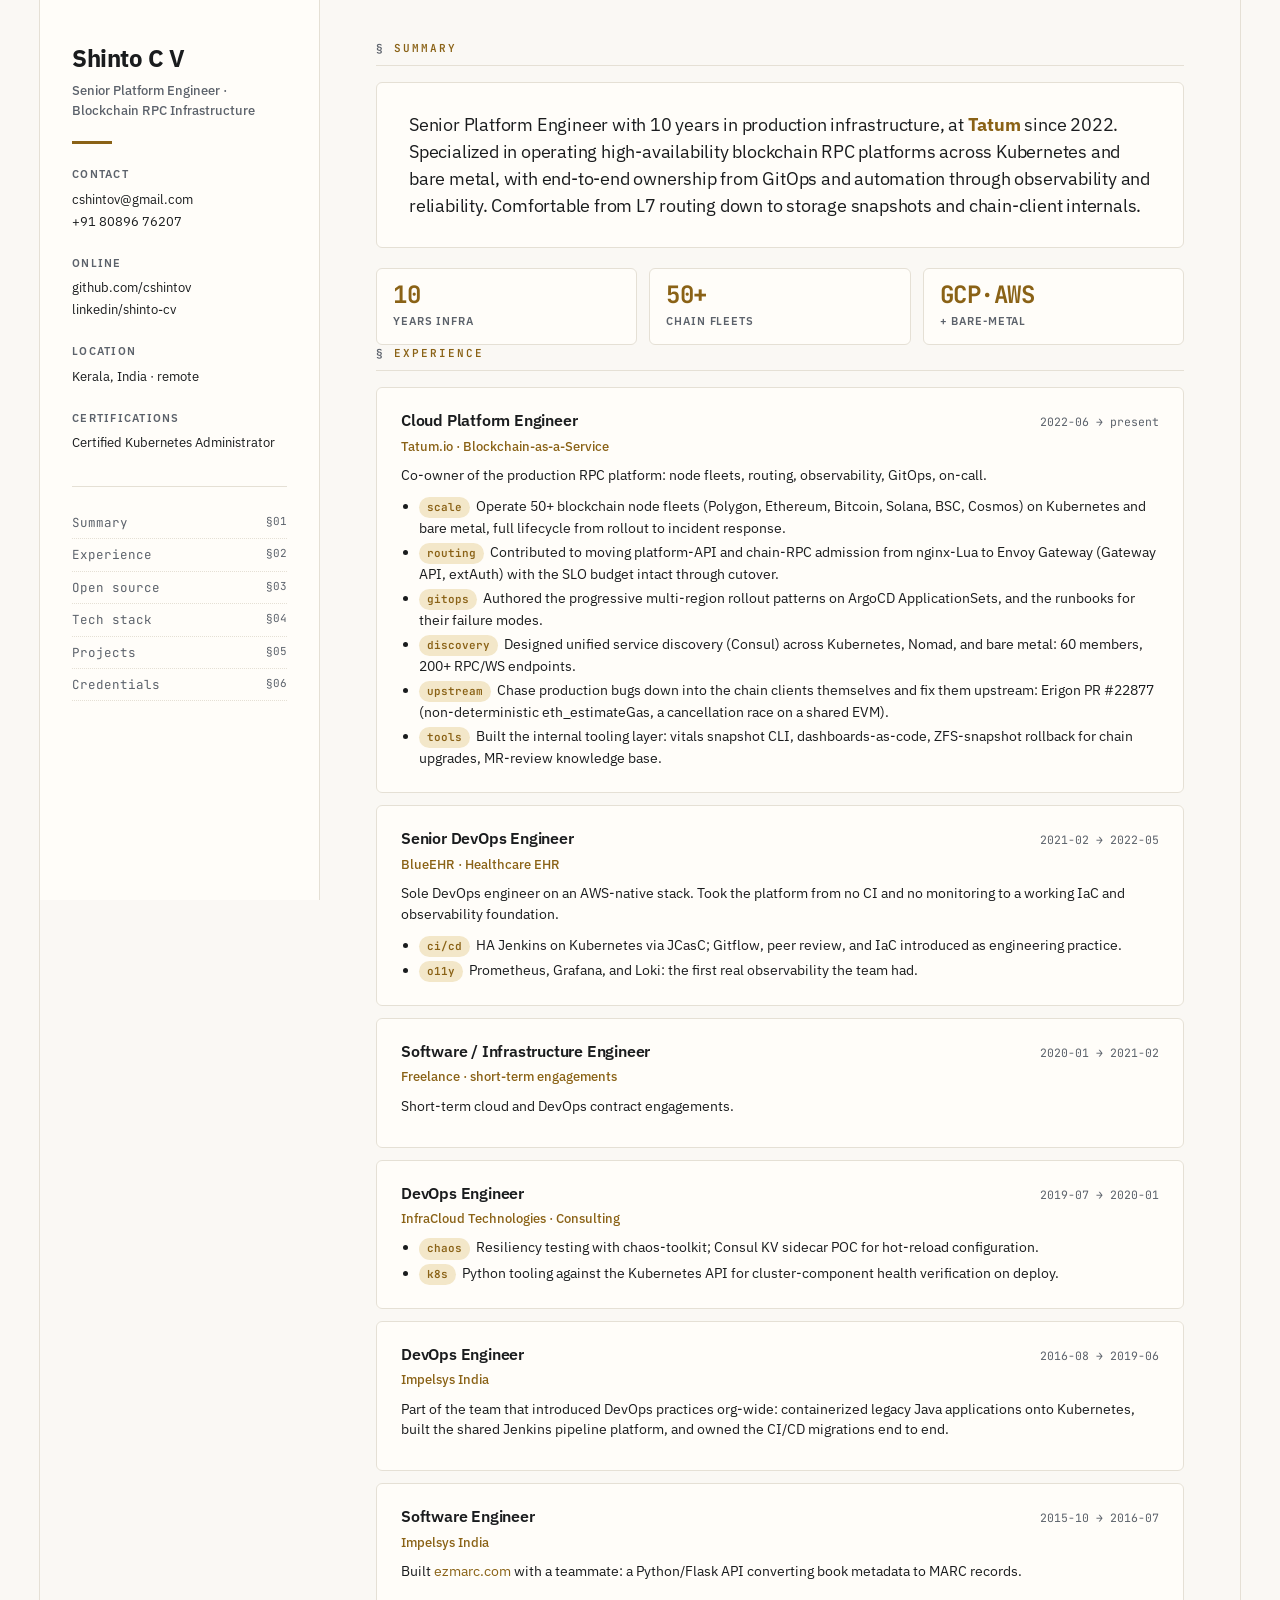
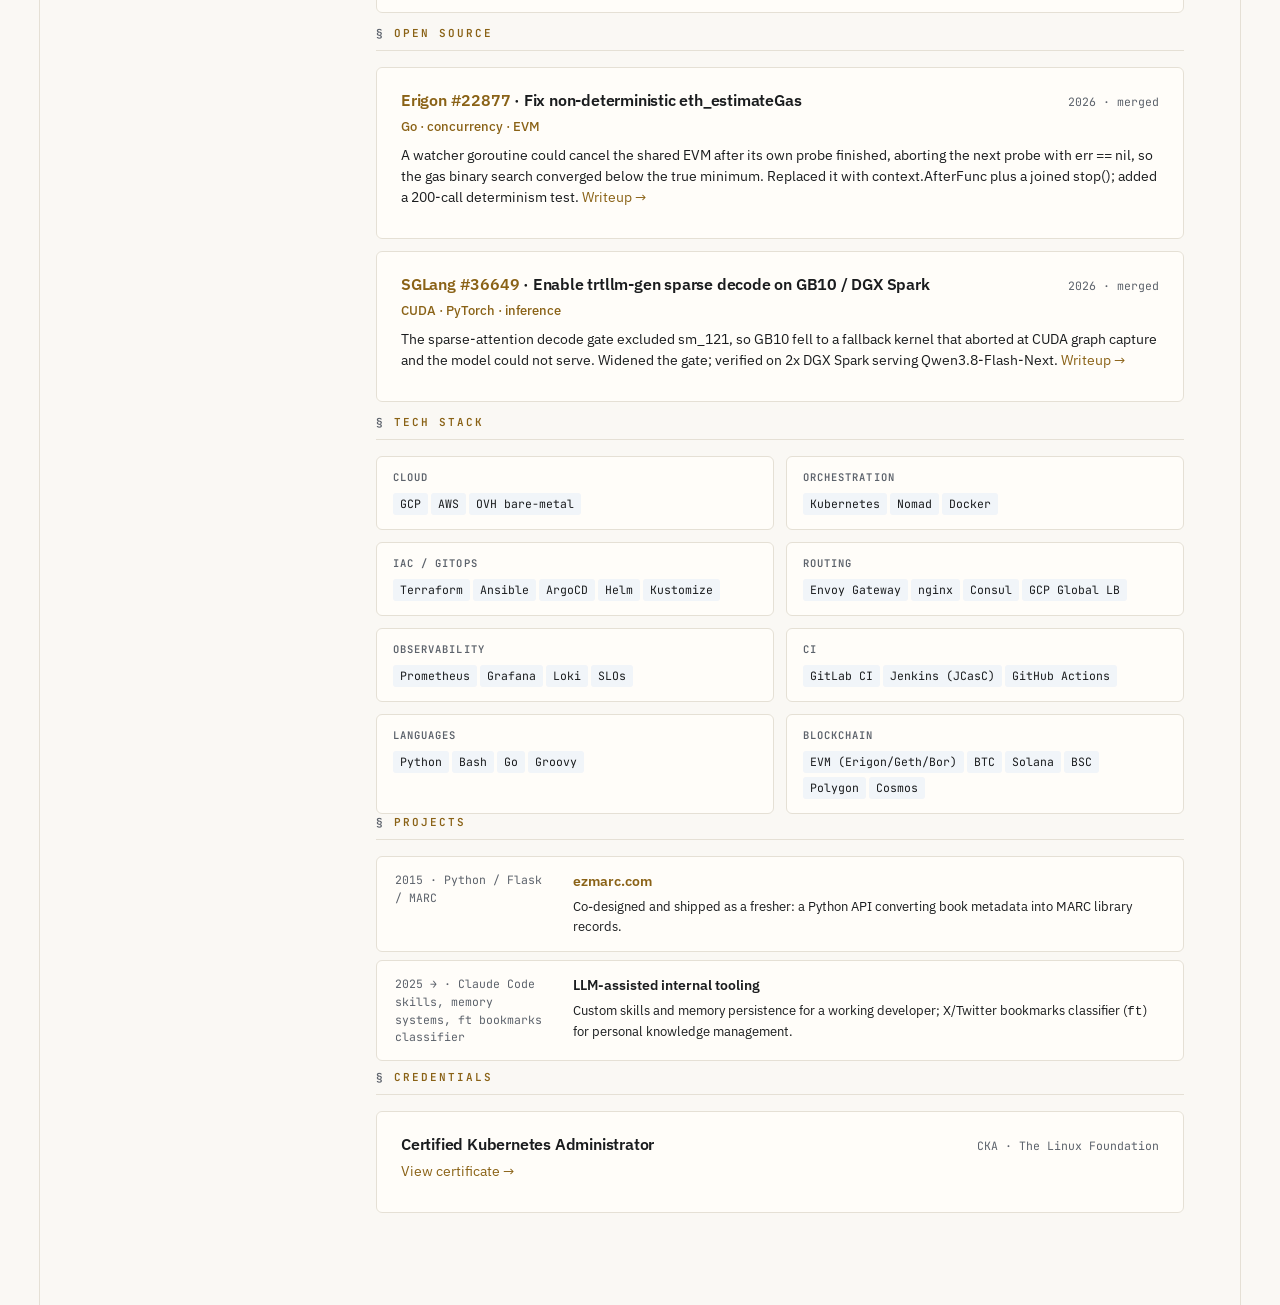
<file: variants/engineering-brief.html>
<!DOCTYPE html>
<html lang="en">
<head>
<meta charset="utf-8">
<title>Shinto C V · Engineering Brief</title>
<meta name="viewport" content="width=device-width,initial-scale=1">
<link href="https://fonts.googleapis.com/css2?family=IBM+Plex+Sans:wght@400;500;600;700&family=JetBrains+Mono:wght@400;500&display=swap" rel="stylesheet">
<style>
  /* Screen palette matches the site system (_site.css, light). Print rules below are unchanged. */
  :root{
    --bg:#faf8f4; --panel:#fffdf9; --ink:#1a1c1e; --muted:#5c626b;
    --rule:#e5e0d5; --accent:#8a6216; --accent-soft:#f3e7c9; --warn:#c2410c;
    --sans:'IBM Plex Sans',system-ui,sans-serif;
    --mono:'JetBrains Mono',ui-monospace,monospace;
  }
  *{box-sizing:border-box}
  html,body{margin:0;background:var(--bg);color:var(--ink);font-family:var(--sans);font-size:14px;line-height:1.55}
  a{color:var(--accent);text-decoration:none}
  a:hover{text-decoration:underline}

  .doc{display:grid;grid-template-columns:280px 1fr;min-height:100vh;max-width:1200px;margin:0 auto;box-shadow:0 0 0 1px var(--rule)}

  .sidebar{background:var(--panel);border-right:1px solid var(--rule);padding:40px 32px;position:sticky;top:0;height:100vh;overflow-y:auto}
  .sidebar h1{font-size:24px;font-weight:700;margin:0;letter-spacing:-0.5px}
  .sidebar .role{color:var(--muted);font-size:13px;margin:4px 0 0;font-weight:500}
  .sidebar .accent-bar{height:3px;width:40px;background:var(--accent);margin:20px 0}

  .sidebar .block{margin-top:22px}
  .sidebar .block .lbl{font-size:10.5px;font-weight:600;color:var(--muted);text-transform:uppercase;letter-spacing:0.12em;margin-bottom:6px}
  .sidebar .block a, .sidebar .block .v{color:var(--ink);font-size:13px;display:block;line-height:1.7}
  .sidebar .block a:hover{color:var(--accent)}

  .toc{margin-top:32px;border-top:1px solid var(--rule);padding-top:20px}
  .toc a{display:flex;justify-content:space-between;color:var(--muted);font-size:12.5px;padding:6px 0;border-bottom:1px dotted var(--rule);font-family:var(--mono)}
  .toc a:hover{color:var(--accent)}
  .toc a span:last-child{color:var(--muted);font-size:11px}

  .main{padding:40px 56px 80px;max-width:920px}
  .main h2{font-size:11px;font-weight:600;letter-spacing:0.18em;text-transform:uppercase;color:var(--accent);margin:48px 0 16px;padding-bottom:8px;border-bottom:1px solid var(--rule);font-family:var(--mono)}
  .main h2:first-child{margin-top:0}
  .main h2::before{content:'§ ';color:var(--muted)}

  .hero{background:var(--panel);border:1px solid var(--rule);border-radius:6px;padding:28px 32px;margin-bottom:8px}
  .hero .standfirst{font-size:18px;line-height:1.5;color:var(--ink);margin:0;letter-spacing:-0.2px}
  .hero .standfirst strong{color:var(--accent)}

  .tiles{display:grid;grid-template-columns:repeat(3,1fr);gap:12px;margin:20px 0 0}
  .tile{background:var(--panel);border:1px solid var(--rule);border-radius:6px;padding:14px 16px}
  .tile .n{font-size:24px;font-weight:700;letter-spacing:-0.5px;color:var(--accent);line-height:1;font-family:var(--mono)}
  .tile .l{font-size:11px;color:var(--muted);text-transform:uppercase;letter-spacing:0.08em;margin-top:6px;font-weight:600}

  .job{background:var(--panel);border:1px solid var(--rule);border-radius:6px;padding:20px 24px;margin-bottom:12px;position:relative}
  .job .h{display:flex;justify-content:space-between;align-items:baseline;gap:16px;margin-bottom:4px}
  .job .h h3{font-size:16px;font-weight:600;margin:0;letter-spacing:-0.2px;flex:1 1 auto;min-width:0}
  .job .h .date{font-family:var(--mono);font-size:11.5px;color:var(--muted);white-space:nowrap;flex:0 0 auto}
  .job .org{font-size:13px;color:var(--accent);font-weight:500;margin-bottom:8px}
  .job .intro{margin:0 0 10px;color:var(--ink);font-size:13.5px}
  .job ul{margin:0;padding-left:18px}
  .job li{font-size:13.5px;margin:3px 0}
  .job li .ctx{color:var(--muted);font-size:12.5px;font-style:italic;display:block;margin-top:2px}
  .badge{display:inline-block;background:var(--accent-soft);color:var(--accent);font-size:11px;font-weight:600;padding:2px 8px;border-radius:99px;margin-right:6px;font-family:var(--mono)}

  .stack-grid{display:grid;grid-template-columns:repeat(2,1fr);gap:12px}
  .stack-row{background:var(--panel);border:1px solid var(--rule);border-radius:6px;padding:12px 16px}
  .stack-row .cat{font-size:10.5px;color:var(--muted);text-transform:uppercase;letter-spacing:0.1em;font-weight:600;margin-bottom:6px;font-family:var(--mono)}
  .stack-row .items{font-size:13px}
  .chip{display:inline-block;background:#f1f5f9;color:var(--ink);font-size:11.5px;padding:2px 7px;border-radius:3px;margin:2px 3px 2px 0;font-family:var(--mono)}

  .domain-row{background:transparent;border:1px dashed var(--rule);border-radius:6px;padding:12px 16px;margin-top:12px}
  .domain-row .cat{font-size:10.5px;color:var(--muted);text-transform:uppercase;letter-spacing:0.1em;font-weight:600;margin-bottom:6px;font-family:var(--mono)}
  .domain-row .items{font-size:13px;color:var(--muted)}

  .proj{display:grid;grid-template-columns:160px 1fr;gap:18px;background:var(--panel);border:1px solid var(--rule);border-radius:6px;padding:14px 18px;margin-bottom:8px}
  .proj .meta{font-family:var(--mono);font-size:11.5px;color:var(--muted)}
  .proj h4{margin:0 0 4px;font-size:14px;font-weight:600}
  .proj p{margin:0;font-size:13px;color:var(--ink)}

  @media (max-width: 980px){
    .doc{grid-template-columns:1fr}
    .sidebar{position:static;height:auto;padding:28px 28px 24px}
    .main{padding:28px 28px 64px;max-width:100%}
    .stack-grid{grid-template-columns:1fr}
    .toc{display:none}
  }
  @media (max-width: 520px){
    body{font-size:13.5px}
    .sidebar{padding:22px 18px 18px}
    .sidebar h1{font-size:22px}
    .sidebar .role{font-size:12px}
    .sidebar .block{margin-top:16px}
    .main{padding:22px 16px 56px}
    .main h2{font-size:10.5px;margin:36px 0 14px}
    .hero{padding:20px 18px}
    .hero .standfirst{font-size:15.5px;line-height:1.45}
    .tiles{gap:8px}
    .tile{padding:12px 14px}
    .tile .n{font-size:20px}
    .tile .l{font-size:10px}
    .job{padding:16px 18px}
    .job .h h3{font-size:15px}
    .job .h .date{font-size:11px}
    .job .org{font-size:12.5px}
    .job .intro, .job li{font-size:13px}
    .proj{grid-template-columns:1fr;gap:6px;padding:14px 16px}
    .proj .meta{font-size:11px}
    .stack-row{padding:14px 16px}
    .badge{font-size:10px;padding:1px 7px}
  }

  /* ---- PDF mode (applies in both print preview and WeasyPrint render) ---- */
  @page { size: A4; margin: 9mm 10mm 10mm; }
  @media print {
    html,body{background:#fff;color:#111;font-size:8.8pt;line-height:1.4;padding:0;max-width:100%}
    *,*::before,*::after{-webkit-print-color-adjust:exact;print-color-adjust:exact}
    a{color:inherit;text-decoration:none}
    .doc{display:grid;grid-template-columns:180px 1fr;max-width:100%;box-shadow:none;min-height:0;background:#fff;margin:0}
    .sidebar{position:static;height:auto;padding:0 10pt 0 0;border-right:1px solid #e5e7eb;background:#fff}
    .sidebar h1{font-size:16pt;line-height:1.05;margin-bottom:2pt}
    .sidebar .role{font-size:9pt;margin-bottom:4pt;line-height:1.35}
    .sidebar .accent-bar{height:2px;width:32pt;margin:5pt 0 8pt}
    .sidebar .block{margin-top:8pt}
    .sidebar .block .lbl{font-size:7.5pt;margin-bottom:3pt}
    .sidebar .block a,.sidebar .block .v{font-size:9pt;line-height:1.5}
    .sidebar h3{font-size:8.5pt;margin-bottom:2pt}
    .toc{display:none}
    .main{padding:0 0 0 14pt;max-width:100%}
    .main h2{margin:10pt 0 6pt;font-size:9.5pt;color:#0f766e;padding-bottom:4pt}
    .main h2:first-child{margin-top:0}
    .hero{padding:6pt 8pt;margin-bottom:5pt}
    .hero .standfirst{font-size:9.5pt;line-height:1.35}
    .tiles{grid-template-columns:repeat(3,1fr);gap:5pt;margin:6pt 0 0}
    .tile{padding:6pt 8pt}
    .tile .n{font-size:13pt}
    .tile .l{font-size:7.5pt;margin-top:3pt}
    .job,.proj,.stack-row,.domain-row,.hero,.tile{break-inside:avoid;page-break-inside:avoid}
    .job{padding:5pt 8pt;margin-bottom:3pt}
    .job .h{margin-bottom:1pt}
    .job .h h3{font-size:10pt}
    .job .h .date{font-size:7.5pt}
    .job .org{font-size:8pt;margin-bottom:3pt}
    .job .intro{font-size:8.5pt;margin:0 0 3pt;line-height:1.35}
    .job ul{margin:1pt 0 0;padding-left:12pt}
    .job li{font-size:8.5pt;margin:0;line-height:1.35}
    .job li .ctx{font-size:8pt;margin-top:0}
    .badge{font-size:8pt;padding:1pt 5pt;margin-right:4pt}
    .stack-grid{grid-template-columns:repeat(2,1fr);gap:5pt}
    .stack-row{padding:5pt 8pt}
    .stack-row .cat{font-size:7.5pt;margin-bottom:3pt}
    .stack-row .items{font-size:8.5pt}
    .chip{font-size:8pt;padding:1pt 5pt;margin:1pt 2pt 1pt 0}
    .domain-row{padding:5pt 8pt;margin-top:6pt}
    .domain-row .cat{font-size:7.5pt;margin-bottom:3pt}
    .domain-row .items{font-size:8.5pt}
    .proj{grid-template-columns:140px 1fr;gap:12pt;padding:5pt 8pt;margin-bottom:4pt}
    .proj .meta{font-size:8pt}
    .proj h4{font-size:9.5pt;margin:0 0 2pt}
    .proj p{font-size:8.5pt;line-height:1.4}
    h2,h3{break-after:avoid;page-break-after:avoid}
  }
</style>
</head>
<body>

<div class="doc">

  <aside class="sidebar">
    <h1>Shinto C V</h1>
    <div class="role">Senior Platform Engineer · Blockchain RPC Infrastructure</div>
    <div class="accent-bar"></div>

    <div class="block">
      <div class="lbl">Contact</div>
      <a href="mailto:cshintov@gmail.com">cshintov@gmail.com</a>
      <span class="v">+91 80896 76207</span>
    </div>
    <div class="block">
      <div class="lbl">Online</div>
      <a href="https://github.com/cshintov">github.com/cshintov</a>
      <a href="https://www.linkedin.com/in/shinto-cv/">linkedin/shinto-cv</a>
    </div>
    <div class="block">
      <div class="lbl">Location</div>
      <span class="v">Kerala, India · remote</span>
    </div>
    <div class="block">
      <div class="lbl">Certifications</div>
      <a href="https://ti-user-certificates.s3.amazonaws.com/e0df7fbf-a057-42af-8a1f-590912be5460/80b43799-ddd1-58e2-9177-0a7fa5898d0b-shinto-c-v-e5f8e9cc-c843-46bb-aa3b-5152d126384c-certificate.pdf">Certified Kubernetes Administrator</a>
    </div>

    <div class="toc">
      <a href="#summary"><span>Summary</span><span>§01</span></a>
      <a href="#exp"><span>Experience</span><span>§02</span></a>
      <a href="#oss"><span>Open source</span><span>§03</span></a>
      <a href="#stack"><span>Tech stack</span><span>§04</span></a>
      <a href="#proj"><span>Projects</span><span>§05</span></a>
      <a href="#cred"><span>Credentials</span><span>§06</span></a>
    </div>
  </aside>

  <main class="main">

    <section id="summary">
      <h2>Summary</h2>
      <div class="hero">
        <p class="standfirst">Senior Platform Engineer with 10 years in production infrastructure, at <strong>Tatum</strong> since 2022. Specialized in operating high-availability blockchain RPC platforms across Kubernetes and bare metal, with end-to-end ownership from GitOps and automation through observability and reliability. Comfortable from L7 routing down to storage snapshots and chain-client internals.
</p>
      </div>
      <div class="tiles">
<div class="tile"><div class="n">10</div><div class="l">Years infra</div></div>
<div class="tile"><div class="n">50+</div><div class="l">Chain fleets</div></div>
<div class="tile"><div class="n">GCP·AWS</div><div class="l">+ bare-metal</div></div>
      </div>
    </section>

    <section id="exp">
      <h2>Experience</h2>
      <div class="job">
        <div class="h"><h3>Cloud Platform Engineer</h3><div class="date">2022-06 → present</div></div>
        <div class="org">Tatum.io · Blockchain-as-a-Service</div>
<p class="intro">Co-owner of the production RPC platform: node fleets, routing, observability, GitOps, on-call.</p>        <ul>
          <li><span class="badge">scale</span>Operate 50+ blockchain node fleets (Polygon, Ethereum, Bitcoin, Solana, BSC, Cosmos) on Kubernetes and bare metal, full lifecycle from rollout to incident response.</li>
          <li><span class="badge">routing</span>Contributed to moving platform-API and chain-RPC admission from nginx-Lua to Envoy Gateway (Gateway API, extAuth) with the SLO budget intact through cutover.</li>
          <li><span class="badge">gitops</span>Authored the progressive multi-region rollout patterns on ArgoCD ApplicationSets, and the runbooks for their failure modes.</li>
          <li><span class="badge">discovery</span>Designed unified service discovery (Consul) across Kubernetes, Nomad, and bare metal: 60 members, 200+ RPC/WS endpoints.</li>
          <li><span class="badge">upstream</span>Chase production bugs down into the chain clients themselves and fix them upstream: Erigon PR #22877 (non-deterministic eth_estimateGas, a cancellation race on a shared EVM).</li>
          <li><span class="badge">tools</span>Built the internal tooling layer: vitals snapshot CLI, dashboards-as-code, ZFS-snapshot rollback for chain upgrades, MR-review knowledge base.</li>
        </ul>
      </div>
      <div class="job">
        <div class="h"><h3>Senior DevOps Engineer</h3><div class="date">2021-02 → 2022-05</div></div>
        <div class="org">BlueEHR · Healthcare EHR</div>
<p class="intro">Sole DevOps engineer on an AWS-native stack. Took the platform from no CI and no monitoring to a working IaC and observability foundation.</p>        <ul>
          <li><span class="badge">ci/cd</span>HA Jenkins on Kubernetes via JCasC; Gitflow, peer review, and IaC introduced as engineering practice.</li>
          <li><span class="badge">o11y</span>Prometheus, Grafana, and Loki: the first real observability the team had.</li>
        </ul>
      </div>
      <div class="job">
        <div class="h"><h3>Software / Infrastructure Engineer</h3><div class="date">2020-01 → 2021-02</div></div>
        <div class="org">Freelance · short-term engagements</div>
<p class="intro">Short-term cloud and DevOps contract engagements.</p>      </div>
      <div class="job">
        <div class="h"><h3>DevOps Engineer</h3><div class="date">2019-07 → 2020-01</div></div>
        <div class="org">InfraCloud Technologies · Consulting</div>
        <ul>
          <li><span class="badge">chaos</span>Resiliency testing with chaos-toolkit; Consul KV sidecar POC for hot-reload configuration.</li>
          <li><span class="badge">k8s</span>Python tooling against the Kubernetes API for cluster-component health verification on deploy.</li>
        </ul>
      </div>
      <div class="job">
        <div class="h"><h3>DevOps Engineer</h3><div class="date">2016-08 → 2019-06</div></div>
        <div class="org">Impelsys India</div>
<p class="intro">Part of the team that introduced DevOps practices org-wide: containerized legacy Java applications onto Kubernetes, built the shared Jenkins pipeline platform, and owned the CI/CD migrations end to end.</p>      </div>
      <div class="job">
        <div class="h"><h3>Software Engineer</h3><div class="date">2015-10 → 2016-07</div></div>
        <div class="org">Impelsys India</div>
<p class="intro">Built <a href="https://www.ezmarc.com/">ezmarc.com</a> with a teammate: a Python/Flask API converting book metadata to MARC records.</p>      </div>
    </section>

    <section id="oss">
      <h2>Open source</h2>
      <div class="job">
        <div class="h"><h3><a href="https://github.com/erigontech/erigon/pull/22877">Erigon #22877</a> · Fix non-deterministic eth_estimateGas</h3><div class="date">2026 · merged</div></div>
        <div class="org">Go · concurrency · EVM</div>
        <p class="intro">A watcher goroutine could cancel the shared EVM after its own probe finished, aborting the next probe with err == nil, so the gas binary search converged below the true minimum. Replaced it with context.AfterFunc plus a joined stop(); added a 200-call determinism test. <a href="https://cshintov.github.io/writeups/erigon-estimategas-fix/">Writeup →</a></p>
      </div>
      <div class="job">
        <div class="h"><h3><a href="https://github.com/sgl-project/sglang/pull/36649">SGLang #36649</a> · Enable trtllm-gen sparse decode on GB10 / DGX Spark</h3><div class="date">2026 · merged</div></div>
        <div class="org">CUDA · PyTorch · inference</div>
        <p class="intro">The sparse-attention decode gate excluded sm_121, so GB10 fell to a fallback kernel that aborted at CUDA graph capture and the model could not serve. Widened the gate; verified on 2x DGX Spark serving Qwen3.8-Flash-Next. <a href="https://cshintov.github.io/writeups/sglang-sm121-sparse-decode/">Writeup →</a></p>
      </div>
    </section>

    <section id="stack">
      <h2>Tech stack</h2>
      <div class="stack-grid">
<div class="stack-row"><div class="cat">Cloud</div><div class="items"><span class="chip">GCP</span><span class="chip">AWS</span><span class="chip">OVH bare-metal</span></div></div>
<div class="stack-row"><div class="cat">Orchestration</div><div class="items"><span class="chip">Kubernetes</span><span class="chip">Nomad</span><span class="chip">Docker</span></div></div>
<div class="stack-row"><div class="cat">IaC / GitOps</div><div class="items"><span class="chip">Terraform</span><span class="chip">Ansible</span><span class="chip">ArgoCD</span><span class="chip">Helm</span><span class="chip">Kustomize</span></div></div>
<div class="stack-row"><div class="cat">Routing</div><div class="items"><span class="chip">Envoy Gateway</span><span class="chip">nginx</span><span class="chip">Consul</span><span class="chip">GCP Global LB</span></div></div>
<div class="stack-row"><div class="cat">Observability</div><div class="items"><span class="chip">Prometheus</span><span class="chip">Grafana</span><span class="chip">Loki</span><span class="chip">SLOs</span></div></div>
<div class="stack-row"><div class="cat">CI</div><div class="items"><span class="chip">GitLab CI</span><span class="chip">Jenkins (JCasC)</span><span class="chip">GitHub Actions</span></div></div>
<div class="stack-row"><div class="cat">Languages</div><div class="items"><span class="chip">Python</span><span class="chip">Bash</span><span class="chip">Go</span><span class="chip">Groovy</span></div></div>
<div class="stack-row"><div class="cat">Blockchain</div><div class="items"><span class="chip">EVM (Erigon/Geth/Bor)</span><span class="chip">BTC</span><span class="chip">Solana</span><span class="chip">BSC</span><span class="chip">Polygon</span><span class="chip">Cosmos</span></div></div>
      </div>
    </section>

    <section id="proj">
      <h2>Projects</h2>
      <div class="proj">
        <div class="meta">2015 · Python / Flask / MARC</div>
        <div><h4><a href="https://www.ezmarc.com/">ezmarc.com</a></h4><p>Co-designed and shipped as a fresher: a Python API converting book metadata into MARC library records.</p></div>
      </div>
      <div class="proj">
        <div class="meta">2025 → · Claude Code skills, memory systems, ft bookmarks classifier</div>
        <div><h4>LLM-assisted internal tooling</h4><p>Custom skills and memory persistence for a working developer; X/Twitter bookmarks classifier (<code>ft</code>) for personal knowledge management.</p></div>
      </div>
    </section>

    <section id="cred">
      <h2>Credentials</h2>
      <div class="job">
        <div class="h"><h3>Certified Kubernetes Administrator</h3><div class="date">CKA · The Linux Foundation</div></div>
        <p class="intro"><a href="https://ti-user-certificates.s3.amazonaws.com/e0df7fbf-a057-42af-8a1f-590912be5460/80b43799-ddd1-58e2-9177-0a7fa5898d0b-shinto-c-v-e5f8e9cc-c843-46bb-aa3b-5152d126384c-certificate.pdf">View certificate →</a></p>
      </div>
    </section>

  </main>
</div>

</body>
</html>
</file>
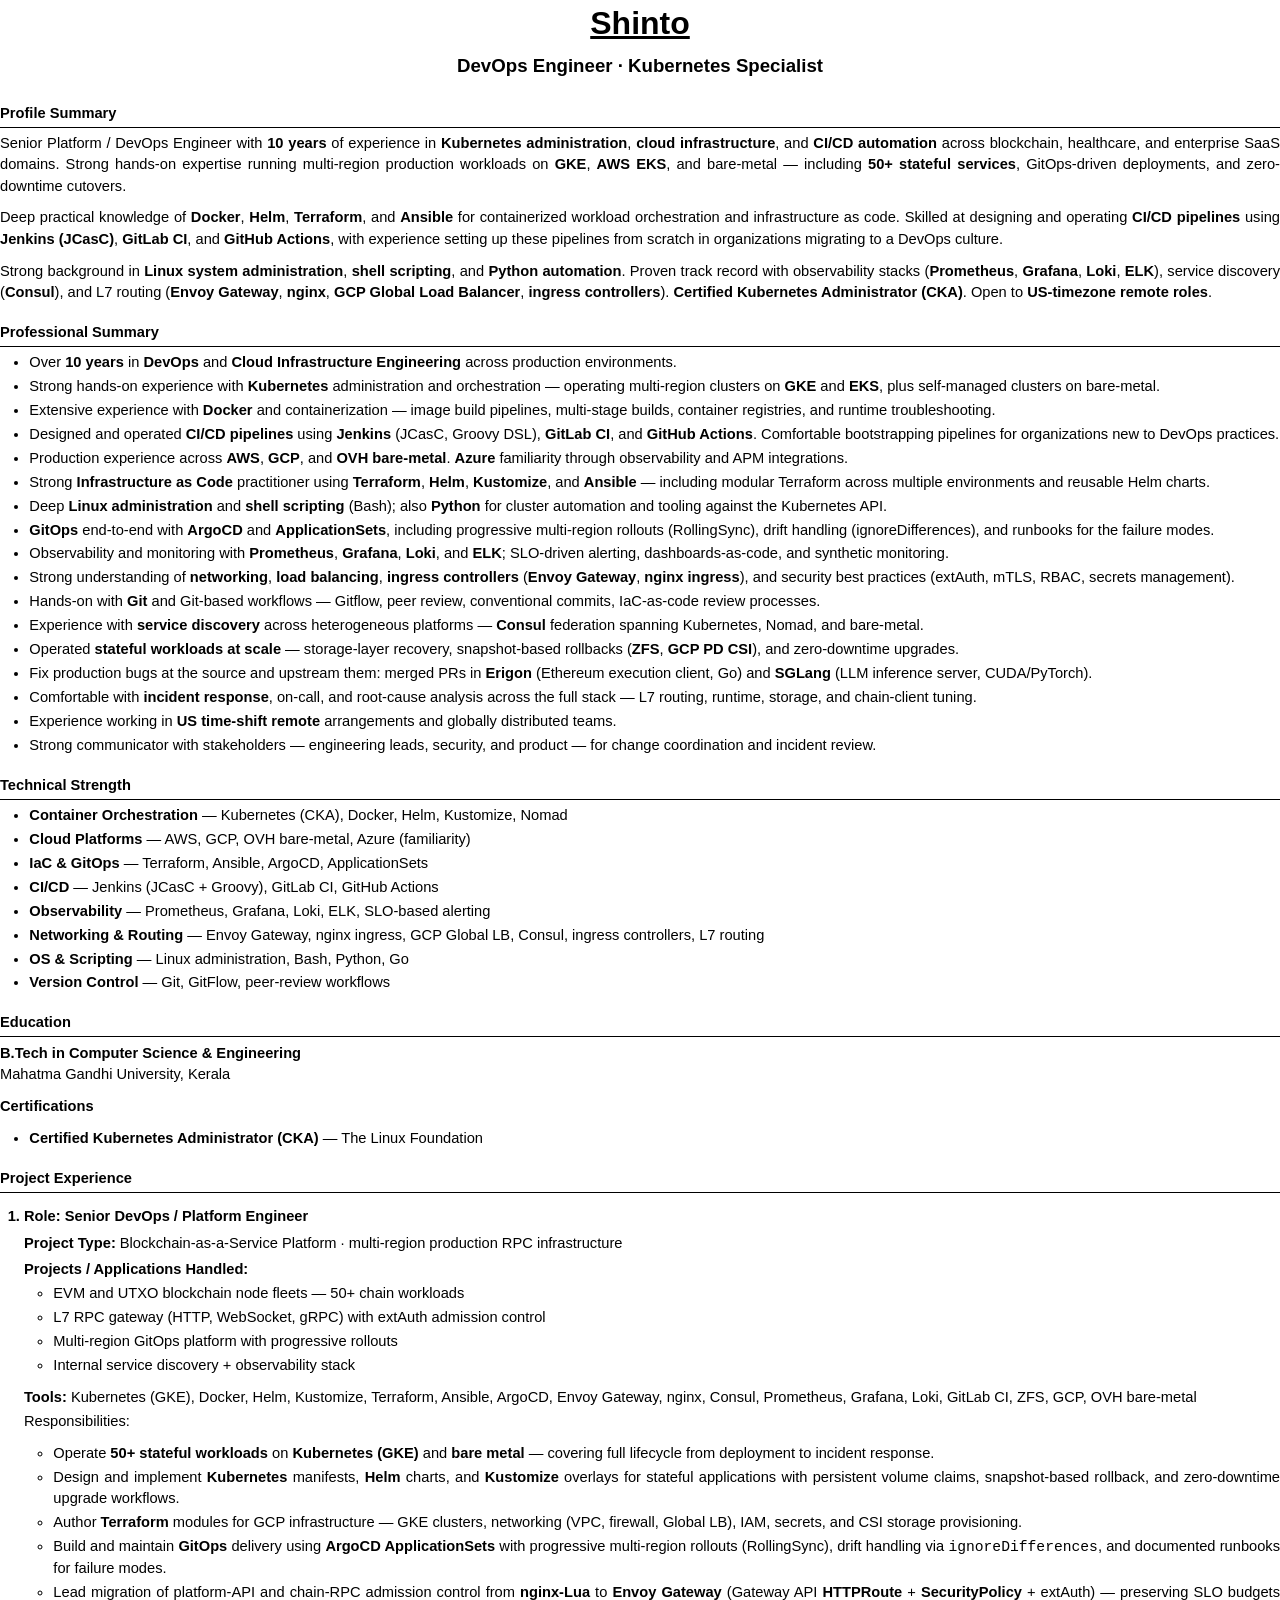
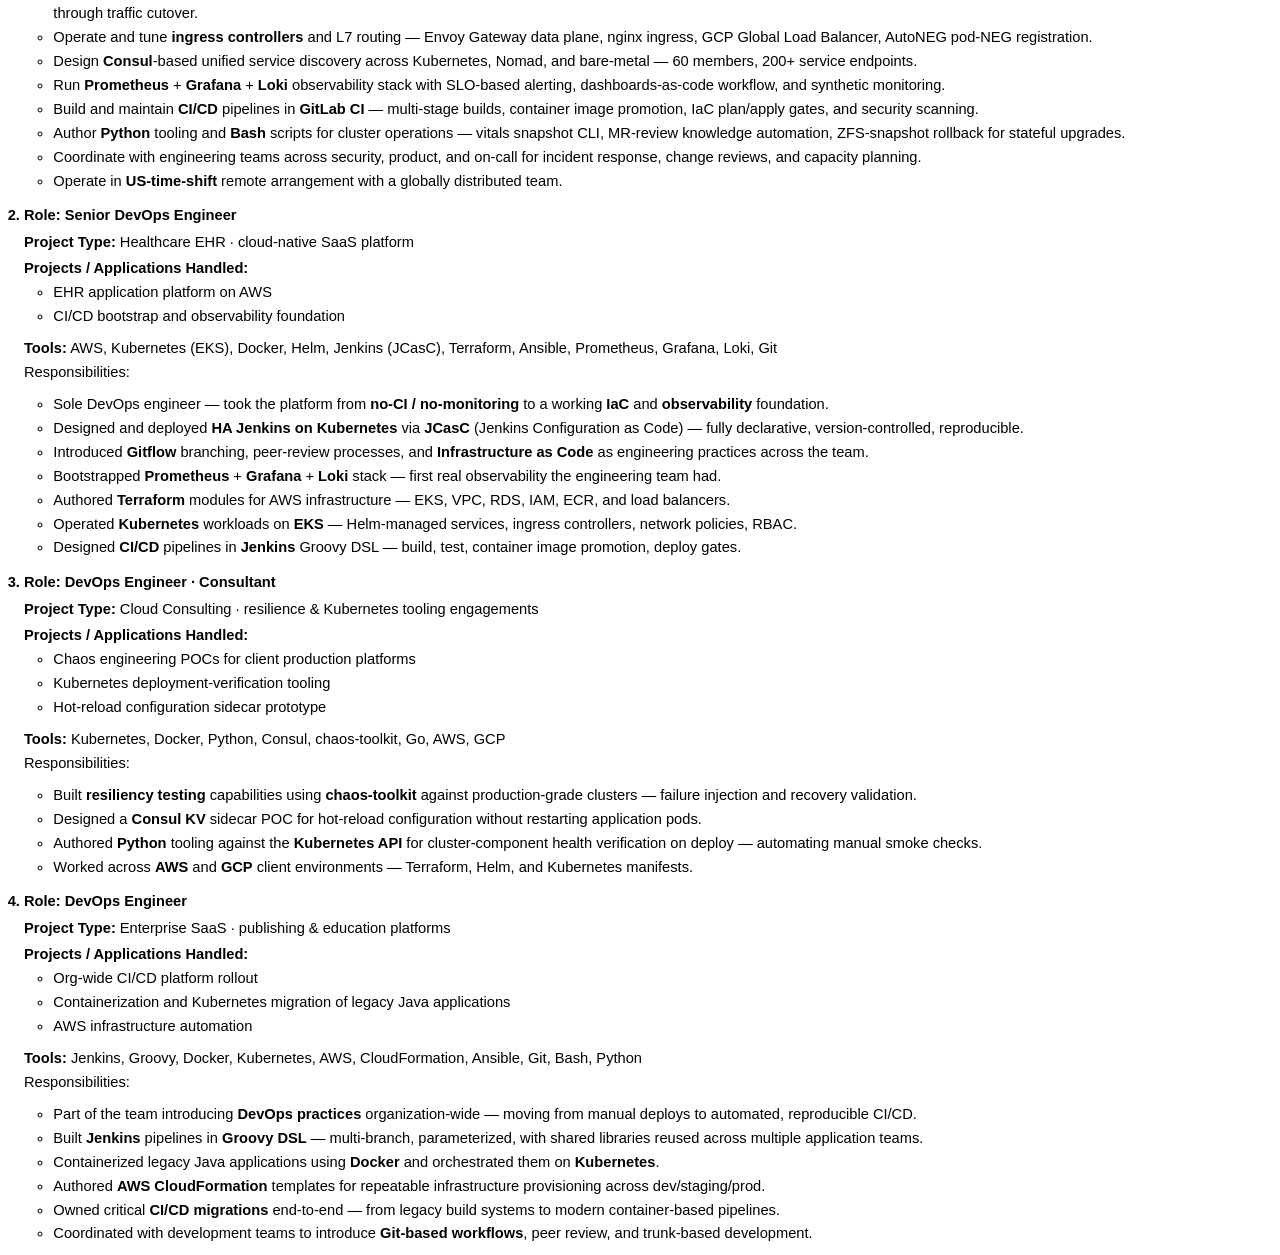
<file: variants/shinto-cv-devops.html>
<!DOCTYPE html>
<html lang="en">
<head>
<meta charset="utf-8">
<title>Shinto C V — DevOps Engineer · Kubernetes Specialist</title>
<style>
  /* Calibri-ish look. WeasyPrint will fall back to Helvetica/Arial. */
  @page { size: A4; margin: 18mm 18mm 18mm; }
  *{box-sizing:border-box}
  html,body{margin:0;color:#000;font-family:Calibri,'Carlito',Arial,sans-serif;font-size:11pt;line-height:1.45}
  h1{text-align:center;font-size:24pt;font-weight:700;text-decoration:underline;margin:0 0 4pt}
  .role{text-align:center;font-size:14pt;font-weight:700;margin:0 0 18pt}
  h2{font-size:11pt;font-weight:700;margin:14pt 0 4pt;padding-bottom:2pt;border-bottom:1px solid #000}
  p{margin:0 0 8pt;text-align:justify}
  ul{margin:0 0 8pt 0;padding-left:22pt}
  li{margin:2pt 0;text-align:justify}
  .proj{margin-top:10pt}
  .proj .meta{margin-left:18pt}
  .proj .meta b{font-weight:700}
  .proj .resp-label{margin-top:4pt;font-weight:700}
  .proj ul{padding-left:18pt;list-style-type:disc}
  .proj ul.flat{list-style-type:disc}
  .proj .inner-list{margin:2pt 0 6pt 36pt;padding-left:0}
  .proj .inner-list li{margin:0}
  .ol{margin:0;padding-left:18pt}
  .ol > li{margin:10pt 0 4pt;font-weight:700}
  .ol > li > div{font-weight:400}
</style>
</head>
<body>

<h1>Shinto</h1>
<div class="role">DevOps Engineer · Kubernetes Specialist</div>

<h2>Profile Summary</h2>
<p>Senior Platform / DevOps Engineer with <b>10 years</b> of experience in <b>Kubernetes administration</b>, <b>cloud infrastructure</b>, and <b>CI/CD automation</b> across blockchain, healthcare, and enterprise SaaS domains. Strong hands-on expertise running multi-region production workloads on <b>GKE</b>, <b>AWS EKS</b>, and bare-metal — including <b>50+ stateful services</b>, GitOps-driven deployments, and zero-downtime cutovers.</p>

<p>Deep practical knowledge of <b>Docker</b>, <b>Helm</b>, <b>Terraform</b>, and <b>Ansible</b> for containerized workload orchestration and infrastructure as code. Skilled at designing and operating <b>CI/CD pipelines</b> using <b>Jenkins (JCasC)</b>, <b>GitLab CI</b>, and <b>GitHub Actions</b>, with experience setting up these pipelines from scratch in organizations migrating to a DevOps culture.</p>

<p>Strong background in <b>Linux system administration</b>, <b>shell scripting</b>, and <b>Python automation</b>. Proven track record with observability stacks (<b>Prometheus</b>, <b>Grafana</b>, <b>Loki</b>, <b>ELK</b>), service discovery (<b>Consul</b>), and L7 routing (<b>Envoy Gateway</b>, <b>nginx</b>, <b>GCP Global Load Balancer</b>, <b>ingress controllers</b>). <b>Certified Kubernetes Administrator (CKA)</b>. Open to <b>US-timezone remote roles</b>.</p>

<h2>Professional Summary</h2>
<ul>
  <li>Over <b>10 years</b> in <b>DevOps</b> and <b>Cloud Infrastructure Engineering</b> across production environments.</li>
  <li>Strong hands-on experience with <b>Kubernetes</b> administration and orchestration — operating multi-region clusters on <b>GKE</b> and <b>EKS</b>, plus self-managed clusters on bare-metal.</li>
  <li>Extensive experience with <b>Docker</b> and containerization — image build pipelines, multi-stage builds, container registries, and runtime troubleshooting.</li>
  <li>Designed and operated <b>CI/CD pipelines</b> using <b>Jenkins</b> (JCasC, Groovy DSL), <b>GitLab CI</b>, and <b>GitHub Actions</b>. Comfortable bootstrapping pipelines for organizations new to DevOps practices.</li>
  <li>Production experience across <b>AWS</b>, <b>GCP</b>, and <b>OVH bare-metal</b>. <b>Azure</b> familiarity through observability and APM integrations.</li>
  <li>Strong <b>Infrastructure as Code</b> practitioner using <b>Terraform</b>, <b>Helm</b>, <b>Kustomize</b>, and <b>Ansible</b> — including modular Terraform across multiple environments and reusable Helm charts.</li>
  <li>Deep <b>Linux administration</b> and <b>shell scripting</b> (Bash); also <b>Python</b> for cluster automation and tooling against the Kubernetes API.</li>
  <li><b>GitOps</b> end-to-end with <b>ArgoCD</b> and <b>ApplicationSets</b>, including progressive multi-region rollouts (RollingSync), drift handling (ignoreDifferences), and runbooks for the failure modes.</li>
  <li>Observability and monitoring with <b>Prometheus</b>, <b>Grafana</b>, <b>Loki</b>, and <b>ELK</b>; SLO-driven alerting, dashboards-as-code, and synthetic monitoring.</li>
  <li>Strong understanding of <b>networking</b>, <b>load balancing</b>, <b>ingress controllers</b> (<b>Envoy Gateway</b>, <b>nginx ingress</b>), and security best practices (extAuth, mTLS, RBAC, secrets management).</li>
  <li>Hands-on with <b>Git</b> and Git-based workflows — Gitflow, peer review, conventional commits, IaC-as-code review processes.</li>
  <li>Experience with <b>service discovery</b> across heterogeneous platforms — <b>Consul</b> federation spanning Kubernetes, Nomad, and bare-metal.</li>
  <li>Operated <b>stateful workloads at scale</b> — storage-layer recovery, snapshot-based rollbacks (<b>ZFS</b>, <b>GCP PD CSI</b>), and zero-downtime upgrades.</li>
  <li>Fix production bugs at the source and upstream them: merged PRs in <b>Erigon</b> (Ethereum execution client, Go) and <b>SGLang</b> (LLM inference server, CUDA/PyTorch).</li>
  <li>Comfortable with <b>incident response</b>, on-call, and root-cause analysis across the full stack — L7 routing, runtime, storage, and chain-client tuning.</li>
  <li>Experience working in <b>US time-shift remote</b> arrangements and globally distributed teams.</li>
  <li>Strong communicator with stakeholders — engineering leads, security, and product — for change coordination and incident review.</li>
</ul>

<h2>Technical Strength</h2>
<ul>
  <li><b>Container Orchestration</b> — Kubernetes (CKA), Docker, Helm, Kustomize, Nomad</li>
  <li><b>Cloud Platforms</b> — AWS, GCP, OVH bare-metal, Azure (familiarity)</li>
  <li><b>IaC &amp; GitOps</b> — Terraform, Ansible, ArgoCD, ApplicationSets</li>
  <li><b>CI/CD</b> — Jenkins (JCasC + Groovy), GitLab CI, GitHub Actions</li>
  <li><b>Observability</b> — Prometheus, Grafana, Loki, ELK, SLO-based alerting</li>
  <li><b>Networking &amp; Routing</b> — Envoy Gateway, nginx ingress, GCP Global LB, Consul, ingress controllers, L7 routing</li>
  <li><b>OS &amp; Scripting</b> — Linux administration, Bash, Python, Go</li>
  <li><b>Version Control</b> — Git, GitFlow, peer-review workflows</li>
</ul>

<h2>Education</h2>
<p style="margin-bottom:0"><b>B.Tech in Computer Science &amp; Engineering</b></p>
<p>Mahatma Gandhi University, Kerala</p>

<p style="margin-top:6pt"><b>Certifications</b></p>
<ul>
  <li><b>Certified Kubernetes Administrator (CKA)</b> — The Linux Foundation</li>
</ul>

<h2>Project Experience</h2>

<ol class="ol">

  <li>Role: Senior DevOps / Platform Engineer
    <div class="meta">
      <p style="margin:4pt 0"><b>Project Type:</b> Blockchain-as-a-Service Platform · multi-region production RPC infrastructure</p>
      <p style="margin:2pt 0"><b>Projects / Applications Handled:</b></p>
      <ul class="inner-list">
        <li>EVM and UTXO blockchain node fleets — 50+ chain workloads</li>
        <li>L7 RPC gateway (HTTP, WebSocket, gRPC) with extAuth admission control</li>
        <li>Multi-region GitOps platform with progressive rollouts</li>
        <li>Internal service discovery + observability stack</li>
      </ul>
      <p style="margin:2pt 0"><b>Tools:</b> Kubernetes (GKE), Docker, Helm, Kustomize, Terraform, Ansible, ArgoCD, Envoy Gateway, nginx, Consul, Prometheus, Grafana, Loki, GitLab CI, ZFS, GCP, OVH bare-metal</p>

      <p class="resp-label">Responsibilities:</p>
      <ul>
        <li>Operate <b>50+ stateful workloads</b> on <b>Kubernetes (GKE)</b> and <b>bare metal</b> — covering full lifecycle from deployment to incident response.</li>
        <li>Design and implement <b>Kubernetes</b> manifests, <b>Helm</b> charts, and <b>Kustomize</b> overlays for stateful applications with persistent volume claims, snapshot-based rollback, and zero-downtime upgrade workflows.</li>
        <li>Author <b>Terraform</b> modules for GCP infrastructure — GKE clusters, networking (VPC, firewall, Global LB), IAM, secrets, and CSI storage provisioning.</li>
        <li>Build and maintain <b>GitOps</b> delivery using <b>ArgoCD ApplicationSets</b> with progressive multi-region rollouts (RollingSync), drift handling via <code>ignoreDifferences</code>, and documented runbooks for failure modes.</li>
        <li>Lead migration of platform-API and chain-RPC admission control from <b>nginx-Lua</b> to <b>Envoy Gateway</b> (Gateway API <b>HTTPRoute</b> + <b>SecurityPolicy</b> + extAuth) — preserving SLO budgets through traffic cutover.</li>
        <li>Operate and tune <b>ingress controllers</b> and L7 routing — Envoy Gateway data plane, nginx ingress, GCP Global Load Balancer, AutoNEG pod-NEG registration.</li>
        <li>Design <b>Consul</b>-based unified service discovery across Kubernetes, Nomad, and bare-metal — 60 members, 200+ service endpoints.</li>
        <li>Run <b>Prometheus</b> + <b>Grafana</b> + <b>Loki</b> observability stack with SLO-based alerting, dashboards-as-code workflow, and synthetic monitoring.</li>
        <li>Build and maintain <b>CI/CD</b> pipelines in <b>GitLab CI</b> — multi-stage builds, container image promotion, IaC plan/apply gates, and security scanning.</li>
        <li>Author <b>Python</b> tooling and <b>Bash</b> scripts for cluster operations — vitals snapshot CLI, MR-review knowledge automation, ZFS-snapshot rollback for stateful upgrades.</li>
        <li>Coordinate with engineering teams across security, product, and on-call for incident response, change reviews, and capacity planning.</li>
        <li>Operate in <b>US-time-shift</b> remote arrangement with a globally distributed team.</li>
      </ul>
    </div>
  </li>

  <li>Role: Senior DevOps Engineer
    <div class="meta">
      <p style="margin:4pt 0"><b>Project Type:</b> Healthcare EHR · cloud-native SaaS platform</p>
      <p style="margin:2pt 0"><b>Projects / Applications Handled:</b></p>
      <ul class="inner-list">
        <li>EHR application platform on AWS</li>
        <li>CI/CD bootstrap and observability foundation</li>
      </ul>
      <p style="margin:2pt 0"><b>Tools:</b> AWS, Kubernetes (EKS), Docker, Helm, Jenkins (JCasC), Terraform, Ansible, Prometheus, Grafana, Loki, Git</p>

      <p class="resp-label">Responsibilities:</p>
      <ul>
        <li>Sole DevOps engineer — took the platform from <b>no-CI / no-monitoring</b> to a working <b>IaC</b> and <b>observability</b> foundation.</li>
        <li>Designed and deployed <b>HA Jenkins on Kubernetes</b> via <b>JCasC</b> (Jenkins Configuration as Code) — fully declarative, version-controlled, reproducible.</li>
        <li>Introduced <b>Gitflow</b> branching, peer-review processes, and <b>Infrastructure as Code</b> as engineering practices across the team.</li>
        <li>Bootstrapped <b>Prometheus</b> + <b>Grafana</b> + <b>Loki</b> stack — first real observability the engineering team had.</li>
        <li>Authored <b>Terraform</b> modules for AWS infrastructure — EKS, VPC, RDS, IAM, ECR, and load balancers.</li>
        <li>Operated <b>Kubernetes</b> workloads on <b>EKS</b> — Helm-managed services, ingress controllers, network policies, RBAC.</li>
        <li>Designed <b>CI/CD</b> pipelines in <b>Jenkins</b> Groovy DSL — build, test, container image promotion, deploy gates.</li>
      </ul>
    </div>
  </li>

  <li>Role: DevOps Engineer · Consultant
    <div class="meta">
      <p style="margin:4pt 0"><b>Project Type:</b> Cloud Consulting · resilience &amp; Kubernetes tooling engagements</p>
      <p style="margin:2pt 0"><b>Projects / Applications Handled:</b></p>
      <ul class="inner-list">
        <li>Chaos engineering POCs for client production platforms</li>
        <li>Kubernetes deployment-verification tooling</li>
        <li>Hot-reload configuration sidecar prototype</li>
      </ul>
      <p style="margin:2pt 0"><b>Tools:</b> Kubernetes, Docker, Python, Consul, chaos-toolkit, Go, AWS, GCP</p>

      <p class="resp-label">Responsibilities:</p>
      <ul>
        <li>Built <b>resiliency testing</b> capabilities using <b>chaos-toolkit</b> against production-grade clusters — failure injection and recovery validation.</li>
        <li>Designed a <b>Consul KV</b> sidecar POC for hot-reload configuration without restarting application pods.</li>
        <li>Authored <b>Python</b> tooling against the <b>Kubernetes API</b> for cluster-component health verification on deploy — automating manual smoke checks.</li>
        <li>Worked across <b>AWS</b> and <b>GCP</b> client environments — Terraform, Helm, and Kubernetes manifests.</li>
      </ul>
    </div>
  </li>

  <li>Role: DevOps Engineer
    <div class="meta">
      <p style="margin:4pt 0"><b>Project Type:</b> Enterprise SaaS · publishing &amp; education platforms</p>
      <p style="margin:2pt 0"><b>Projects / Applications Handled:</b></p>
      <ul class="inner-list">
        <li>Org-wide CI/CD platform rollout</li>
        <li>Containerization and Kubernetes migration of legacy Java applications</li>
        <li>AWS infrastructure automation</li>
      </ul>
      <p style="margin:2pt 0"><b>Tools:</b> Jenkins, Groovy, Docker, Kubernetes, AWS, CloudFormation, Ansible, Git, Bash, Python</p>

      <p class="resp-label">Responsibilities:</p>
      <ul>
        <li>Part of the team introducing <b>DevOps practices</b> organization-wide — moving from manual deploys to automated, reproducible CI/CD.</li>
        <li>Built <b>Jenkins</b> pipelines in <b>Groovy DSL</b> — multi-branch, parameterized, with shared libraries reused across multiple application teams.</li>
        <li>Containerized legacy Java applications using <b>Docker</b> and orchestrated them on <b>Kubernetes</b>.</li>
        <li>Authored <b>AWS CloudFormation</b> templates for repeatable infrastructure provisioning across dev/staging/prod.</li>
        <li>Owned critical <b>CI/CD migrations</b> end-to-end — from legacy build systems to modern container-based pipelines.</li>
        <li>Coordinated with development teams to introduce <b>Git-based workflows</b>, peer review, and trunk-based development.</li>
      </ul>
    </div>
  </li>

</ol>

</body>
</html>
</file>
<file: styles/main.css>
@import url('https://fonts.googleapis.com/css2?family=Readex+Pro:wght@300;400;500;600;700&display=swap');

:root{
    --mainTextColor-light:#000;
    --secondaryTextColor-light:rgb(51 51 51);
    --mainLinkColor-light:#0da2b8;
    --mainBorderColor-light:rgb(218, 218, 218);
    --mainBgColor-light:rgb(249, 250,251);

    --mainTextColor-dark:#fff;
    --secondaryTextColor-dark:#adb0b1;
    --mainLinkColor-dark:rgb(30, 190,214);
    --mainBorderColor-dark:#2b3031;
    --mainBgColor-dark:#131415;
    
    --mainTextColor:var(--mainTextColor-dark);
    --secondaryTextColor:var(--secondaryTextColor-dark);
    --mainLinkColor:var(--mainLinkColor-dark);
    --mainBorderColor:var(--mainBorderColor-dark);
    --mainBgColor:var(--mainBgColor-dark);

}


*{
    font-family: 'Readex Pro';
    line-height: 1.5em;
    box-sizing: border-box;
    color: var(--mainTextColor);
    
}

body{
    background-color: var(--mainBgColor);            
}

p, span, li{
    color: var(--secondaryTextColor);
    font-size: 1em;
}

a{
    text-decoration: none;
    color: var(--mainLinkColor);
    font-weight: 500;
}

li{
    line-height: 1.9em;
}

#container--main{
    max-width: 700px;
    margin: 0 auto;
    padding: 1em;
}

.section--page{
    padding-top: 1em;
    padding-bottom: 1em;
}

#wrapper--hero{
    display: flex;
    align-items: center;
    gap: 4em;
}

#bio, a{
    font-weight: 300;
}

#user-name{
    font-size: 48px;
    line-height: 1em;
}

#profile-pic{
    width: 150px;
    height: 150px;
    object-fit: cover;
    border-radius: 50%;
}

#email{
    color: var(--mainTextColor);
}

#socials--list{
    display: flex;
    justify-content: space-between;
    column-gap: 1em;
    flex-wrap: wrap;
}

#socials--list a{
    font-weight: 300;
    color: var(--secondaryTextColor);
    font-size: 0.9em;
    transition: 0.3s;
}

#socials--list a:hover{
    font-weight: 100;
    color: var(--mainLinkColor);
    font-size: 0.9em;
}

#qualifications--list{
    list-style: none;
}

#wrapper--techstack__items{
    display: flex;
    flex-wrap: wrap;
    gap: 1em;
    font-size: 0.9em;
}

.card--techstack{
    border: 1px solid var(--mainBorderColor);
    border-radius: 5px;
    padding: 0.5em 1em;
    align-items: center;
}

.card--project{
    padding-top: 1em;
    padding-bottom: 1em;
    border-top: 1px solid var(--mainBorderColor);
}

.card--project a{
    color: var(--mainTextColor);

    transition: 0.3s;
}

.card--project a:hover{
    color: rgb(30, 190,214);

}

.card--work-history{
    border-left: 1px solid var(--mainBorderColor);
    margin-top: 3em;
    margin-bottom: 3em;
    padding-left: 2em;
}

.line-break{
    background-color: var(--mainBorderColor);
    height: 1px;
}


@media(max-width:600px){

    .section--page{
        padding-top: 1em;
        padding-bottom: 1em;
    }

    #wrapper--hero{
        display: flex;
        align-items: center;
        gap: 1em;
    }

    #profile-pic{
        width: 200px;
        height: 200px;
    }

    #wrapper--hero{
        flex-direction: column;
    }

    .card--work-history{
        border-left: none;
        padding-left: 0;
    }
}
</file>
